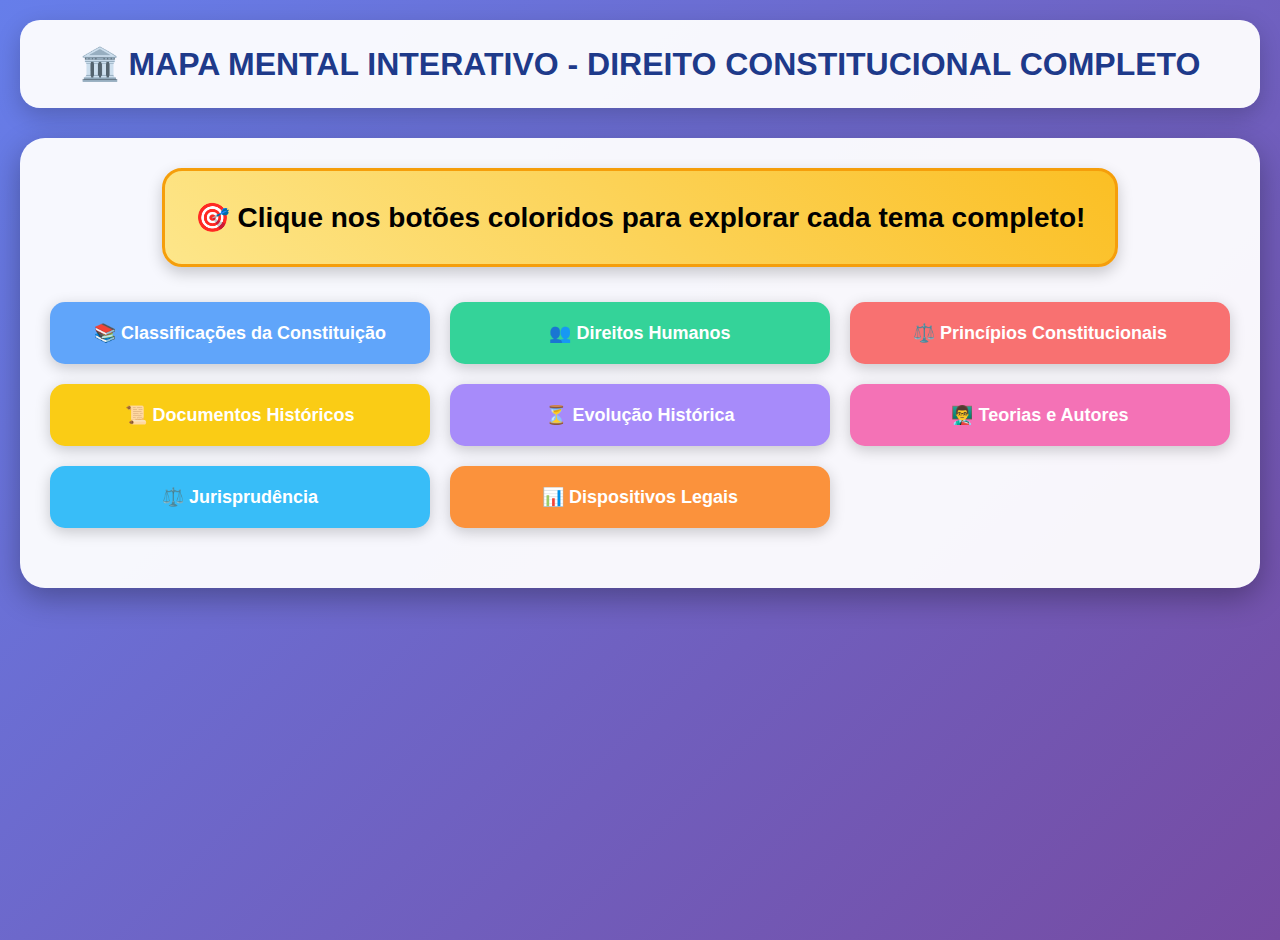
<file: MAPA MENTAL CONSTITUCIONAL.html>
<!DOCTYPE html>
<html lang="pt-BR">
<head>
<meta charset="UTF-8">
<title>Mapa Mental Interativo - Direito Constitucional COMPLETO</title>
<style>
  body { 
    font-family: 'Segoe UI', Arial, sans-serif; 
    background: linear-gradient(135deg, #667eea 0%, #764ba2 100%);
    margin: 0; 
    padding: 20px; 
    text-align: center; 
    min-height: 100vh;
  }
  
  header { 
    background: rgba(255, 255, 255, 0.95); 
    color: #1e3a8a; 
    padding: 25px; 
    font-size: 32px; 
    font-weight: bold; 
    border-radius: 20px;
    margin-bottom: 30px;
    box-shadow: 0 8px 25px rgba(0,0,0,0.2);
  }
  
  .container { 
    margin: 20px auto; 
    max-width: 1400px; 
    background: rgba(255, 255, 255, 0.95);
    padding: 30px;
    border-radius: 25px;
    box-shadow: 0 10px 30px rgba(0,0,0,0.3);
  }
  
  .central { 
    background: linear-gradient(45deg, #fde68a, #fbbf24);
    padding: 30px; 
    border-radius: 20px; 
    display: inline-block; 
    font-weight: bold; 
    font-size: 28px; 
    margin-bottom: 35px;
    box-shadow: 0 6px 15px rgba(0,0,0,0.2);
    border: 3px solid #f59e0b;
  }
  
  .topics-grid {
    display: grid;
    grid-template-columns: repeat(auto-fit, minmax(300px, 1fr));
    gap: 20px;
    margin-bottom: 30px;
  }
  
  .topic { 
    cursor: pointer; 
    padding: 20px 25px; 
    border-radius: 15px; 
    color: white; 
    font-weight: bold; 
    font-size: 18px;
    transition: all 0.3s ease;
    border: none;
    box-shadow: 0 4px 15px rgba(0,0,0,0.2);
    display: flex;
    align-items: center;
    justify-content: center;
    gap: 10px;
  }
  
  .topic:hover { 
    transform: translateY(-5px) scale(1.05);
    box-shadow: 0 8px 25px rgba(0,0,0,0.3);
  }
  
  .explicacao { 
    display: none; 
    margin: 30px auto; 
    padding: 30px; 
    background: white; 
    border: 3px solid #e5e7eb; 
    border-radius: 20px; 
    width: 95%; 
    text-align: left; 
    box-shadow: 0 8px 25px rgba(0,0,0,0.15);
  }
  
  .subtopics-grid {
    display: grid;
    grid-template-columns: repeat(auto-fit, minmax(250px, 1fr));
    gap: 15px;
    margin: 20px 0;
  }
  
  .subtopic { 
    cursor: pointer; 
    padding: 15px 20px; 
    border-radius: 12px; 
    background: #e0f2fe; 
    display: flex;
    align-items: center;
    justify-content: center;
    font-weight: bold; 
    transition: all 0.3s ease;
    border: 2px solid transparent;
    gap: 8px;
  }
  
  .subtopic:hover { 
    background: #93c5fd; 
    color: white;
    transform: translateY(-3px);
    border-color: #3b82f6;
  }
  
  .subexplicacao { 
    display: none; 
    margin: 20px 0; 
    padding: 25px; 
    background: #f8fafc; 
    border-left: 6px solid #2563eb; 
    border-radius: 12px;
    box-shadow: 0 4px 15px rgba(0,0,0,0.1);
  }
  
  h3 { 
    color: #111827; 
    margin-top: 0; 
    font-size: 28px;
    border-bottom: 3px solid #3b82f6;
    padding-bottom: 10px;
    margin-bottom: 25px;
  }
  
  h4 {
    color: #1e40af;
    margin: 20px 0 15px 0;
    font-size: 22px;
  }
  
  .conceito-box {
    background: #f0f9ff;
    padding: 20px;
    border-radius: 12px;
    margin: 15px 0;
    border-left: 5px solid #0369a1;
  }
  
  .autor-box {
    background: #fef7ed;
    padding: 18px;
    border-radius: 10px;
    margin: 12px 0;
    border-left: 5px solid #ea580c;
  }
  
  .doutrina-box {
    background: #faf5ff;
    padding: 18px;
    border-radius: 10px;
    margin: 12px 0;
    border-left: 5px solid #7c3aed;
  }
  
  .jurisprudencia-box {
    background: #f0fdf4;
    padding: 18px;
    border-radius: 10px;
    margin: 12px 0;
    border-left: 5px solid #16a34a;
  }
  
  .btn-voltar {
    background: #6b7280;
    color: white;
    padding: 12px 25px;
    border: none;
    border-radius: 10px;
    cursor: pointer;
    font-weight: bold;
    margin-top: 20px;
    transition: all 0.3s ease;
  }
  
  .btn-voltar:hover {
    background: #4b5563;
    transform: translateY(-2px);
  }
</style>
</head>
<body>

<header>🏛️ MAPA MENTAL INTERATIVO - DIREITO CONSTITUCIONAL COMPLETO</header>

<div class="container">
  <div class="central">🎯 Clique nos botões coloridos para explorar cada tema completo!</div>

  <!-- GRADE DE BOTÕES PRINCIPAIS -->
  <div class="topics-grid">
    <button class="topic" style="background:#60a5fa;" onclick="mostrar('classificacao')">📚 Classificações da Constituição</button>
    <button class="topic" style="background:#34d399;" onclick="mostrar('direitos')">👥 Direitos Humanos</button>
    <button class="topic" style="background:#f87171;" onclick="mostrar('principios')">⚖️ Princípios Constitucionais</button>
    <button class="topic" style="background:#facc15;" onclick="mostrar('documentos')">📜 Documentos Históricos</button>
    <button class="topic" style="background:#a78bfa;" onclick="mostrar('evolucao')">⏳ Evolução Histórica</button>
    <button class="topic" style="background:#f472b6;" onclick="mostrar('autores')">👨‍🏫 Teorias e Autores</button>
    <button class="topic" style="background:#38bdf8;" onclick="mostrar('juris')">⚖️ Jurisprudência</button>
    <button class="topic" style="background:#fb923c;" onclick="mostrar('dispositivos')">📊 Dispositivos Legais</button>
  </div>

  <!-- SEÇÃO: CLASSIFICAÇÕES DA CONSTITUIÇÃO -->
  <div id="classificacao" class="explicacao">
    <h3>📚 CLASSIFICAÇÕES DA CONSTITUIÇÃO</h3>
    
    <div class="subtopics-grid">
      <div class="subtopic" onclick="mostrarSub('origem')">🎯 Quanto à Origem</div>
      <div class="subtopic" onclick="mostrarSub('forma')">📝 Quanto à Forma</div>
      <div class="subtopic" onclick="mostrarSub('extensao')">⚖️ Quanto à Extensão</div>
      <div class="subtopic" onclick="mostrarSub('conteudo')">🔍 Quanto ao Conteúdo</div>
      <div class="subtopic" onclick="mostrarSub('alterabilidade')">🔄 Quanto à Alterabilidade</div>
      <div class="subtopic" onclick="mostrarSub('elaboracao')">🔬 Modo de Elaboração</div>
      <div class="subtopic" onclick="mostrarSub('sistematica')">📊 Quanto à Sistemática</div>
      <div class="subtopic" onclick="mostrarSub('dogmatica')">💡 Quanto à Dogmática</div>
      <div class="subtopic" onclick="mostrarSub('ontologica')">🎭 Critério Ontológico</div>
      <div class="subtopic" onclick="mostrarSub('sistema')">⚖️ Quanto ao Sistema</div>
      <div class="subtopic" onclick="mostrarSub('funcao')">🎯 Quanto à Função</div>
      <div class="subtopic" onclick="mostrarSub('decretacao')">🌍 Origem da Decretação</div>
    </div>

    <!-- SUBSESSÕES -->
    <div id="origem" class="subexplicacao">
      <h4>🎯 Classificação Quanto à ORIGEM</h4>
      <div class="conceito-box">
        <p><strong>🛑 OUTORGADA:</strong> Constituição imposta unilateralmente pelo detentor do poder, sem participação popular. Exemplo: Constituições de 1824, 1937 e 1967 no Brasil.</p>
        <p><strong>✅ PROMULGADA:</strong> Elaborada democraticamente por Assembleia Constituinte eleita pelo povo. Exemplo: CF/88.</p>
        <p><strong>👑 CESARISTA:</strong> Participação popular apenas para ratificar vontade do governante, sem efetiva deliberação democrática.</p>
        <p><strong>🤝 PACTUADA:</strong> Resultado de acordo entre forças políticas rivais. Exemplo: Constituição espanhola de 1978.</p>
      </div>
    </div>

    <div id="forma" class="subexplicacao">
      <h4>📝 Classificação Quanto à FORMA</h4>
      <div class="conceito-box">
        <p><strong>📄 ESCRITA (Instrumental):</strong> Constituição codificada em documento único e sistematizado. Exemplo: CF/88.</p>
        <p><strong>📚 COSTUMEIRA (Não-escrita):</strong> Baseada em tradições, costumes e documentos esparsos. Exemplo clássico: Constituição da Inglaterra.</p>
      </div>
    </div>

    <div id="extensao" class="subexplicacao">
      <h4>⚖️ Classificação Quanto à EXTENSÃO</h4>
      <div class="conceito-box">
        <p><strong>✍️ SINTÉTICA:</strong> Constituição concisa, com apenas princípios fundamentais. Exemplo: Constituição dos EUA.</p>
        <p><strong>📖 ANALÍTICA:</strong> Constituição detalhada que regulamenta minuciosamente diversos temas. Exemplo: CF/88 (uma das mais extensas do mundo).</p>
        <p><em>Exemplo de norma analítica: Art. 242, §2º da CF/88 que trata do Colégio Pedro II.</em></p>
      </div>
    </div>

    <div id="conteudo" class="subexplicacao">
      <h4>🔍 Classificação Quanto ao CONTEÚDO</h4>
      <div class="conceito-box">
        <p><strong>📌 SENTIDO MATERIAL:</strong> Aborda o conteúdo essencial - estrutura do Estado, organização dos poderes e direitos fundamentais.</p>
        <p><strong>🏷️ SENTIDO FORMAL:</strong> Considera o processo de elaboração e posição hierárquica. Qualquer norma no texto constitucional tem caráter constitucional.</p>
        <p><em>A CF/88 é formal!</em></p>
      </div>
    </div>

    <div id="alterabilidade" class="subexplicacao">
      <h4>🔄 Classificação Quanto à ALTERABILIDADE</h4>
      <div class="conceito-box">
        <p><strong>🔒 RÍGIDA:</strong> Exige processo legislativo mais solene para alteração (Art. 60 da CF/88).</p>
        <p><strong>🔓 FLEXÍVEL:</strong> Pode ser alterada pelo mesmo processo das leis ordinárias.</p>
        <p><strong>⚖️ SEMIRRÍGIDA:</strong> Combina rigidez e flexibilidade (ex: Constituição de 1824).</p>
        <p><strong>🚫 SUPERRÍGIDA:</strong> Possui cláusulas pétreas (Art. 60, §4º da CF/88).</p>
        <p><strong>🔄 FIXAS:</strong> Só podem ser alteradas pelo poder constituinte originário.</p>
      </div>
    </div>

    <div id="elaboracao" class="subexplicacao">
      <h4>🔬 Classificação Quanto ao MODO DE ELABORAÇÃO</h4>
      <div class="conceito-box">
        <p><strong>🎯 DOGMÁTICA:</strong> Elaborada de forma reflexiva e sistemática por assembleias constituintes. Exemplo: CF/88.</p>
        <p><strong>📜 HISTÓRICA:</strong> Formada gradualmente pela tradição e costumes. Exemplo: Constituição inglesa.</p>
      </div>
    </div>

    <div id="sistematica" class="subexplicacao">
      <h4>📊 Classificação Quanto à SISTEMÁTICA</h4>
      <div class="conceito-box">
        <p><strong>📦 REDUZIDA (Unitária):</strong> Código único e sistemático. Exemplo: Constituições brasileiras.</p>
        <p><strong>📑 VARIADA (Esparsa):</strong> Fragmentada em vários documentos. Exemplo: Constituições belga (1830) e francesa (1875).</p>
      </div>
    </div>

    <div id="dogmatica" class="subexplicacao">
      <h4>💡 Classificação Quanto à DOGMÁTICA</h4>
      <div class="conceito-box">
        <p><strong>🔴 ORTODOXA:</strong> Fundada em uma única ideologia. Exemplo: Constituições socialistas.</p>
        <p><strong>🌈 ECLÉTICA (Compromissória):</strong> Sintetiza diferentes ideologias. Exemplo: CF/88.</p>
      </div>
    </div>

    <div id="ontologica" class="subexplicacao">
      <h4>🎭 Classificação ONTOLÓGICA (Karl Loewenstein)</h4>
      <div class="conceito-box">
        <p><strong>📌 NORMATIVA:</strong> Constituição ideal, plenamente eficaz e internalizada.</p>
        <p><strong>🏷️ NOMINALISTA:</strong> Constituição de fachada, sem correspondência com a realidade.</p>
        <p><strong>🎭 SEMÂNTICA:</strong> Instrumentalizada para legitimar poder autoritário.</p>
      </div>
    </div>

    <div id="sistema" class="subexplicacao">
      <h4>⚖️ Classificação Quanto ao SISTEMA</h4>
      <div class="conceito-box">
        <p><strong>🎯 PRINCIPIOLÓGICA:</strong> Predomínio de princípios constitucionais abstratos. Exemplo: CF/88.</p>
        <p><strong>📋 PRECEITUAL:</strong> Predomínio de regras concretas e detalhadas. Exemplo: Constituição mexicana.</p>
      </div>
    </div>

    <div id="funcao" class="subexplicacao">
      <h4>🎯 Classificação Quanto à FUNÇÃO</h4>
      <div class="conceito-box">
        <p><strong>⏱️ PROVISÓRIA:</strong> Constituição de transição entre regimes políticos.</p>
        <p><strong>🏛️ DEFINITIVA:</strong> Constituição de duração indeterminada, ordem constitucional permanente.</p>
      </div>
    </div>

    <div id="decretacao" class="subexplicacao">
      <h4>🌍 Classificação Quanto à ORIGEM DA DECRETAÇÃO</h4>
      <div class="conceito-box">
        <p><strong>🌐 HETEROCONSTITUIÇÃO:</strong> Imposta por agente externo (potência estrangeira, ONU).</p>
        <p><strong>🇧🇷 AUTOCONSTITUIÇÃO:</strong> Elaborada internamente pelo povo (assembleia constituinte ou movimento revolucionário).</p>
      </div>
    </div>

    <button class="btn-voltar" onclick="ocultarTudo()">⬅️ Voltar ao Menu Principal</button>
  </div>

  <!-- SEÇÃO: DIREITOS HUMANOS -->
  <div id="direitos" class="explicacao">
    <h3>👥 DIREITOS HUMANOS - TEORIA COMPLETA</h3>
    
    <div class="subtopics-grid">
      <div class="subtopic" onclick="mostrarSub('geracoes')">📅 Gerações/Dimensões</div>
      <div class="subtopic" onclick="mostrarSub('status')">🎯 Status de Jellinek</div>
      <div class="subtopic" onclick="mostrarSub('conceito')">🔍 Conceito Fundamental</div>
      <div class="subtopic" onclick="mostrarSub('terminologia')">📝 Terminologia</div>
    </div>

    <div id="geracoes" class="subexplicacao">
      <h4>📅 GERAÇÕES/DIMENSÕES DOS DIREITOS HUMANOS</h4>
      <div class="conceito-box">
        <p><strong>1️⃣ PRIMEIRA GERAÇÃO - DIREITOS DE LIBERDADE:</strong> Direitos civis e políticos. Marcos: Revoluções Americana e Francesa. Exigem abstenção estatal.</p>
        <p><strong>2️⃣ SEGUNDA GERAÇÃO - DIREITOS DE IGUALDADE:</strong> Direitos econômicos, sociais e culturais. Surge com o Estado Social. Exigem ação positiva do Estado.</p>
        <p><strong>3️⃣ TERCEIRA GERAÇÃO - DIREITOS DE SOLIDARIEDADE:</strong> Direitos difusos e coletivos (meio ambiente, paz, desenvolvimento).</p>
        <p><strong>4️⃣ QUARTA GERAÇÃO:</strong> Direitos à democracia, informação e pluralismo (Bonavides) OU direitos da biotecnologia (Bobbio).</p>
        <p><strong>5️⃣ QUINTA GERAÇÃO:</strong> Direito à paz internacional (Bonavides).</p>
        <p><strong>6️⃣ SEXTA GERAÇÃO:</strong> Democracia, pluralismo, direito à informação e água potável (Bulos).</p>
        <p><strong>7️⃣ SÉTIMA GERAÇÃO:</strong> Direitos digitais e acesso à internet (PEC 8/2020).</p>
      </div>
    </div>

    <div id="status" class="subexplicacao">
      <h4>🎯 STATUS DE JELLINEK</h4>
      <div class="conceito-box">
        <p><strong>➕ STATUS POSITIVO:</strong> Direito a exigir prestações do Estado.</p>
        <p><strong>➖ STATUS NEGATIVO:</strong> Direito de não sofrer interferência estatal.</p>
        <p><strong>🛑 STATUS PASSIVO:</strong> Situação de sujeição ao Estado.</p>
        <p><strong>✅ STATUS ATIVO:</strong> Direito de participar da formação da vontade estatal.</p>
      </div>
    </div>

    <div id="conceito" class="subexplicacao">
      <h4>🔍 CONCEITO DE DIREITOS HUMANOS</h4>
      <div class="conceito-box">
        <p><strong>Definição ONU:</strong> "Garantias jurídicas universais que protegem indivíduos e grupos contra ações ou omissões dos governos que atentem contra a dignidade humana".</p>
        <p>Direitos Essenciais, Liberdades Públicas, Direitos do Homem, Direitos Humanos Fundamentais.</p>
      </div>
    </div>

    <div id="terminologia" class="subexplicacao">
      <h4>📝 TERMINOLOGIA - DIFERENÇAS CONCEITUAIS</h4>
      <div class="conceito-box">
        <p><strong>🌍 DIREITOS HUMANOS:</strong> Reconhecidos internacionalmente.</p>
        <p><strong>🇧🇷 DIREITOS FUNDAMENTAIS:</strong> Positivados na Constituição de cada Estado.</p>
        <p><strong>📜 DIREITOS FUNDAMENTAIS ATÍPICOS:</strong> Não expressamente enumerados, mas decorrentes do regime e princípios constitucionais (Art. 5º, §2º, CF/88).</p>
      </div>
    </div>

    <button class="btn-voltar" onclick="ocultarTudo()">⬅️ Voltar ao Menu Principal</button>
  </div>

  <!-- SEÇÃO: PRINCÍPIOS CONSTITUCIONAIS -->
  <div id="principios" class="explicacao">
    <h3>⚖️ PRINCÍPIOS CONSTITUCIONAIS FUNDAMENTAIS</h3>
    
    <div class="subtopics-grid">
      <div class="subtopic" onclick="mostrarSub('retrocesso')">🔄 Proibição ao Retrocesso</div>
      <div class="subtopic" onclick="mostrarSub('reserva')">💰 Reserva do Possível</div>
      <div class="subtopic" onclick="mostrarSub('ponderacao')">⚖️ Ponderação</div>
      <div class="subtopic" onclick="mostrarSub('atipicos')">📜 Direitos Atípicos</div>
      <div class="subtopic" onclick="mostrarSub('norteadores')">🎯 Princípios Norteadores</div>
    </div>

    <div id="retrocesso" class="subexplicacao">
      <h4>🔄 PROIBIÇÃO AO RETROCESSO</h4>
      <div class="conceito-box">
        <p><strong>Conceito:</strong> Vedação à supressão ou redução de direitos fundamentais já consolidados.</p>
        <p><strong>Base Legal:</strong> Art. 30 da Declaração Universal dos Direitos Humanos (1948).</p>
        <p><strong>Doutrina:</strong> Gomes Canotilho - "núcleo essencial dos direitos já realizados não pode ser suprimido sem alternativas compensatórias".</p>
        <p><strong>Jurisprudência:</strong> Ricardo Lewandowski (STF) - direitos fundamentais não podem ser simplesmente suprimidos.</p>
      </div>
    </div>

    <div id="reserva" class="subexplicacao">
      <h4>💰 RESERVA DO POSSÍVEL vs MÍNIMO EXISTENCIAL</h4>
      <div class="conceito-box">
        <p><strong>RESERVA DO POSSÍVEL:</strong> Estado só deve realizar o que está dentro de seus limites orçamentários.</p>
        <p><strong>MÍNIMO EXISTENCIAL:</strong> Conjunto de bens materiais e imateriais indispensáveis para vida digna.</p>
        <p><strong>Tensão:</strong> Discussão entre limitações orçamentárias e direitos fundamentais essenciais.</p>
      </div>
    </div>

    <div id="ponderacao" class="subexplicacao">
      <h4>⚖️ PONDERAÇÃO (Robert Alexy)</h4>
      <div class="conceito-box">
        <p><strong>Teoria da Ponderação:</strong> Solução de conflitos entre princípios constitucionais através da proporcionalidade.</p>
        <p><strong>Objetivo:</strong> Maximizar a realização de ambos os princípios em conflito.</p>
        <p><strong>Aplicação:</strong> Em caso de colisão, busca-se decisão menos onerosa possível à parte derrotada.</p>
      </div>
    </div>

    <div id="atipicos" class="subexplicacao">
      <h4>📜 DIREITOS FUNDAMENTAIS ATÍPICOS</h4>
      <div class="conceito-box">
        <p><strong>Base Legal:</strong> Art. 5º, §2º da CF/88 - "Os direitos e garantias expressos nesta Constituição não excluem outros decorrentes do regime e dos princípios por ela adotados".</p>
        <p><strong>Conceito:</strong> Direitos não expressamente enumerados, mas decorrentes do sistema constitucional.</p>
        <p><strong>Doutrina:</strong> Eduardo Rodrigues dos Santos - ampliação da proteção dos direitos fundamentais.</p>
      </div>
    </div>

    <div id="norteadores" class="subexplicacao">
      <h4>🎯 PRINCÍPIOS NORTEADORES</h4>
      <div class="conceito-box">
        <p><strong>⚖️ RAZOABILIDADE:</strong> Proporcionalidade e adequação nas decisões.</p>
        <p><strong>🚫 PROIBIÇÃO DO EXCESSO:</strong> Vedação a medidas desnecessárias ou excessivas.</p>
        <p><strong>⚖️ EQUIDADE:</strong> Justiça e igualdade no tratamento.</p>
        <p><em>Ferramentas hermenêuticas essenciais para solução de controvérsias constitucionais.</em></p>
      </div>
    </div>

    <button class="btn-voltar" onclick="ocultarTudo()">⬅️ Voltar ao Menu Principal</button>
  </div>

  <!-- SEÇÃO: DOCUMENTOS HISTÓRICOS -->
  <div id="documentos" class="explicacao">
    <h3>📜 DOCUMENTOS HISTÓRICOS FUNDAMENTAIS</h3>
    
    <div class="subtopics-grid">
      <div class="subtopic" onclick="mostrarSub('hamurabi')">◼️ Código de Hamurábi</div>
      <div class="subtopic" onclick="mostrarSub('torah')">📖 Torah</div>
      <div class="subtopic" onclick="mostrarSub('magna')">👑 Magna Carta</div>
      <div class="subtopic" onclick="mostrarSub('mexicana')">🇲🇽 Constituição Mexicana</div>
      <div class="subtopic" onclick="mostrarSub('weimar')">🇩🇪 Constituição de Weimar</div>
      <div class="subtopic" onclick="mostrarSub('internacional')">🌍 Carta Internacional</div>
    </div>

    <div id="hamurabi" class="subexplicacao">
      <h4>◼️ CÓDIGO DE HAMURÁBI (1750 a.C.)</h4>
      <div class="conceito-box">
        <p><strong>Importância:</strong> Primeiro conjunto de leis escritas da história.</p>
        <p><strong>Princípio:</strong> Proporcionalidade da pena ("olho por olho, dente por dente").</p>
        <p><strong>Legado:</strong> Estabeleceu direitos como propriedade, vida, honra, dignidade, família.</p>
        <p><strong>Inovação:</strong> Previu supremacia das leis perante os governantes.</p>
      </div>
    </div>

    <div id="torah" class="subexplicacao">
      <h4>📖 TORAH/LEI DE MOISÉS (Séc. XII a.C.)</h4>
      <div class="conceito-box">
        <p><strong>Base:</strong> Cinco primeiros livros da Bíblia (Pentateuco).</p>
        <p><strong>Sistema:</strong> Jurídico-religioso que influenciou tradições judaico-cristãs.</p>
        <p><strong>Conteúdo:</strong> Regras religiosas, morais e sociais para o povo de Israel.</p>
        <p><strong>Relevância:</strong> Preceitos morais e jurídicos permanecem atuais.</p>
      </div>
    </div>

    <div id="magna" class="subexplicacao">
      <h4>👑 MAGNA CARTA (1215)</h4>
      <div class="conceito-box">
        <p><strong>Contexto:</strong> Assinada pelo Rei João Sem Terra da Inglaterra.</p>
        <p><strong>Inovação:</strong> Primeira grande limitação ao poder absoluto dos monarcas.</p>
        <p><strong>Garantias:</strong> Devido processo legal, propriedade privada, liberdade de ir e vir.</p>
        <p><strong>Legado:</strong> Influenciou o desenvolvimento do constitucionalismo mundial.</p>
      </div>
    </div>

    <div id="mexicana" class="subexplicacao">
      <h4>🇲🇽 CONSTITUIÇÃO MEXICANA (1917)</h4>
      <div class="conceito-box">
        <p><strong>Marco:</strong> Primeira constituição social do mundo.</p>
        <p><strong>Contexto:</strong> Influenciada pela Revolução Mexicana.</p>
        <p><strong>Inovação:</strong> Incorporação pioneira de direitos sociais e trabalhistas.</p>
        <p><strong>Influência:</strong> Serviu de modelo para Constituição brasileira de 1934.</p>
      </div>
    </div>

    <div id="weimar" class="subexplicacao">
      <h4>🇩🇪 CONSTITUIÇÃO DE WEIMAR (1919)</h4>
      <div class="conceito-box">
        <p><strong>Transição:</strong> Do Estado Liberal para o Estado Social.</p>
        <p><strong>Inovação:</strong> Incorporação de direitos econômicos e sociais.</p>
        <p><strong>Direitos:</strong> Trabalho, proteção ao trabalho, assistência social, sindicalização.</p>
        <p><strong>Influência:</strong> Fundamental para o constitucionalismo social do século XX.</p>
      </div>
    </div>

    <div id="internacional" class="subexplicacao">
      <h4>🌍 CARTA INTERNACIONAL DE DIREITOS HUMANOS</h4>
      <div class="conceito-box">
        <p><strong>📑 Declaração Universal dos Direitos Humanos (1948):</strong> Documento fundador, base do direito internacional.</p>
        <p><strong>⚖️ Pacto Internacional dos Direitos Civis e Políticos (1966):</strong> Instrumento vinculante de proteção.</p>
        <p><strong>🤝 Pacto Internacional dos Direitos Sociais e Culturais (1966):</strong> Direitos sociais vinculantes.</p>
        <p><strong>Contexto:</strong> Resposta às atrocidades da Segunda Guerra Mundial.</p>
      </div>
    </div>

    <button class="btn-voltar" onclick="ocultarTudo()">⬅️ Voltar ao Menu Principal</button>
  </div>

  <!-- SEÇÃO: EVOLUÇÃO HISTÓRICA -->
  <div id="evolucao" class="explicacao">
    <h3>⏳ EVOLUÇÃO HISTÓRICA DO CONSTITUCIONALISMO</h3>
    
    <div class="subtopics-grid">
      <div class="subtopic" onclick="mostrarSub('antiguidade')">🏛️ Antiguidade</div>
      <div class="subtopic" onclick="mostrarSub('media')">⛪ Idade Média</div>
      <div class="subtopic" onclick="mostrarSub('moderna')">🎩 Idade Moderna</div>
      <div class="subtopic" onclick="mostrarSub('americana')">🇺🇸 Constitucionalismo Americano</div>
      <div class="subtopic" onclick="mostrarSub('moderno')">🇫🇷 Constitucionalismo Moderno</div>
      <div class="subtopic" onclick="mostrarSub('contemporaneo')">🌐 Constitucionalismo Contemporâneo</div>
    </div>

    <div id="antiguidade" class="subexplicacao">
      <h4>🏛️ ANTIGUIDADE</h4>
      <div class="conceito-box">
        <p><strong>"Lei do Senhor":</strong> Hebreus - limitações baseadas em concepções religiosas.</p>
        <p><strong>Democracia direta:</strong> Cidades-estados gregas.</p>
        <p><strong>Característica:</strong> Direitos vinculados à posição social, sem caráter universal.</p>
      </div>
    </div>

    <div id="media" class="subexplicacao">
      <h4>⛪ IDADE MÉDIA</h4>
      <div class="conceito-box">
        <p><strong>Magna Carta (1215):</strong> Primeiro documento limitador do poder real.</p>
        <p><strong>Petition of Rights (1628):</strong> Outro marco do constitucionalismo medieval.</p>
        <p><strong>Característica:</strong> Pluralismo jurídico (direito canônico, feudal, real).</p>
      </div>
    </div>

    <div id="moderna" class="subexplicacao">
      <h4>🎩 IDADE MODERNA</h4>
      <div class="conceito-box">
        <p><strong>Habeas Corpus Act (1679):</strong> Garantia fundamental de liberdade.</p>
        <p><strong>Bill of Rights (1689):</strong> Estabeleceu direitos do Parlamento inglês.</p>
        <p><strong>Act of Settlement (1701):</strong> Independência do judiciário.</p>
        <p><strong>Característica:</strong> Nascimento do constitucionalismo e direitos fundamentais.</p>
      </div>
    </div>

    <div id="americana" class="subexplicacao">
      <h4>🇺🇸 CONSTITUCIONALISMO NORTE-AMERICANO</h4>
      <div class="conceito-box">
        <p><strong>Fundamental Orders of Connecticut (1639):</strong> Primeiro documento constitucional americano.</p>
        <p><strong>Declaration of Rights da Virgínia (1776):</strong> Marco dos direitos individuais.</p>
        <p><strong>Constituição dos EUA (1787):</strong> Primeira constituição escrita moderna.</p>
        <p><strong>Característica:</strong> Federalismo, separação de poderes, controle de constitucionalidade.</p>
      </div>
    </div>

    <div id="moderno" class="subexplicacao">
      <h4>🇫🇷 CONSTITUCIONALISMO MODERNO</h4>
      <div class="conceito-box">
        <p><strong>Constituição norte-americana (1787):</strong> Modelo de constituição escrita.</p>
        <p><strong>Constituição francesa (1791):</strong> Influenciada pela Revolução Francesa.</p>
        <p><strong>Característica:</strong> Consolidação do Estado Liberal de Direito.</p>
      </div>
    </div>

    <div id="contemporaneo" class="subexplicacao">
      <h4>🌐 CONSTITUCIONALISMO CONTEMPORÂNEO</h4>
      <div class="conceito-box">
        <p><strong>Ampliação de direitos:</strong> Segunda e terceira dimensões.</p>
        <p><strong>Constitucionalismo globalizado:</strong> Influência internacional.</p>
        <p><strong>Neoconstitucionalismo:</strong> Fortalecimento da jurisdição constitucional.</p>
        <p><strong>Estado Constitucional de Direito:</strong> Supremacia da Constituição.</p>
        <p><strong>Pós-positivismo:</strong> Releitura do direito natural.</p>
      </div>
    </div>

    <button class="btn-voltar" onclick="ocultarTudo()">⬅️ Voltar ao Menu Principal</button>
  </div>

  <!-- SEÇÃO: AUTORES E TEORIAS -->
  <div id="autores" class="explicacao">
    <h3>👨‍🏫 TEORIAS E AUTORES FUNDAMENTAIS</h3>
    
    <div class="subtopics-grid">
      <div class="subtopic" onclick="mostrarSub('kelsen')">⚖️ Hans Kelsen</div>
      <div class="subtopic" onclick="mostrarSub('loewenstein')">🎭 Karl Loewenstein</div>
      <div class="subtopic" onclick="mostrarSub('bobbio')">📚 Norberto Bobbio</div>
      <div class="subtopic" onclick="mostrarSub('vasak')">📅 Karel Vasak</div>
      <div class="subtopic" onclick="mostrarSub('sarlet')">🇧🇷 Ingo Sarlet</div>
      <div class="subtopic" onclick="mostrarSub('jellinek')">🎯 Georg Jellinek</div>
      <div class="subtopic" onclick="mostrarSub('alexy')">⚖️ Robert Alexy</div>
      <div class="subtopic" onclick="mostrarSub('bonavides')">🇧🇷 Paulo Bonavides</div>
      <div class="subtopic" onclick="mostrarSub('bulos')">🇧🇷 Uadi L. Bulos</div>
    </div>

    <div id="kelsen" class="subexplicacao">
      <h4>⚖️ HANS KELSEN</h4>
      <div class="autor-box">
        <p><strong>Teoria Pura do Direito:</strong> Constituição como norma fundamental pura (Grundnorm).</p>
        <p><strong>Conceito:</strong> Localizada no plano do "dever-ser", desvinculada de fundamentações sociológicas, políticas ou filosóficas.</p>
        <p><strong>Contribuição:</strong> Sentido jurídico formalista da Constituição.</p>
      </div>
    </div>

    <div id="loewenstein" class="subexplicacao">
      <h4>🎭 KARL LOEWENSTEIN</h4>
      <div class="autor-box">
        <p><strong>Classificação Ontológica:</strong> Normativa, Nominalista, Semântica.</p>
        <p><strong>Objetivo:</strong> Identificar correspondência entre texto constitucional e realidade política.</p>
        <p><strong>Legado:</strong> Critério de efetividade constitucional.</p>
      </div>
    </div>

    <div id="bobbio" class="subexplicacao">
      <h4>📚 NORBERTO BOBBIO</h4>
      <div class="autor-box">
        <p><strong>Obra:</strong> "A Era dos Direitos" - fundamental para teoria dos direitos humanos.</p>
        <p><strong>Contribuição:</strong> Defende classificação em "dimensões" rather than "gerações".</p>
        <p><strong>Visão:</strong> Direitos se complementam rather than se substituem.</p>
      </div>
    </div>

    <div id="vasak" class="subexplicacao">
      <h4>📅 KAREL VASAK</h4>
      <div class="autor-box">
        <p><strong>Teoria das Gerações:</strong> 1ª (Liberdade), 2ª (Igualdade), 3ª (Fraternidade).</p>
        <p><strong>Metáfora:</strong> Revolução Francesa como base classificatória.</p>
        <p><strong>Objetivo:</strong> Ferramenta didática para evolução histórica dos direitos.</p>
      </div>
    </div>

    <div id="sarlet" class="subexplicacao">
      <h4>🇧🇷 INGO SARLET</h4>
      <div class="autor-box">
        <p><strong>Especialidade:</strong> Direitos fundamentais.</p>
        <p><strong>Contribuição:</strong> Defende classificação em dimensões cumulativas e indivisíveis.</p>
        <p><strong>Visão:</strong> Evita ideia de superação, enfatiza coexistência dos direitos.</p>
      </div>
    </div>

    <div id="jellinek" class="subexplicacao">
      <h4>🎯 GEORG JELLINEK</h4>
      <div class="autor-box">
        <p><strong>Teoria dos Quatro Status:</strong> Positivo, Negativo, Passivo, Ativo.</p>
        <p><strong>Objetivo:</strong> Explicar diferentes posições do indivíduo perante o Estado.</p>
        <p><strong>Período:</strong> Final do século XIX.</p>
      </div>
    </div>

    <div id="alexy" class="subexplicacao">
      <h4>⚖️ ROBERT ALEXY</h4>
      <div class="autor-box">
        <p><strong>Teoria da Ponderação:</strong> Solução de conflitos entre princípios constitucionais.</p>
        <p><strong>Princípio:</strong> Proporcionalidade nas decisões constitucionais.</p>
        <p><strong>Objetivo:</strong> Maximizar realização de ambos os princípios em conflito.</p>
      </div>
    </div>

    <div id="bonavides" class="subexplicacao">
      <h4>🇧🇷 PAULO BONAVIDES</h4>
      <div class="autor-box">
        <p><strong>Contribuição:</strong> Defensor das 4ª, 5ª e 6ª gerações dos direitos fundamentais.</p>
        <p><strong>4ª Geração:</strong> Direito à democracia, informação e pluralismo político.</p>
        <p><strong>5ª Geração:</strong> Direito à paz.</p>
      </div>
    </div>

    <div id="bulos" class="subexplicacao">
      <h4>🇧🇷 UADI L. BULOS</h4>
      <div class="autor-box">
        <p><strong>Teoria da 6ª Dimensão:</strong> Democracia, pluralismo político e direito à informação.</p>
        <p><strong>Inclusão:</strong> Direito à água potável como direito humano essencial.</p>
        <p><strong>Base:</strong> Resolução 64/A/RES/64/292 da ONU (2010).</p>
      </div>
    </div>

    <button class="btn-voltar" onclick="ocultarTudo()">⬅️ Voltar ao Menu Principal</button>
  </div>

  <!-- SEÇÃO: JURISPRUDÊNCIA -->
  <div id="juris" class="explicacao">
    <h3>⚖️ JURISPRUDÊNCIA E CASOS IMPORTANTES</h3>
    
    <div class="subtopics-grid">
      <div class="subtopic" onclick="mostrarSub('riggs')">⚖️ Riggs vs. Palmer</div>
      <div class="subtopic" onclick="mostrarSub('alema')">🇩🇪 Tribunal Alemão</div>
      <div class="subtopic" onclick="mostrarSub('stf')">🇧🇷 STF - Retrocesso</div>
    </div>

    <div id="riggs" class="subexplicacao">
      <h4>⚖️ RIGGS VS. PALMER (1889)</h4>
      <div class="jurisprudencia-box">
        <p><strong>Caso:</strong> Conflito entre direito à herança e direito à vida.</p>
        <p><strong>Fatos:</strong> Herdeiro assassina testador para receber herança.</p>
        <p><strong>Decisão:</strong> Tribunal de Nova York impediu assassino de receber herança.</p>
        <p><strong>Princípio:</strong> Ninguém pode se beneficiar de próprio ilícito.</p>
      </div>
    </div>

    <div id="alema" class="subexplicacao">
      <h4>🇩🇪 TRIBUNAL FEDERAL ALEMÃO</h4>
      <div class="jurisprudencia-box">
        <p><strong>Princípio:</strong> Prevalência de um princípio não deve esvaziar o outro.</p>
        <p><strong>Ponderação:</strong> Decisão deve ser menos onerosa possível à parte derrotada.</p>
        <p><strong>Base:</strong> Proporcionalidade e razoabilidade nas soluções de conflitos.</p>
      </div>
    </div>

    <div id="stf" class="subexplicacao">
      <h4>🇧🇷 STF - PROIBIÇÃO AO RETROCESSO</h4>
      <div class="jurisprudencia-box">
        <p><strong>Entendimento:</strong> Admite alteração de matérias do art. 60, §4º desde que não tenda a abolir preceitos resguardados.</p>
        <p><strong>Exemplo:</strong> Reforma da previdência com taxação de inativos.</p>
        <p><strong>Princípio:</strong> Mitigação de direitos dentro de razoabilidade e ponderação.</p>
      </div>
    </div>

    <button class="btn-voltar" onclick="ocultarTudo()">⬅️ Voltar ao Menu Principal</button>
  </div>

  <!-- SEÇÃO: DISPOSITIVOS LEGAIS -->
  <div id="dispositivos" class="explicacao">
    <h3>📊 DISPOSITIVOS LEGAIS RELEVANTES</h3>
    
    <div class="subtopics-grid">
      <div class="subtopic" onclick="mostrarSub('art60')">📑 Art. 60, CF/88</div>
      <div class="subtopic" onclick="mostrarSub('art5')">📜 Art. 5º, §2º, CF/88</div>
      <div class="subtopic" onclick="mostrarSub('art165')">💰 Art. 165, §2º, CF/88</div>
      <div class="subtopic" onclick="mostrarSub('art242')">🏫 Art. 242, §2º, CF/88</div>
    </div>

    <div id="art60" class="subexplicacao">
      <h4>📑 ARTIGO 60 DA CF/88</h4>
      <div class="conceito-box">
        <p><strong>Processo de Emenda Constitucional:</strong> Estabelece o procedimento para reforma da Constituição.</p>
        <p><strong>Quórum:</strong> 3/5 dos membros de cada Casa, em dois turnos de votação.</p>
        <p><strong>§4º - Cláusulas Pétreas:</strong> Matérias imutáveis que não podem ser abolidas.</p>
        <p><strong>Importância:</strong> Base da rigidez constitucional brasileira.</p>
      </div>
    </div>

    <div id="art5" class="subexplicacao">
      <h4>📜 ARTIGO 5º, §2º DA CF/88</h4>
      <div class="conceito-box">
        <p><strong>Conteúdo:</strong> "Os direitos e garantias expressos nesta Constituição não excluem outros decorrentes do regime e dos princípios por ela adotados".</p>
        <p><strong>Significado:</strong> Base legal para os direitos fundamentais atípicos.</p>
        <p><strong>Ampliação:</strong> Reconhecimento de direitos não expressamente enumerados.</p>
      </div>
    </div>

    <div id="art165" class="subexplicacao">
      <h4>💰 ARTIGO 165, §2º DA CF/88</h4>
      <div class="conceito-box">
        <p><strong>Lei de Diretrizes Orçamentárias (LDO):</strong> Define metas e prioridades da administração pública federal.</p>
        <p><strong>Função:</strong> Instrumento para concretização dos direitos sociais.</p>
        <p><strong>Relacionamento:</strong> Reserva do possível vs mínimo existencial.</p>
      </div>
    </div>

    <div id="art242" class="subexplicacao">
      <h4>🏫 ARTIGO 242, §2º DA CF/88</h4>
      <div class="conceito-box">
        <p><strong>Conteúdo:</strong> "O Colégio Pedro II, localizado na cidade do Rio de Janeiro, será mantido na órbita federal".</p>
        <p><strong>Exemplo:</strong> Norma que demonstra caráter analítico da CF/88.</p>
        <p><strong>Crítica:</strong> Assunto que poderia ser disciplinado em lei ordinária.</p>
      </div>
    </div>

    <button class="btn-voltar" onclick="ocultarTudo()">⬅️ Voltar ao Menu Principal</button>
  </div>

</div>

<script>
function mostrar(id) {
  // Oculta todas as seções principais
  var caixas = document.getElementsByClassName('explicacao');
  for (var i = 0; i < caixas.length; i++) {
    caixas[i].style.display = 'none';
  }
  
  // Oculta todas as subseções
  var subcaixas = document.getElementsByClassName('subexplicacao');
  for (var i = 0; i < subcaixas.length; i++) {
    subcaixas[i].style.display = 'none';
  }
  
  // Mostra a seção selecionada
  document.getElementById(id).style.display = 'block';
}

function mostrarSub(id) {
  // Oculta todas as subseções
  var subcaixas = document.getElementsByClassName('subexplicacao');
  for (var i = 0; i < subcaixas.length; i++) {
    subcaixas[i].style.display = 'none';
  }
  
  // Mostra a subseção selecionada
  document.getElementById(id).style.display = 'block';
}

function ocultarTudo() {
  // Oculta todas as seções principais
  var caixas = document.getElementsByClassName('explicacao');
  for (var i = 0; i < caixas.length; i++) {
    caixas[i].style.display = 'none';
  }
  
  // Oculta todas as subseções
  var subcaixas = document.getElementsByClassName('subexplicacao');
  for (var i = 0; i < subcaixas.length; i++) {
    subcaixas[i].style.display = 'none';
  }
}

// Inicialização: oculta tudo no carregamento
window.onload = ocultarTudo;
</script>

</body>
</html>
</file>
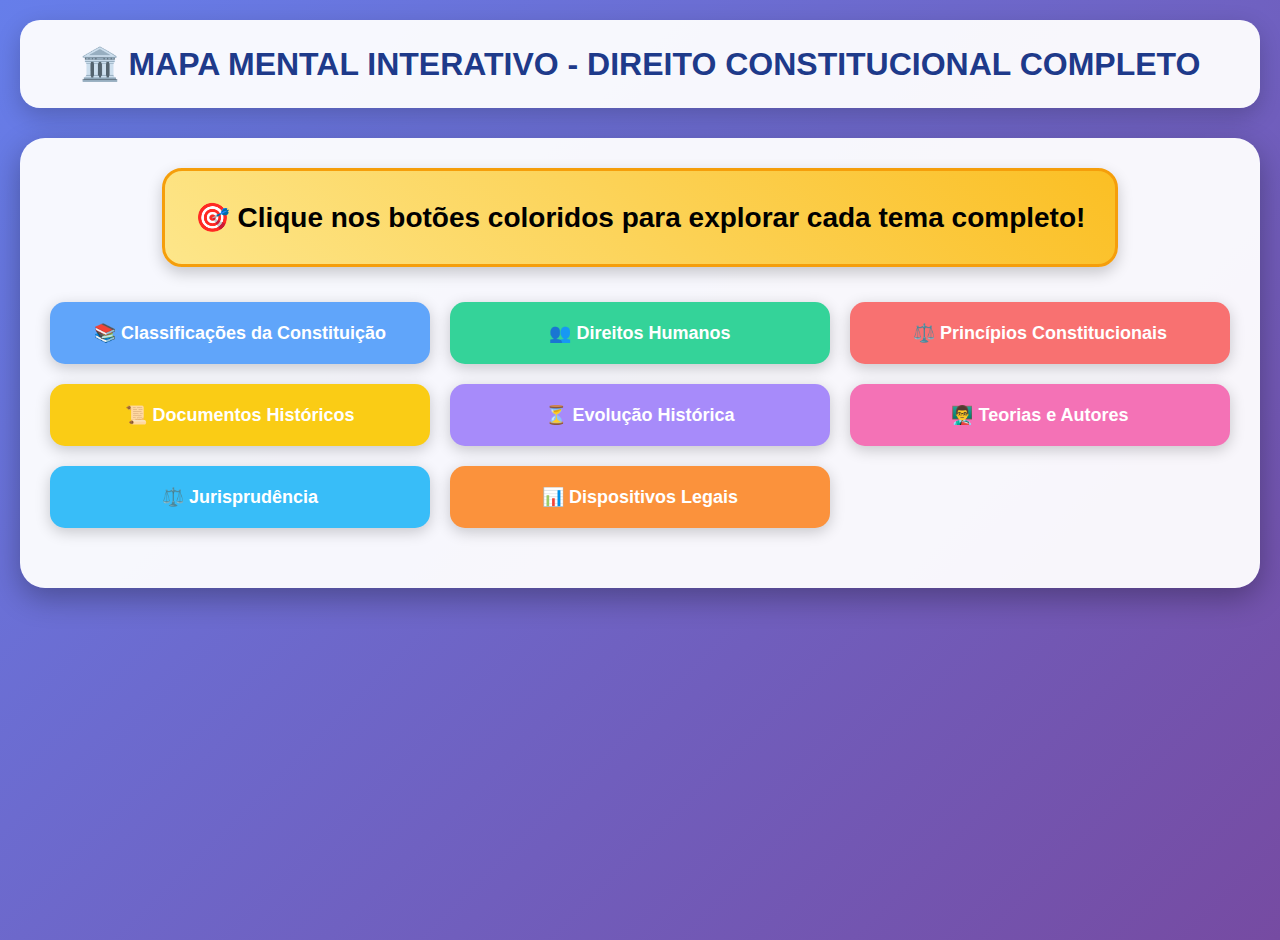
<file: mapa.html>
<!DOCTYPE html>
<html lang="pt-BR">
<head>
<meta charset="UTF-8">
<title>Mapa Mental Interativo - Direito Constitucional COMPLETO</title>
<style>
  body { 
    font-family: 'Segoe UI', Arial, sans-serif; 
    background: linear-gradient(135deg, #667eea 0%, #764ba2 100%);
    margin: 0; 
    padding: 20px; 
    text-align: center; 
    min-height: 100vh;
  }
  
  header { 
    background: rgba(255, 255, 255, 0.95); 
    color: #1e3a8a; 
    padding: 25px; 
    font-size: 32px; 
    font-weight: bold; 
    border-radius: 20px;
    margin-bottom: 30px;
    box-shadow: 0 8px 25px rgba(0,0,0,0.2);
  }
  
  .container { 
    margin: 20px auto; 
    max-width: 1400px; 
    background: rgba(255, 255, 255, 0.95);
    padding: 30px;
    border-radius: 25px;
    box-shadow: 0 10px 30px rgba(0,0,0,0.3);
  }
  
  .central { 
    background: linear-gradient(45deg, #fde68a, #fbbf24);
    padding: 30px; 
    border-radius: 20px; 
    display: inline-block; 
    font-weight: bold; 
    font-size: 28px; 
    margin-bottom: 35px;
    box-shadow: 0 6px 15px rgba(0,0,0,0.2);
    border: 3px solid #f59e0b;
  }
  
  .topics-grid {
    display: grid;
    grid-template-columns: repeat(auto-fit, minmax(300px, 1fr));
    gap: 20px;
    margin-bottom: 30px;
  }
  
  .topic { 
    cursor: pointer; 
    padding: 20px 25px; 
    border-radius: 15px; 
    color: white; 
    font-weight: bold; 
    font-size: 18px;
    transition: all 0.3s ease;
    border: none;
    box-shadow: 0 4px 15px rgba(0,0,0,0.2);
    display: flex;
    align-items: center;
    justify-content: center;
    gap: 10px;
  }
  
  .topic:hover { 
    transform: translateY(-5px) scale(1.05);
    box-shadow: 0 8px 25px rgba(0,0,0,0.3);
  }
  
  .explicacao { 
    display: none; 
    margin: 30px auto; 
    padding: 30px; 
    background: white; 
    border: 3px solid #e5e7eb; 
    border-radius: 20px; 
    width: 95%; 
    text-align: left; 
    box-shadow: 0 8px 25px rgba(0,0,0,0.15);
  }
  
  .subtopics-grid {
    display: grid;
    grid-template-columns: repeat(auto-fit, minmax(250px, 1fr));
    gap: 15px;
    margin: 20px 0;
  }
  
  .subtopic { 
    cursor: pointer; 
    padding: 15px 20px; 
    border-radius: 12px; 
    background: #e0f2fe; 
    display: flex;
    align-items: center;
    justify-content: center;
    font-weight: bold; 
    transition: all 0.3s ease;
    border: 2px solid transparent;
    gap: 8px;
  }
  
  .subtopic:hover { 
    background: #93c5fd; 
    color: white;
    transform: translateY(-3px);
    border-color: #3b82f6;
  }
  
  .subexplicacao { 
    display: none; 
    margin: 20px 0; 
    padding: 25px; 
    background: #f8fafc; 
    border-left: 6px solid #2563eb; 
    border-radius: 12px;
    box-shadow: 0 4px 15px rgba(0,0,0,0.1);
  }
  
  h3 { 
    color: #111827; 
    margin-top: 0; 
    font-size: 28px;
    border-bottom: 3px solid #3b82f6;
    padding-bottom: 10px;
    margin-bottom: 25px;
  }
  
  h4 {
    color: #1e40af;
    margin: 20px 0 15px 0;
    font-size: 22px;
  }
  
  .conceito-box {
    background: #f0f9ff;
    padding: 20px;
    border-radius: 12px;
    margin: 15px 0;
    border-left: 5px solid #0369a1;
  }
  
  .autor-box {
    background: #fef7ed;
    padding: 18px;
    border-radius: 10px;
    margin: 12px 0;
    border-left: 5px solid #ea580c;
  }
  
  .doutrina-box {
    background: #faf5ff;
    padding: 18px;
    border-radius: 10px;
    margin: 12px 0;
    border-left: 5px solid #7c3aed;
  }
  
  .jurisprudencia-box {
    background: #f0fdf4;
    padding: 18px;
    border-radius: 10px;
    margin: 12px 0;
    border-left: 5px solid #16a34a;
  }
  
  .btn-voltar {
    background: #6b7280;
    color: white;
    padding: 12px 25px;
    border: none;
    border-radius: 10px;
    cursor: pointer;
    font-weight: bold;
    margin-top: 20px;
    transition: all 0.3s ease;
  }
  
  .btn-voltar:hover {
    background: #4b5563;
    transform: translateY(-2px);
  }
</style>
</head>
<body>

<header>🏛️ MAPA MENTAL INTERATIVO - DIREITO CONSTITUCIONAL COMPLETO</header>

<div class="container">
  <div class="central">🎯 Clique nos botões coloridos para explorar cada tema completo!</div>

  <!-- GRADE DE BOTÕES PRINCIPAIS -->
  <div class="topics-grid">
    <button class="topic" style="background:#60a5fa;" onclick="mostrar('classificacao')">📚 Classificações da Constituição</button>
    <button class="topic" style="background:#34d399;" onclick="mostrar('direitos')">👥 Direitos Humanos</button>
    <button class="topic" style="background:#f87171;" onclick="mostrar('principios')">⚖️ Princípios Constitucionais</button>
    <button class="topic" style="background:#facc15;" onclick="mostrar('documentos')">📜 Documentos Históricos</button>
    <button class="topic" style="background:#a78bfa;" onclick="mostrar('evolucao')">⏳ Evolução Histórica</button>
    <button class="topic" style="background:#f472b6;" onclick="mostrar('autores')">👨‍🏫 Teorias e Autores</button>
    <button class="topic" style="background:#38bdf8;" onclick="mostrar('juris')">⚖️ Jurisprudência</button>
    <button class="topic" style="background:#fb923c;" onclick="mostrar('dispositivos')">📊 Dispositivos Legais</button>
  </div>

  <!-- SEÇÃO: CLASSIFICAÇÕES DA CONSTITUIÇÃO -->
  <div id="classificacao" class="explicacao">
    <h3>📚 CLASSIFICAÇÕES DA CONSTITUIÇÃO</h3>
    
    <div class="subtopics-grid">
      <div class="subtopic" onclick="mostrarSub('origem')">🎯 Quanto à Origem</div>
      <div class="subtopic" onclick="mostrarSub('forma')">📝 Quanto à Forma</div>
      <div class="subtopic" onclick="mostrarSub('extensao')">⚖️ Quanto à Extensão</div>
      <div class="subtopic" onclick="mostrarSub('conteudo')">🔍 Quanto ao Conteúdo</div>
      <div class="subtopic" onclick="mostrarSub('alterabilidade')">🔄 Quanto à Alterabilidade</div>
      <div class="subtopic" onclick="mostrarSub('elaboracao')">🔬 Modo de Elaboração</div>
      <div class="subtopic" onclick="mostrarSub('sistematica')">📊 Quanto à Sistemática</div>
      <div class="subtopic" onclick="mostrarSub('dogmatica')">💡 Quanto à Dogmática</div>
      <div class="subtopic" onclick="mostrarSub('ontologica')">🎭 Critério Ontológico</div>
      <div class="subtopic" onclick="mostrarSub('sistema')">⚖️ Quanto ao Sistema</div>
      <div class="subtopic" onclick="mostrarSub('funcao')">🎯 Quanto à Função</div>
      <div class="subtopic" onclick="mostrarSub('decretacao')">🌍 Origem da Decretação</div>
    </div>

    <!-- SUBSESSÕES -->
    <div id="origem" class="subexplicacao">
      <h4>🎯 Classificação Quanto à ORIGEM</h4>
      <div class="conceito-box">
        <p><strong>🛑 OUTORGADA:</strong> Constituição imposta unilateralmente pelo detentor do poder, sem participação popular. Exemplo: Constituições de 1824, 1937 e 1967 no Brasil.</p>
        <p><strong>✅ PROMULGADA:</strong> Elaborada democraticamente por Assembleia Constituinte eleita pelo povo. Exemplo: CF/88.</p>
        <p><strong>👑 CESARISTA:</strong> Participação popular apenas para ratificar vontade do governante, sem efetiva deliberação democrática.</p>
        <p><strong>🤝 PACTUADA:</strong> Resultado de acordo entre forças políticas rivais. Exemplo: Constituição espanhola de 1978.</p>
      </div>
    </div>

    <div id="forma" class="subexplicacao">
      <h4>📝 Classificação Quanto à FORMA</h4>
      <div class="conceito-box">
        <p><strong>📄 ESCRITA (Instrumental):</strong> Constituição codificada em documento único e sistematizado. Exemplo: CF/88.</p>
        <p><strong>📚 COSTUMEIRA (Não-escrita):</strong> Baseada em tradições, costumes e documentos esparsos. Exemplo clássico: Constituição da Inglaterra.</p>
      </div>
    </div>

    <div id="extensao" class="subexplicacao">
      <h4>⚖️ Classificação Quanto à EXTENSÃO</h4>
      <div class="conceito-box">
        <p><strong>✍️ SINTÉTICA:</strong> Constituição concisa, com apenas princípios fundamentais. Exemplo: Constituição dos EUA.</p>
        <p><strong>📖 ANALÍTICA:</strong> Constituição detalhada que regulamenta minuciosamente diversos temas. Exemplo: CF/88 (uma das mais extensas do mundo).</p>
        <p><em>Exemplo de norma analítica: Art. 242, §2º da CF/88 que trata do Colégio Pedro II.</em></p>
      </div>
    </div>

    <div id="conteudo" class="subexplicacao">
      <h4>🔍 Classificação Quanto ao CONTEÚDO</h4>
      <div class="conceito-box">
        <p><strong>📌 SENTIDO MATERIAL:</strong> Aborda o conteúdo essencial - estrutura do Estado, organização dos poderes e direitos fundamentais.</p>
        <p><strong>🏷️ SENTIDO FORMAL:</strong> Considera o processo de elaboração e posição hierárquica. Qualquer norma no texto constitucional tem caráter constitucional.</p>
        <p><em>A CF/88 é formal!</em></p>
      </div>
    </div>

    <div id="alterabilidade" class="subexplicacao">
      <h4>🔄 Classificação Quanto à ALTERABILIDADE</h4>
      <div class="conceito-box">
        <p><strong>🔒 RÍGIDA:</strong> Exige processo legislativo mais solene para alteração (Art. 60 da CF/88).</p>
        <p><strong>🔓 FLEXÍVEL:</strong> Pode ser alterada pelo mesmo processo das leis ordinárias.</p>
        <p><strong>⚖️ SEMIRRÍGIDA:</strong> Combina rigidez e flexibilidade (ex: Constituição de 1824).</p>
        <p><strong>🚫 SUPERRÍGIDA:</strong> Possui cláusulas pétreas (Art. 60, §4º da CF/88).</p>
        <p><strong>🔄 FIXAS:</strong> Só podem ser alteradas pelo poder constituinte originário.</p>
      </div>
    </div>

    <div id="elaboracao" class="subexplicacao">
      <h4>🔬 Classificação Quanto ao MODO DE ELABORAÇÃO</h4>
      <div class="conceito-box">
        <p><strong>🎯 DOGMÁTICA:</strong> Elaborada de forma reflexiva e sistemática por assembleias constituintes. Exemplo: CF/88.</p>
        <p><strong>📜 HISTÓRICA:</strong> Formada gradualmente pela tradição e costumes. Exemplo: Constituição inglesa.</p>
      </div>
    </div>

    <div id="sistematica" class="subexplicacao">
      <h4>📊 Classificação Quanto à SISTEMÁTICA</h4>
      <div class="conceito-box">
        <p><strong>📦 REDUZIDA (Unitária):</strong> Código único e sistemático. Exemplo: Constituições brasileiras.</p>
        <p><strong>📑 VARIADA (Esparsa):</strong> Fragmentada em vários documentos. Exemplo: Constituições belga (1830) e francesa (1875).</p>
      </div>
    </div>

    <div id="dogmatica" class="subexplicacao">
      <h4>💡 Classificação Quanto à DOGMÁTICA</h4>
      <div class="conceito-box">
        <p><strong>🔴 ORTODOXA:</strong> Fundada em uma única ideologia. Exemplo: Constituições socialistas.</p>
        <p><strong>🌈 ECLÉTICA (Compromissória):</strong> Sintetiza diferentes ideologias. Exemplo: CF/88.</p>
      </div>
    </div>

    <div id="ontologica" class="subexplicacao">
      <h4>🎭 Classificação ONTOLÓGICA (Karl Loewenstein)</h4>
      <div class="conceito-box">
        <p><strong>📌 NORMATIVA:</strong> Constituição ideal, plenamente eficaz e internalizada.</p>
        <p><strong>🏷️ NOMINALISTA:</strong> Constituição de fachada, sem correspondência com a realidade.</p>
        <p><strong>🎭 SEMÂNTICA:</strong> Instrumentalizada para legitimar poder autoritário.</p>
      </div>
    </div>

    <div id="sistema" class="subexplicacao">
      <h4>⚖️ Classificação Quanto ao SISTEMA</h4>
      <div class="conceito-box">
        <p><strong>🎯 PRINCIPIOLÓGICA:</strong> Predomínio de princípios constitucionais abstratos. Exemplo: CF/88.</p>
        <p><strong>📋 PRECEITUAL:</strong> Predomínio de regras concretas e detalhadas. Exemplo: Constituição mexicana.</p>
      </div>
    </div>

    <div id="funcao" class="subexplicacao">
      <h4>🎯 Classificação Quanto à FUNÇÃO</h4>
      <div class="conceito-box">
        <p><strong>⏱️ PROVISÓRIA:</strong> Constituição de transição entre regimes políticos.</p>
        <p><strong>🏛️ DEFINITIVA:</strong> Constituição de duração indeterminada, ordem constitucional permanente.</p>
      </div>
    </div>

    <div id="decretacao" class="subexplicacao">
      <h4>🌍 Classificação Quanto à ORIGEM DA DECRETAÇÃO</h4>
      <div class="conceito-box">
        <p><strong>🌐 HETEROCONSTITUIÇÃO:</strong> Imposta por agente externo (potência estrangeira, ONU).</p>
        <p><strong>🇧🇷 AUTOCONSTITUIÇÃO:</strong> Elaborada internamente pelo povo (assembleia constituinte ou movimento revolucionário).</p>
      </div>
    </div>

    <button class="btn-voltar" onclick="ocultarTudo()">⬅️ Voltar ao Menu Principal</button>
  </div>

  <!-- SEÇÃO: DIREITOS HUMANOS -->
  <div id="direitos" class="explicacao">
    <h3>👥 DIREITOS HUMANOS - TEORIA COMPLETA</h3>
    
    <div class="subtopics-grid">
      <div class="subtopic" onclick="mostrarSub('geracoes')">📅 Gerações/Dimensões</div>
      <div class="subtopic" onclick="mostrarSub('status')">🎯 Status de Jellinek</div>
      <div class="subtopic" onclick="mostrarSub('conceito')">🔍 Conceito Fundamental</div>
      <div class="subtopic" onclick="mostrarSub('terminologia')">📝 Terminologia</div>
    </div>

    <div id="geracoes" class="subexplicacao">
      <h4>📅 GERAÇÕES/DIMENSÕES DOS DIREITOS HUMANOS</h4>
      <div class="conceito-box">
        <p><strong>1️⃣ PRIMEIRA GERAÇÃO - DIREITOS DE LIBERDADE:</strong> Direitos civis e políticos. Marcos: Revoluções Americana e Francesa. Exigem abstenção estatal.</p>
        <p><strong>2️⃣ SEGUNDA GERAÇÃO - DIREITOS DE IGUALDADE:</strong> Direitos econômicos, sociais e culturais. Surge com o Estado Social. Exigem ação positiva do Estado.</p>
        <p><strong>3️⃣ TERCEIRA GERAÇÃO - DIREITOS DE SOLIDARIEDADE:</strong> Direitos difusos e coletivos (meio ambiente, paz, desenvolvimento).</p>
        <p><strong>4️⃣ QUARTA GERAÇÃO:</strong> Direitos à democracia, informação e pluralismo (Bonavides) OU direitos da biotecnologia (Bobbio).</p>
        <p><strong>5️⃣ QUINTA GERAÇÃO:</strong> Direito à paz internacional (Bonavides).</p>
        <p><strong>6️⃣ SEXTA GERAÇÃO:</strong> Democracia, pluralismo, direito à informação e água potável (Bulos).</p>
        <p><strong>7️⃣ SÉTIMA GERAÇÃO:</strong> Direitos digitais e acesso à internet (PEC 8/2020).</p>
      </div>
    </div>

    <div id="status" class="subexplicacao">
      <h4>🎯 STATUS DE JELLINEK</h4>
      <div class="conceito-box">
        <p><strong>➕ STATUS POSITIVO:</strong> Direito a exigir prestações do Estado.</p>
        <p><strong>➖ STATUS NEGATIVO:</strong> Direito de não sofrer interferência estatal.</p>
        <p><strong>🛑 STATUS PASSIVO:</strong> Situação de sujeição ao Estado.</p>
        <p><strong>✅ STATUS ATIVO:</strong> Direito de participar da formação da vontade estatal.</p>
      </div>
    </div>

    <div id="conceito" class="subexplicacao">
      <h4>🔍 CONCEITO DE DIREITOS HUMANOS</h4>
      <div class="conceito-box">
        <p><strong>Definição ONU:</strong> "Garantias jurídicas universais que protegem indivíduos e grupos contra ações ou omissões dos governos que atentem contra a dignidade humana".</p>
        <p>Direitos Essenciais, Liberdades Públicas, Direitos do Homem, Direitos Humanos Fundamentais.</p>
      </div>
    </div>

    <div id="terminologia" class="subexplicacao">
      <h4>📝 TERMINOLOGIA - DIFERENÇAS CONCEITUAIS</h4>
      <div class="conceito-box">
        <p><strong>🌍 DIREITOS HUMANOS:</strong> Reconhecidos internacionalmente.</p>
        <p><strong>🇧🇷 DIREITOS FUNDAMENTAIS:</strong> Positivados na Constituição de cada Estado.</p>
        <p><strong>📜 DIREITOS FUNDAMENTAIS ATÍPICOS:</strong> Não expressamente enumerados, mas decorrentes do regime e princípios constitucionais (Art. 5º, §2º, CF/88).</p>
      </div>
    </div>

    <button class="btn-voltar" onclick="ocultarTudo()">⬅️ Voltar ao Menu Principal</button>
  </div>

  <!-- SEÇÃO: PRINCÍPIOS CONSTITUCIONAIS -->
  <div id="principios" class="explicacao">
    <h3>⚖️ PRINCÍPIOS CONSTITUCIONAIS FUNDAMENTAIS</h3>
    
    <div class="subtopics-grid">
      <div class="subtopic" onclick="mostrarSub('retrocesso')">🔄 Proibição ao Retrocesso</div>
      <div class="subtopic" onclick="mostrarSub('reserva')">💰 Reserva do Possível</div>
      <div class="subtopic" onclick="mostrarSub('ponderacao')">⚖️ Ponderação</div>
      <div class="subtopic" onclick="mostrarSub('atipicos')">📜 Direitos Atípicos</div>
      <div class="subtopic" onclick="mostrarSub('norteadores')">🎯 Princípios Norteadores</div>
    </div>

    <div id="retrocesso" class="subexplicacao">
      <h4>🔄 PROIBIÇÃO AO RETROCESSO</h4>
      <div class="conceito-box">
        <p><strong>Conceito:</strong> Vedação à supressão ou redução de direitos fundamentais já consolidados.</p>
        <p><strong>Base Legal:</strong> Art. 30 da Declaração Universal dos Direitos Humanos (1948).</p>
        <p><strong>Doutrina:</strong> Gomes Canotilho - "núcleo essencial dos direitos já realizados não pode ser suprimido sem alternativas compensatórias".</p>
        <p><strong>Jurisprudência:</strong> Ricardo Lewandowski (STF) - direitos fundamentais não podem ser simplesmente suprimidos.</p>
      </div>
    </div>

    <div id="reserva" class="subexplicacao">
      <h4>💰 RESERVA DO POSSÍVEL vs MÍNIMO EXISTENCIAL</h4>
      <div class="conceito-box">
        <p><strong>RESERVA DO POSSÍVEL:</strong> Estado só deve realizar o que está dentro de seus limites orçamentários.</p>
        <p><strong>MÍNIMO EXISTENCIAL:</strong> Conjunto de bens materiais e imateriais indispensáveis para vida digna.</p>
        <p><strong>Tensão:</strong> Discussão entre limitações orçamentárias e direitos fundamentais essenciais.</p>
      </div>
    </div>

    <div id="ponderacao" class="subexplicacao">
      <h4>⚖️ PONDERAÇÃO (Robert Alexy)</h4>
      <div class="conceito-box">
        <p><strong>Teoria da Ponderação:</strong> Solução de conflitos entre princípios constitucionais através da proporcionalidade.</p>
        <p><strong>Objetivo:</strong> Maximizar a realização de ambos os princípios em conflito.</p>
        <p><strong>Aplicação:</strong> Em caso de colisão, busca-se decisão menos onerosa possível à parte derrotada.</p>
      </div>
    </div>

    <div id="atipicos" class="subexplicacao">
      <h4>📜 DIREITOS FUNDAMENTAIS ATÍPICOS</h4>
      <div class="conceito-box">
        <p><strong>Base Legal:</strong> Art. 5º, §2º da CF/88 - "Os direitos e garantias expressos nesta Constituição não excluem outros decorrentes do regime e dos princípios por ela adotados".</p>
        <p><strong>Conceito:</strong> Direitos não expressamente enumerados, mas decorrentes do sistema constitucional.</p>
        <p><strong>Doutrina:</strong> Eduardo Rodrigues dos Santos - ampliação da proteção dos direitos fundamentais.</p>
      </div>
    </div>

    <div id="norteadores" class="subexplicacao">
      <h4>🎯 PRINCÍPIOS NORTEADORES</h4>
      <div class="conceito-box">
        <p><strong>⚖️ RAZOABILIDADE:</strong> Proporcionalidade e adequação nas decisões.</p>
        <p><strong>🚫 PROIBIÇÃO DO EXCESSO:</strong> Vedação a medidas desnecessárias ou excessivas.</p>
        <p><strong>⚖️ EQUIDADE:</strong> Justiça e igualdade no tratamento.</p>
        <p><em>Ferramentas hermenêuticas essenciais para solução de controvérsias constitucionais.</em></p>
      </div>
    </div>

    <button class="btn-voltar" onclick="ocultarTudo()">⬅️ Voltar ao Menu Principal</button>
  </div>

  <!-- SEÇÃO: DOCUMENTOS HISTÓRICOS -->
  <div id="documentos" class="explicacao">
    <h3>📜 DOCUMENTOS HISTÓRICOS FUNDAMENTAIS</h3>
    
    <div class="subtopics-grid">
      <div class="subtopic" onclick="mostrarSub('hamurabi')">◼️ Código de Hamurábi</div>
      <div class="subtopic" onclick="mostrarSub('torah')">📖 Torah</div>
      <div class="subtopic" onclick="mostrarSub('magna')">👑 Magna Carta</div>
      <div class="subtopic" onclick="mostrarSub('mexicana')">🇲🇽 Constituição Mexicana</div>
      <div class="subtopic" onclick="mostrarSub('weimar')">🇩🇪 Constituição de Weimar</div>
      <div class="subtopic" onclick="mostrarSub('internacional')">🌍 Carta Internacional</div>
    </div>

    <div id="hamurabi" class="subexplicacao">
      <h4>◼️ CÓDIGO DE HAMURÁBI (1750 a.C.)</h4>
      <div class="conceito-box">
        <p><strong>Importância:</strong> Primeiro conjunto de leis escritas da história.</p>
        <p><strong>Princípio:</strong> Proporcionalidade da pena ("olho por olho, dente por dente").</p>
        <p><strong>Legado:</strong> Estabeleceu direitos como propriedade, vida, honra, dignidade, família.</p>
        <p><strong>Inovação:</strong> Previu supremacia das leis perante os governantes.</p>
      </div>
    </div>

    <div id="torah" class="subexplicacao">
      <h4>📖 TORAH/LEI DE MOISÉS (Séc. XII a.C.)</h4>
      <div class="conceito-box">
        <p><strong>Base:</strong> Cinco primeiros livros da Bíblia (Pentateuco).</p>
        <p><strong>Sistema:</strong> Jurídico-religioso que influenciou tradições judaico-cristãs.</p>
        <p><strong>Conteúdo:</strong> Regras religiosas, morais e sociais para o povo de Israel.</p>
        <p><strong>Relevância:</strong> Preceitos morais e jurídicos permanecem atuais.</p>
      </div>
    </div>

    <div id="magna" class="subexplicacao">
      <h4>👑 MAGNA CARTA (1215)</h4>
      <div class="conceito-box">
        <p><strong>Contexto:</strong> Assinada pelo Rei João Sem Terra da Inglaterra.</p>
        <p><strong>Inovação:</strong> Primeira grande limitação ao poder absoluto dos monarcas.</p>
        <p><strong>Garantias:</strong> Devido processo legal, propriedade privada, liberdade de ir e vir.</p>
        <p><strong>Legado:</strong> Influenciou o desenvolvimento do constitucionalismo mundial.</p>
      </div>
    </div>

    <div id="mexicana" class="subexplicacao">
      <h4>🇲🇽 CONSTITUIÇÃO MEXICANA (1917)</h4>
      <div class="conceito-box">
        <p><strong>Marco:</strong> Primeira constituição social do mundo.</p>
        <p><strong>Contexto:</strong> Influenciada pela Revolução Mexicana.</p>
        <p><strong>Inovação:</strong> Incorporação pioneira de direitos sociais e trabalhistas.</p>
        <p><strong>Influência:</strong> Serviu de modelo para Constituição brasileira de 1934.</p>
      </div>
    </div>

    <div id="weimar" class="subexplicacao">
      <h4>🇩🇪 CONSTITUIÇÃO DE WEIMAR (1919)</h4>
      <div class="conceito-box">
        <p><strong>Transição:</strong> Do Estado Liberal para o Estado Social.</p>
        <p><strong>Inovação:</strong> Incorporação de direitos econômicos e sociais.</p>
        <p><strong>Direitos:</strong> Trabalho, proteção ao trabalho, assistência social, sindicalização.</p>
        <p><strong>Influência:</strong> Fundamental para o constitucionalismo social do século XX.</p>
      </div>
    </div>

    <div id="internacional" class="subexplicacao">
      <h4>🌍 CARTA INTERNACIONAL DE DIREITOS HUMANOS</h4>
      <div class="conceito-box">
        <p><strong>📑 Declaração Universal dos Direitos Humanos (1948):</strong> Documento fundador, base do direito internacional.</p>
        <p><strong>⚖️ Pacto Internacional dos Direitos Civis e Políticos (1966):</strong> Instrumento vinculante de proteção.</p>
        <p><strong>🤝 Pacto Internacional dos Direitos Sociais e Culturais (1966):</strong> Direitos sociais vinculantes.</p>
        <p><strong>Contexto:</strong> Resposta às atrocidades da Segunda Guerra Mundial.</p>
      </div>
    </div>

    <button class="btn-voltar" onclick="ocultarTudo()">⬅️ Voltar ao Menu Principal</button>
  </div>

  <!-- SEÇÃO: EVOLUÇÃO HISTÓRICA -->
  <div id="evolucao" class="explicacao">
    <h3>⏳ EVOLUÇÃO HISTÓRICA DO CONSTITUCIONALISMO</h3>
    
    <div class="subtopics-grid">
      <div class="subtopic" onclick="mostrarSub('antiguidade')">🏛️ Antiguidade</div>
      <div class="subtopic" onclick="mostrarSub('media')">⛪ Idade Média</div>
      <div class="subtopic" onclick="mostrarSub('moderna')">🎩 Idade Moderna</div>
      <div class="subtopic" onclick="mostrarSub('americana')">🇺🇸 Constitucionalismo Americano</div>
      <div class="subtopic" onclick="mostrarSub('moderno')">🇫🇷 Constitucionalismo Moderno</div>
      <div class="subtopic" onclick="mostrarSub('contemporaneo')">🌐 Constitucionalismo Contemporâneo</div>
    </div>

    <div id="antiguidade" class="subexplicacao">
      <h4>🏛️ ANTIGUIDADE</h4>
      <div class="conceito-box">
        <p><strong>"Lei do Senhor":</strong> Hebreus - limitações baseadas em concepções religiosas.</p>
        <p><strong>Democracia direta:</strong> Cidades-estados gregas.</p>
        <p><strong>Característica:</strong> Direitos vinculados à posição social, sem caráter universal.</p>
      </div>
    </div>

    <div id="media" class="subexplicacao">
      <h4>⛪ IDADE MÉDIA</h4>
      <div class="conceito-box">
        <p><strong>Magna Carta (1215):</strong> Primeiro documento limitador do poder real.</p>
        <p><strong>Petition of Rights (1628):</strong> Outro marco do constitucionalismo medieval.</p>
        <p><strong>Característica:</strong> Pluralismo jurídico (direito canônico, feudal, real).</p>
      </div>
    </div>

    <div id="moderna" class="subexplicacao">
      <h4>🎩 IDADE MODERNA</h4>
      <div class="conceito-box">
        <p><strong>Habeas Corpus Act (1679):</strong> Garantia fundamental de liberdade.</p>
        <p><strong>Bill of Rights (1689):</strong> Estabeleceu direitos do Parlamento inglês.</p>
        <p><strong>Act of Settlement (1701):</strong> Independência do judiciário.</p>
        <p><strong>Característica:</strong> Nascimento do constitucionalismo e direitos fundamentais.</p>
      </div>
    </div>

    <div id="americana" class="subexplicacao">
      <h4>🇺🇸 CONSTITUCIONALISMO NORTE-AMERICANO</h4>
      <div class="conceito-box">
        <p><strong>Fundamental Orders of Connecticut (1639):</strong> Primeiro documento constitucional americano.</p>
        <p><strong>Declaration of Rights da Virgínia (1776):</strong> Marco dos direitos individuais.</p>
        <p><strong>Constituição dos EUA (1787):</strong> Primeira constituição escrita moderna.</p>
        <p><strong>Característica:</strong> Federalismo, separação de poderes, controle de constitucionalidade.</p>
      </div>
    </div>

    <div id="moderno" class="subexplicacao">
      <h4>🇫🇷 CONSTITUCIONALISMO MODERNO</h4>
      <div class="conceito-box">
        <p><strong>Constituição norte-americana (1787):</strong> Modelo de constituição escrita.</p>
        <p><strong>Constituição francesa (1791):</strong> Influenciada pela Revolução Francesa.</p>
        <p><strong>Característica:</strong> Consolidação do Estado Liberal de Direito.</p>
      </div>
    </div>

    <div id="contemporaneo" class="subexplicacao">
      <h4>🌐 CONSTITUCIONALISMO CONTEMPORÂNEO</h4>
      <div class="conceito-box">
        <p><strong>Ampliação de direitos:</strong> Segunda e terceira dimensões.</p>
        <p><strong>Constitucionalismo globalizado:</strong> Influência internacional.</p>
        <p><strong>Neoconstitucionalismo:</strong> Fortalecimento da jurisdição constitucional.</p>
        <p><strong>Estado Constitucional de Direito:</strong> Supremacia da Constituição.</p>
        <p><strong>Pós-positivismo:</strong> Releitura do direito natural.</p>
      </div>
    </div>

    <button class="btn-voltar" onclick="ocultarTudo()">⬅️ Voltar ao Menu Principal</button>
  </div>

  <!-- SEÇÃO: AUTORES E TEORIAS -->
  <div id="autores" class="explicacao">
    <h3>👨‍🏫 TEORIAS E AUTORES FUNDAMENTAIS</h3>
    
    <div class="subtopics-grid">
      <div class="subtopic" onclick="mostrarSub('kelsen')">⚖️ Hans Kelsen</div>
      <div class="subtopic" onclick="mostrarSub('loewenstein')">🎭 Karl Loewenstein</div>
      <div class="subtopic" onclick="mostrarSub('bobbio')">📚 Norberto Bobbio</div>
      <div class="subtopic" onclick="mostrarSub('vasak')">📅 Karel Vasak</div>
      <div class="subtopic" onclick="mostrarSub('sarlet')">🇧🇷 Ingo Sarlet</div>
      <div class="subtopic" onclick="mostrarSub('jellinek')">🎯 Georg Jellinek</div>
      <div class="subtopic" onclick="mostrarSub('alexy')">⚖️ Robert Alexy</div>
      <div class="subtopic" onclick="mostrarSub('bonavides')">🇧🇷 Paulo Bonavides</div>
      <div class="subtopic" onclick="mostrarSub('bulos')">🇧🇷 Uadi L. Bulos</div>
    </div>

    <div id="kelsen" class="subexplicacao">
      <h4>⚖️ HANS KELSEN</h4>
      <div class="autor-box">
        <p><strong>Teoria Pura do Direito:</strong> Constituição como norma fundamental pura (Grundnorm).</p>
        <p><strong>Conceito:</strong> Localizada no plano do "dever-ser", desvinculada de fundamentações sociológicas, políticas ou filosóficas.</p>
        <p><strong>Contribuição:</strong> Sentido jurídico formalista da Constituição.</p>
      </div>
    </div>

    <div id="loewenstein" class="subexplicacao">
      <h4>🎭 KARL LOEWENSTEIN</h4>
      <div class="autor-box">
        <p><strong>Classificação Ontológica:</strong> Normativa, Nominalista, Semântica.</p>
        <p><strong>Objetivo:</strong> Identificar correspondência entre texto constitucional e realidade política.</p>
        <p><strong>Legado:</strong> Critério de efetividade constitucional.</p>
      </div>
    </div>

    <div id="bobbio" class="subexplicacao">
      <h4>📚 NORBERTO BOBBIO</h4>
      <div class="autor-box">
        <p><strong>Obra:</strong> "A Era dos Direitos" - fundamental para teoria dos direitos humanos.</p>
        <p><strong>Contribuição:</strong> Defende classificação em "dimensões" rather than "gerações".</p>
        <p><strong>Visão:</strong> Direitos se complementam rather than se substituem.</p>
      </div>
    </div>

    <div id="vasak" class="subexplicacao">
      <h4>📅 KAREL VASAK</h4>
      <div class="autor-box">
        <p><strong>Teoria das Gerações:</strong> 1ª (Liberdade), 2ª (Igualdade), 3ª (Fraternidade).</p>
        <p><strong>Metáfora:</strong> Revolução Francesa como base classificatória.</p>
        <p><strong>Objetivo:</strong> Ferramenta didática para evolução histórica dos direitos.</p>
      </div>
    </div>

    <div id="sarlet" class="subexplicacao">
      <h4>🇧🇷 INGO SARLET</h4>
      <div class="autor-box">
        <p><strong>Especialidade:</strong> Direitos fundamentais.</p>
        <p><strong>Contribuição:</strong> Defende classificação em dimensões cumulativas e indivisíveis.</p>
        <p><strong>Visão:</strong> Evita ideia de superação, enfatiza coexistência dos direitos.</p>
      </div>
    </div>

    <div id="jellinek" class="subexplicacao">
      <h4>🎯 GEORG JELLINEK</h4>
      <div class="autor-box">
        <p><strong>Teoria dos Quatro Status:</strong> Positivo, Negativo, Passivo, Ativo.</p>
        <p><strong>Objetivo:</strong> Explicar diferentes posições do indivíduo perante o Estado.</p>
        <p><strong>Período:</strong> Final do século XIX.</p>
      </div>
    </div>

    <div id="alexy" class="subexplicacao">
      <h4>⚖️ ROBERT ALEXY</h4>
      <div class="autor-box">
        <p><strong>Teoria da Ponderação:</strong> Solução de conflitos entre princípios constitucionais.</p>
        <p><strong>Princípio:</strong> Proporcionalidade nas decisões constitucionais.</p>
        <p><strong>Objetivo:</strong> Maximizar realização de ambos os princípios em conflito.</p>
      </div>
    </div>

    <div id="bonavides" class="subexplicacao">
      <h4>🇧🇷 PAULO BONAVIDES</h4>
      <div class="autor-box">
        <p><strong>Contribuição:</strong> Defensor das 4ª, 5ª e 6ª gerações dos direitos fundamentais.</p>
        <p><strong>4ª Geração:</strong> Direito à democracia, informação e pluralismo político.</p>
        <p><strong>5ª Geração:</strong> Direito à paz.</p>
      </div>
    </div>

    <div id="bulos" class="subexplicacao">
      <h4>🇧🇷 UADI L. BULOS</h4>
      <div class="autor-box">
        <p><strong>Teoria da 6ª Dimensão:</strong> Democracia, pluralismo político e direito à informação.</p>
        <p><strong>Inclusão:</strong> Direito à água potável como direito humano essencial.</p>
        <p><strong>Base:</strong> Resolução 64/A/RES/64/292 da ONU (2010).</p>
      </div>
    </div>

    <button class="btn-voltar" onclick="ocultarTudo()">⬅️ Voltar ao Menu Principal</button>
  </div>

  <!-- SEÇÃO: JURISPRUDÊNCIA -->
  <div id="juris" class="explicacao">
    <h3>⚖️ JURISPRUDÊNCIA E CASOS IMPORTANTES</h3>
    
    <div class="subtopics-grid">
      <div class="subtopic" onclick="mostrarSub('riggs')">⚖️ Riggs vs. Palmer</div>
      <div class="subtopic" onclick="mostrarSub('alema')">🇩🇪 Tribunal Alemão</div>
      <div class="subtopic" onclick="mostrarSub('stf')">🇧🇷 STF - Retrocesso</div>
    </div>

    <div id="riggs" class="subexplicacao">
      <h4>⚖️ RIGGS VS. PALMER (1889)</h4>
      <div class="jurisprudencia-box">
        <p><strong>Caso:</strong> Conflito entre direito à herança e direito à vida.</p>
        <p><strong>Fatos:</strong> Herdeiro assassina testador para receber herança.</p>
        <p><strong>Decisão:</strong> Tribunal de Nova York impediu assassino de receber herança.</p>
        <p><strong>Princípio:</strong> Ninguém pode se beneficiar de próprio ilícito.</p>
      </div>
    </div>

    <div id="alema" class="subexplicacao">
      <h4>🇩🇪 TRIBUNAL FEDERAL ALEMÃO</h4>
      <div class="jurisprudencia-box">
        <p><strong>Princípio:</strong> Prevalência de um princípio não deve esvaziar o outro.</p>
        <p><strong>Ponderação:</strong> Decisão deve ser menos onerosa possível à parte derrotada.</p>
        <p><strong>Base:</strong> Proporcionalidade e razoabilidade nas soluções de conflitos.</p>
      </div>
    </div>

    <div id="stf" class="subexplicacao">
      <h4>🇧🇷 STF - PROIBIÇÃO AO RETROCESSO</h4>
      <div class="jurisprudencia-box">
        <p><strong>Entendimento:</strong> Admite alteração de matérias do art. 60, §4º desde que não tenda a abolir preceitos resguardados.</p>
        <p><strong>Exemplo:</strong> Reforma da previdência com taxação de inativos.</p>
        <p><strong>Princípio:</strong> Mitigação de direitos dentro de razoabilidade e ponderação.</p>
      </div>
    </div>

    <button class="btn-voltar" onclick="ocultarTudo()">⬅️ Voltar ao Menu Principal</button>
  </div>

  <!-- SEÇÃO: DISPOSITIVOS LEGAIS -->
  <div id="dispositivos" class="explicacao">
    <h3>📊 DISPOSITIVOS LEGAIS RELEVANTES</h3>
    
    <div class="subtopics-grid">
      <div class="subtopic" onclick="mostrarSub('art60')">📑 Art. 60, CF/88</div>
      <div class="subtopic" onclick="mostrarSub('art5')">📜 Art. 5º, §2º, CF/88</div>
      <div class="subtopic" onclick="mostrarSub('art165')">💰 Art. 165, §2º, CF/88</div>
      <div class="subtopic" onclick="mostrarSub('art242')">🏫 Art. 242, §2º, CF/88</div>
    </div>

    <div id="art60" class="subexplicacao">
      <h4>📑 ARTIGO 60 DA CF/88</h4>
      <div class="conceito-box">
        <p><strong>Processo de Emenda Constitucional:</strong> Estabelece o procedimento para reforma da Constituição.</p>
        <p><strong>Quórum:</strong> 3/5 dos membros de cada Casa, em dois turnos de votação.</p>
        <p><strong>§4º - Cláusulas Pétreas:</strong> Matérias imutáveis que não podem ser abolidas.</p>
        <p><strong>Importância:</strong> Base da rigidez constitucional brasileira.</p>
      </div>
    </div>

    <div id="art5" class="subexplicacao">
      <h4>📜 ARTIGO 5º, §2º DA CF/88</h4>
      <div class="conceito-box">
        <p><strong>Conteúdo:</strong> "Os direitos e garantias expressos nesta Constituição não excluem outros decorrentes do regime e dos princípios por ela adotados".</p>
        <p><strong>Significado:</strong> Base legal para os direitos fundamentais atípicos.</p>
        <p><strong>Ampliação:</strong> Reconhecimento de direitos não expressamente enumerados.</p>
      </div>
    </div>

    <div id="art165" class="subexplicacao">
      <h4>💰 ARTIGO 165, §2º DA CF/88</h4>
      <div class="conceito-box">
        <p><strong>Lei de Diretrizes Orçamentárias (LDO):</strong> Define metas e prioridades da administração pública federal.</p>
        <p><strong>Função:</strong> Instrumento para concretização dos direitos sociais.</p>
        <p><strong>Relacionamento:</strong> Reserva do possível vs mínimo existencial.</p>
      </div>
    </div>

    <div id="art242" class="subexplicacao">
      <h4>🏫 ARTIGO 242, §2º DA CF/88</h4>
      <div class="conceito-box">
        <p><strong>Conteúdo:</strong> "O Colégio Pedro II, localizado na cidade do Rio de Janeiro, será mantido na órbita federal".</p>
        <p><strong>Exemplo:</strong> Norma que demonstra caráter analítico da CF/88.</p>
        <p><strong>Crítica:</strong> Assunto que poderia ser disciplinado em lei ordinária.</p>
      </div>
    </div>

    <button class="btn-voltar" onclick="ocultarTudo()">⬅️ Voltar ao Menu Principal</button>
  </div>

</div>

<script>
function mostrar(id) {
  // Oculta todas as seções principais
  var caixas = document.getElementsByClassName('explicacao');
  for (var i = 0; i < caixas.length; i++) {
    caixas[i].style.display = 'none';
  }
  
  // Oculta todas as subseções
  var subcaixas = document.getElementsByClassName('subexplicacao');
  for (var i = 0; i < subcaixas.length; i++) {
    subcaixas[i].style.display = 'none';
  }
  
  // Mostra a seção selecionada
  document.getElementById(id).style.display = 'block';
}

function mostrarSub(id) {
  // Oculta todas as subseções
  var subcaixas = document.getElementsByClassName('subexplicacao');
  for (var i = 0; i < subcaixas.length; i++) {
    subcaixas[i].style.display = 'none';
  }
  
  // Mostra a subseção selecionada
  document.getElementById(id).style.display = 'block';
}

function ocultarTudo() {
  // Oculta todas as seções principais
  var caixas = document.getElementsByClassName('explicacao');
  for (var i = 0; i < caixas.length; i++) {
    caixas[i].style.display = 'none';
  }
  
  // Oculta todas as subseções
  var subcaixas = document.getElementsByClassName('subexplicacao');
  for (var i = 0; i < subcaixas.length; i++) {
    subcaixas[i].style.display = 'none';
  }
}

// Inicialização: oculta tudo no carregamento
window.onload = ocultarTudo;
</script>

</body>
</html>
</file>
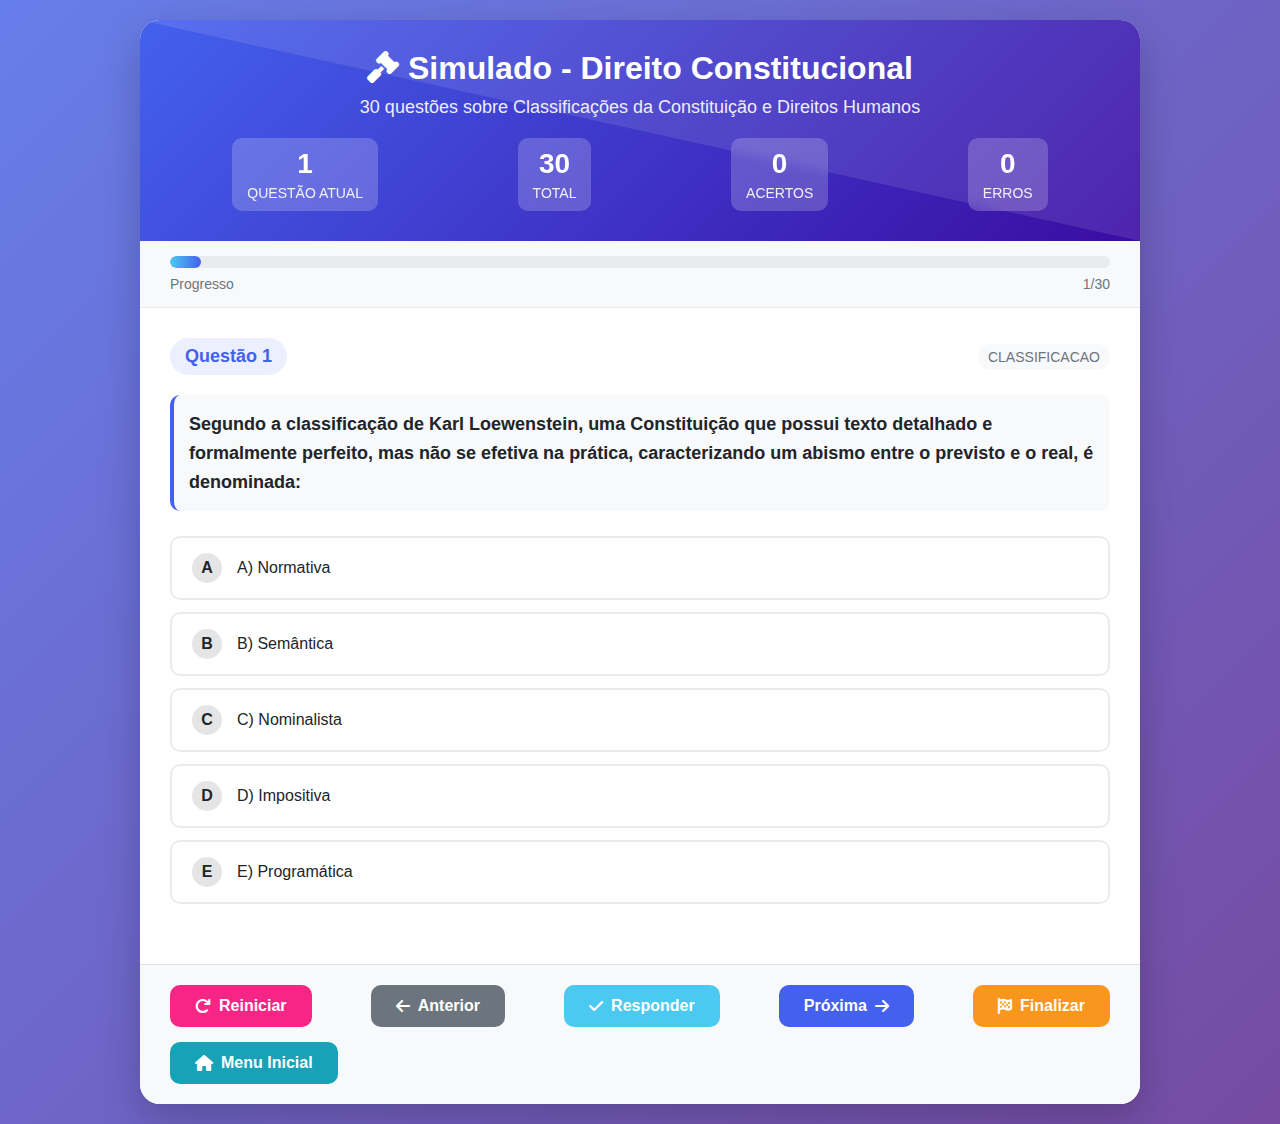
<file: questoes.html>
<!DOCTYPE html>
<html lang="pt-br">
<head>
    <meta charset="UTF-8">
    <meta name="viewport" content="width=device-width, initial-scale=1.0">
    <title>Simulado - Direito Constitucional</title>
    <link rel="stylesheet" href="https://cdnjs.cloudflare.com/ajax/libs/font-awesome/6.4.0/css/all.min.css">
    <style>
        * {
            margin: 0;
            padding: 0;
            box-sizing: border-box;
            font-family: 'Segoe UI', Tahoma, Geneva, Verdana, sans-serif;
        }

        :root {
            --primary: #4361ee;
            --secondary: #3a0ca3;
            --success: #4cc9f0;
            --danger: #f72585;
            --warning: #f8961e;
            --light: #f8f9fa;
            --dark: #212529;
            --gray: #6c757d;
        }

        body {
            background: linear-gradient(135deg, #667eea 0%, #764ba2 100%);
            min-height: 100vh;
            padding: 20px;
            display: flex;
            justify-content: center;
            align-items: center;
            color: var(--dark);
        }

        .container {
            max-width: 1000px;
            width: 100%;
            background: white;
            border-radius: 20px;
            box-shadow: 0 15px 40px rgba(0, 0, 0, 0.2);
            overflow: hidden;
            animation: fadeIn 0.8s ease;
        }

        @keyframes fadeIn {
            from { opacity: 0; transform: translateY(20px); }
            to { opacity: 1; transform: translateY(0); }
        }

        .header {
            background: linear-gradient(135deg, var(--primary) 0%, var(--secondary) 100%);
            color: white;
            padding: 30px;
            text-align: center;
            position: relative;
            overflow: hidden;
        }

        .header::before {
            content: '';
            position: absolute;
            top: 0;
            left: 0;
            right: 0;
            bottom: 0;
            background: url('data:image/svg+xml,<svg xmlns="http://www.w3.org/2000/svg" viewBox="0 0 100 100" preserveAspectRatio="none"><path d="M0,0 L100,0 L100,100 Z" fill="rgba(255,255,255,0.1)"/></svg>');
            background-size: cover;
        }

        .header-content {
            position: relative;
            z-index: 1;
        }

        .header h1 {
            font-size: 32px;
            margin-bottom: 10px;
            font-weight: 700;
        }

        .header p {
            opacity: 0.9;
            font-size: 18px;
            margin-bottom: 15px;
        }

        .stats {
            display: flex;
            justify-content: space-around;
            margin-top: 20px;
            flex-wrap: wrap;
            gap: 15px;
        }

        .stat-item {
            text-align: center;
            background: rgba(255, 255, 255, 0.2);
            padding: 10px 15px;
            border-radius: 10px;
            backdrop-filter: blur(5px);
        }

        .stat-number {
            font-size: 28px;
            font-weight: bold;
            margin-bottom: 5px;
        }

        .stat-label {
            font-size: 14px;
            opacity: 0.9;
        }

        .progress-container {
            background: var(--light);
            padding: 15px 30px;
            border-bottom: 1px solid #e9ecef;
        }

        .progress-bar {
            height: 12px;
            background: #e9ecef;
            border-radius: 6px;
            overflow: hidden;
        }

        .progress-fill {
            height: 100%;
            background: linear-gradient(90deg, var(--success), var(--primary));
            border-radius: 6px;
            transition: width 0.5s ease;
            width: 0%;
        }

        .progress-text {
            display: flex;
            justify-content: space-between;
            margin-top: 8px;
            font-size: 14px;
            color: var(--gray);
        }

        .questao-area {
            padding: 30px;
            min-height: 400px;
        }

        .questao-container {
            margin-bottom: 30px;
        }

        .questao-header {
            display: flex;
            justify-content: space-between;
            align-items: center;
            margin-bottom: 20px;
        }

        .questao-numero {
            font-size: 18px;
            font-weight: 600;
            color: var(--primary);
            background: rgba(67, 97, 238, 0.1);
            padding: 8px 15px;
            border-radius: 20px;
        }

        .questao-categoria {
            font-size: 14px;
            color: var(--gray);
            background: var(--light);
            padding: 5px 10px;
            border-radius: 15px;
        }

        .enunciado {
            font-size: 18px;
            font-weight: 600;
            margin-bottom: 25px;
            color: var(--dark);
            line-height: 1.6;
            padding: 15px;
            background: var(--light);
            border-radius: 10px;
            border-left: 4px solid var(--primary);
        }

        .alternativas {
            display: flex;
            flex-direction: column;
            gap: 12px;
            margin-bottom: 25px;
        }

        .alternativa {
            padding: 15px 20px;
            border: 2px solid #e9ecef;
            border-radius: 10px;
            cursor: pointer;
            transition: all 0.3s ease;
            font-size: 16px;
            display: flex;
            align-items: center;
        }

        .alternativa:hover {
            border-color: var(--primary);
            background: rgba(67, 97, 238, 0.05);
            transform: translateX(5px);
        }

        .alternativa.selecionada {
            border-color: var(--primary);
            background: var(--primary);
            color: white;
            transform: translateX(10px);
        }

        .alternativa.correta {
            border-color: var(--success);
            background: var(--success);
            color: white;
        }

        .alternativa.incorreta {
            border-color: var(--danger);
            background: var(--danger);
            color: white;
        }

        .alternativa-letra {
            display: inline-flex;
            align-items: center;
            justify-content: center;
            width: 30px;
            height: 30px;
            background: rgba(0, 0, 0, 0.1);
            border-radius: 50%;
            margin-right: 15px;
            font-weight: bold;
        }

        .alternativa.selecionada .alternativa-letra,
        .alternativa.correta .alternativa-letra,
        .alternativa.incorreta .alternativa-letra {
            background: rgba(255, 255, 255, 0.3);
        }

        .explicacao-questao {
            background: var(--light);
            padding: 20px;
            border-radius: 10px;
            border-left: 5px solid var(--primary);
            display: none;
            animation: slideDown 0.5s ease;
        }

        @keyframes slideDown {
            from { opacity: 0; transform: translateY(-10px); }
            to { opacity: 1; transform: translateY(0); }
        }

        .explicacao-questao h4 {
            color: var(--primary);
            margin-bottom: 10px;
            font-size: 18px;
            display: flex;
            align-items: center;
            gap: 10px;
        }

        .navegacao {
            display: flex;
            justify-content: space-between;
            padding: 20px 30px;
            background: #f8f9fa;
            border-top: 1px solid #dee2e6;
            flex-wrap: wrap;
            gap: 15px;
        }

        .btn {
            padding: 12px 25px;
            border: none;
            border-radius: 10px;
            cursor: pointer;
            font-size: 16px;
            font-weight: 600;
            transition: all 0.3s ease;
            display: flex;
            align-items: center;
            gap: 8px;
        }

        .btn-primary {
            background: var(--primary);
            color: white;
        }

        .btn-primary:hover {
            background: var(--secondary);
            transform: translateY(-2px);
            box-shadow: 0 5px 15px rgba(0, 0, 0, 0.1);
        }

        .btn-success {
            background: var(--success);
            color: white;
        }

        .btn-success:hover {
            background: #3aa8d8;
            transform: translateY(-2px);
            box-shadow: 0 5px 15px rgba(0, 0, 0, 0.1);
        }

        .btn-danger {
            background: var(--danger);
            color: white;
        }

        .btn-danger:hover {
            background: #e11570;
            transform: translateY(-2px);
            box-shadow: 0 5px 15px rgba(0, 0, 0, 0.1);
        }

        .btn-warning {
            background: var(--warning);
            color: white;
        }

        .btn-warning:hover {
            background: #e0861b;
            transform: translateY(-2px);
            box-shadow: 0 5px 15px rgba(0, 0, 0, 0.1);
        }

        .btn-info {
            background: #17a2b8;
            color: white;
        }

        .btn-info:hover {
            background: #138496;
            transform: translateY(-2px);
            box-shadow: 0 5px 15px rgba(0, 0, 0, 0.1);
        }

        .btn:disabled {
            background: var(--gray);
            cursor: not-allowed;
            transform: none;
            box-shadow: none;
        }

        .resultado-final {
            padding: 30px;
            text-align: center;
            display: none;
        }

        .resultado-content {
            background: white;
            padding: 30px;
            border-radius: 15px;
            box-shadow: 0 10px 30px rgba(0, 0, 0, 0.1);
            max-width: 600px;
            margin: 0 auto;
        }

        .resultado-titulo {
            font-size: 28px;
            margin-bottom: 20px;
            color: var(--primary);
        }

        .resultado-pontuacao {
            font-size: 72px;
            font-weight: bold;
            color: var(--success);
            margin: 20px 0;
        }

        .resultado-stats {
            display: flex;
            justify-content: space-around;
            margin: 30px 0;
            flex-wrap: wrap;
            gap: 20px;
        }

        .resultado-stat {
            text-align: center;
        }

        .resultado-stat-numero {
            font-size: 36px;
            font-weight: bold;
            margin-bottom: 5px;
        }

        .resultado-stat-label {
            font-size: 16px;
            color: var(--gray);
        }

        .acertos {
            color: var(--success);
        }

        .erros {
            color: var(--danger);
        }

        .nao-respondidas {
            color: var(--warning);
        }

        .mensagem-motivacional {
            font-style: italic;
            margin: 20px 0;
            color: var(--gray);
            font-size: 18px;
        }

        @media (max-width: 768px) {
            .header h1 {
                font-size: 26px;
            }
            
            .header p {
                font-size: 16px;
            }
            
            .stats {
                flex-direction: column;
                align-items: center;
            }
            
            .navegacao {
                flex-direction: column;
                align-items: center;
            }
            
            .btn {
                width: 100%;
                justify-content: center;
            }
            
            .questao-header {
                flex-direction: column;
                gap: 10px;
                align-items: flex-start;
            }
        }
    </style>
</head>
<body>
    <div class="container">
        <div class="header">
            <div class="header-content">
                <h1><i class="fas fa-gavel"></i> Simulado - Direito Constitucional</h1>
                <p>30 questões sobre Classificações da Constituição e Direitos Humanos</p>
                <div class="stats">
                    <div class="stat-item">
                        <div class="stat-number" id="questao-atual">1</div>
                        <div class="stat-label">QUESTÃO ATUAL</div>
                    </div>
                    <div class="stat-item">
                        <div class="stat-number" id="total-questoes">30</div>
                        <div class="stat-label">TOTAL</div>
                    </div>
                    <div class="stat-item">
                        <div class="stat-number" id="acertos">0</div>
                        <div class="stat-label">ACERTOS</div>
                    </div>
                    <div class="stat-item">
                        <div class="stat-number" id="erros">0</div>
                        <div class="stat-label">ERROS</div>
                    </div>
                </div>
            </div>
        </div>

        <!-- Barra de Progresso -->
        <div class="progress-container">
            <div class="progress-bar">
                <div class="progress-fill" id="progresso-fill"></div>
            </div>
            <div class="progress-text">
                <span>Progresso</span>
                <span id="progresso-texto">1/30</span>
            </div>
        </div>

        <!-- Área da Questão -->
        <div class="questao-area">
            <div id="area-questao"></div>
        </div>

        <!-- Navegação -->
        <div class="navegacao">
            <button class="btn btn-danger" onclick="reiniciarSimulado()">
                <i class="fas fa-redo"></i> Reiniciar
            </button>
            <button class="btn btn-warning" onclick="anteriorQuestao()" id="btn-anterior">
                <i class="fas fa-arrow-left"></i> Anterior
            </button>
            <button class="btn btn-success" onclick="responderQuestao()" id="btn-responder">
                <i class="fas fa-check"></i> Responder
            </button>
            <button class="btn btn-primary" onclick="proximaQuestao()" id="btn-proximo">
                Próxima <i class="fas fa-arrow-right"></i>
            </button>
            <button class="btn btn-warning" onclick="finalizarSimulado()" id="btn-finalizar">
                <i class="fas fa-flag-checkered"></i> Finalizar
            </button>
            <button class="btn btn-info" onclick="window.open('https://leadskeitha-cpu.github.io/constitucional/mapa.html', '_blank')">
                <i class="fas fa-home"></i> Menu Inicial
            </button>
        </div>

        <!-- Resultado Final -->
        <div class="resultado-final" id="resultado-final">
            <div class="resultado-content">
                <h2 class="resultado-titulo"><i class="fas fa-trophy"></i> Resultado Final</h2>
                <div class="resultado-pontuacao" id="pontuacao-final">0%</div>
                <div class="mensagem-motivacional" id="mensagem-motivacional"></div>
                <div class="resultado-stats">
                    <div class="resultado-stat">
                        <div class="resultado-stat-numero acertos" id="total-acertos">0</div>
                        <div class="resultado-stat-label">Acertos</div>
                    </div>
                    <div class="resultado-stat">
                        <div class="resultado-stat-numero erros" id="total-erros">0</div>
                        <div class="resultado-stat-label">Erros</div>
                    </div>
                    <div class="resultado-stat">
                        <div class="resultado-stat-numero nao-respondidas" id="total-nao-respondidas">0</div>
                        <div class="resultado-stat-label">Não Respondidas</div>
                    </div>
                </div>
                <button class="btn btn-primary" onclick="reiniciarSimulado()" style="margin-top: 20px;">
                    <i class="fas fa-redo"></i> Fazer Novamente
                </button>
                <button class="btn btn-info" onclick="window.open('https://leadskeitha-cpu.github.io/constitucional/mapa.html', '_blank')" style="margin-top: 10px;">
                    <i class="fas fa-home"></i> Menu Inicial
                </button>
            </div>
        </div>
    </div>

    <script>
        // ========== CONFIGURAÇÃO DAS 30 QUESTÕES ==========
        const questaoDados = [
            {
                id: 1,
                categoria: "classificacao",
                enunciado: "Segundo a classificação de Karl Loewenstein, uma Constituição que possui texto detalhado e formalmente perfeito, mas não se efetiva na prática, caracterizando um abismo entre o previsto e o real, é denominada:",
                alternativas: [
                    "A) Normativa",
                    "B) Semântica", 
                    "C) Nominalista",
                    "D) Impositiva",
                    "E) Programática"
                ],
                correta: 2,
                explicacao: "CORRETA: C) Nominalista - Segundo Loewenstein, a Constituição Nominalista é aquela que existe formalmente mas não corresponde à realidade política do país, sendo uma 'constituição de fachada'."
            },
            {
                id: 2,
                categoria: "direitos",
                enunciado: "A teoria das gerações de direitos humanos desenvolvida por Karel Vasak utiliza como metáfora base os ideais da Revolução Francesa. Sobre a quinta geração de direitos, conforme defendida por Paulo Bonavides, é CORRETO afirmar:",
                alternativas: [
                    "A) Refere-se aos direitos de solidariedade como o meio ambiente",
                    "B) Compreende os direitos à democracia e ao pluralismo",
                    "C) Abrange os direitos decorrentes da biotecnologia",
                    "D) Trata do direito à paz internacional",
                    "E) Engloba os direitos digitais e à internet"
                ],
                correta: 3,
                explicacao: "CORRETA: D) Trata do direito à paz internacional - Paulo Bonavides defende que a quinta geração é o direito à paz, enquanto a quarta seria democracia/pluralismo e a sexta os direitos à água/informação."
            },
            {
                id: 3,
                categoria: "principios",
                enunciado: "O princípio constitucional que veda a supressão ou redução de direitos fundamentais já consolidados, baseado no art. 30 da Declaração Universal dos Direitos Humanos e na doutrina de Gomes Canotilho, é conhecido como:",
                alternativas: [
                    "A) Princípio da Razoabilidade",
                    "B) Proibição do Retrocesso Social", 
                    "C) Mínimo Existencial",
                    "D) Reserva do Possível",
                    "E) Vedação do Confisco"
                ],
                correta: 1,
                explicacao: "CORRETA: B) Proibição do Retrocesso Social - Este princípio impede que conquistas civilizatórias em matéria de direitos fundamentais sejam suprimidas arbitrariamente pelo legislador."
            },
            {
                id: 4,
                categoria: "classificacao", 
                enunciado: "Uma Constituição que exige, para sua alteração, um processo legislativo mais solene e dificultoso do que o processo de alteração das leis ordinárias, sendo exemplo a CF/88 com seu art. 60, é classificada como:",
                alternativas: [
                    "A) Flexível",
                    "B) Semirrígida",
                    "C) Rígida",
                    "D) Superrígida", 
                    "E) Imutável"
                ],
                correta: 2,
                explicacao: "CORRETA: C) Rígida - Constituições rígidas possuem processo de reforma mais dificultoso. A CF/88 é rígida, enquanto a superrígida teria cláusulas pétreas absolutamente imutáveis."
            },
            {
                id: 5,
                categoria: "classificacao",
                enunciado: "A teoria da 'norma fundamental pura' (Grundnorm), que compreende a Constituição no plano do 'dever-ser' desvinculada de fundamentações sociológicas ou políticas, foi desenvolvida por:",
                alternativas: [
                    "A) Hans Kelsen",
                    "B) Georg Jellinek", 
                    "C) Norberto Bobbio",
                    "D) Karl Loewenstein",
                    "E) Robert Alexy"
                ],
                correta: 0,
                explicacao: "CORRETA: A) Hans Kelsen - Kelsen é o principal expoente da teoria pura do direito, defendendo a Constituição como norma fundamental desvinculada de outros fundamentos."
            },
            {
                id: 6,
                categoria: "direitos",
                enunciado: "No âmbito da teoria dos status de Georg Jellinek, a posição do indivíduo que tem o direito de participar ativamente da formação da vontade estatal, através do exercício de direitos políticos, corresponde ao:",
                alternativas: [
                    "A) Status positivus",
                    "B) Status negativus", 
                    "C) Status activus",
                    "D) Status passivus", 
                    "E) Status subjectionis"
                ],
                correta: 2,
                explicacao: "CORRETA: C) Status activus - É a posição ativa do indivíduo perante o Estado, com direito de participar da formação da vontade estatal através do voto e outros mecanismos democráticos."
            },
            {
                id: 7,
                categoria: "documentos",
                enunciado: "Considerada a primeira constituição social do mundo, que incorporou pioneiramente direitos trabalhistas e sociais em seu texto, servindo de modelo para a Constituição brasileira de 1934:",
                alternativas: [
                    "A) Constituição de Weimar",
                    "B) Constituição Mexicana de 1917",
                    "C) Carta Magna de 1215", 
                    "D) Constituição dos EUA",
                    "E) Constituição Francesa de 1791"
                ],
                correta: 1,
                explicacao: "CORRETA: B) Constituição Mexicana de 1917 - Foi a primeira a incorporar direitos sociais e trabalhistas, influenciada pela Revolução Mexicana, precedendo até mesmo a Constituição de Weimar."
            },
            {
                id: 8,
                categoria: "principios",
                enunciado: "A tensão entre as limitações orçamentárias do Estado (reserva do possível) e o conjunto de bens materiais e imateriais indispensáveis para uma vida digna (mínimo existencial) constitui uma das discussões mais relevantes no:",
                alternativas: [
                    "A) Direito Constitucional Contemporâneo",
                    "B) Direito Administrativo",
                    "C) Direito Financeiro", 
                    "D) Direito Tributário",
                    "E) Direito Civil"
                ],
                correta: 0,
                explicacao: "CORRETA: A) Direito Constitucional Contemporâneo - Esta discussão é central no direito constitucional atual, envolvendo a efetivação dos direitos sociais frente às restrições orçamentárias."
            },
            {
                id: 9,
                categoria: "principios",
                enunciado: "No caso Riggs vs. Palmer (1889), o tribunal de Nova York decidiu que o herdeiro que assassinou o testador não poderia receber a herança, estabelecendo o princípio de que:",
                alternativas: [
                    "A) Ninguém pode se beneficiar do próprio ilícito",
                    "B) A vontade do testador é soberana",
                    "C) O direito à vida prevalece sobre o direito patrimonial", 
                    "D) A boa-fé objeticava deve prevalecer",
                    "E) O ordenamento rejeita o enriquecimento sem causa"
                ],
                correta: 0,
                explicacao: "CORRETA: A) Ninguém pode se beneficiar do próprio ilícito - Este é o princípio estabelecido no caso, demonstrando um conflito entre direito à herança e direito à vida."
            },
            {
                id: 10,
                categoria: "direitos",
                enunciado: "O dispositivo constitucional que estabelece a base legal para os direitos fundamentais atípicos, reconhecendo que os direitos expressos não excluem outros decorrentes do regime constitucional, é:",
                alternativas: [
                    "A) Art. 5º, §2º da CF/88",
                    "B) Art. 60, §4º da CF/88", 
                    "C) Art. 1º, III da CF/88",
                    "D) Art. 3º, IV da CF/88",
                    "E) Art. 170 da CF/88"
                ],
                correta: 0,
                explicacao: "CORRETA: A) Art. 5º, §2º da CF/88 - Este dispositivo é conhecido como 'cláusula de abertura material' e fundamenta o reconhecimento de direitos fundamentais implícitos."
            },
            {
                id: 11,
                categoria: "classificacao",
                enunciado: "A Constituição que pode ser modificada pelo mesmo processo das leis ordinárias é classificada como:",
                alternativas: [
                    "A) Rígida",
                    "B) Flexível",
                    "C) Semirrígida",
                    "D) Imutável",
                    "E) Superrígida"
                ],
                correta: 1,
                explicacao: "CORRETA: B) Flexível - Constituições flexíveis podem ser alteradas pelo mesmo processo das leis ordinárias."
            },
            {
                id: 12,
                categoria: "direitos",
                enunciado: "Os direitos de primeira geração, segundo a classificação de Karel Vasak, correspondem aos:",
                alternativas: [
                    "A) Direitos sociais",
                    "B) Direitos de solidariedade",
                    "C) Direitos civis e políticos",
                    "D) Direitos econômicos",
                    "E) Direitos culturais"
                ],
                correta: 2,
                explicacao: "CORRETA: C) Direitos civis e políticos - São os direitos de liberdade, típicos do Estado Liberal."
            },
            {
                id: 13,
                categoria: "principios",
                enunciado: "O princípio que estabelece a supremacia da Constituição sobre todo o ordenamento jurídico é o da:",
                alternativas: [
                    "A) Separação dos Poderes",
                    "B) Supremacia da Constituição",
                    "C) Legalidade",
                    "D) Isonomia",
                    "E) Moralidade"
                ],
                correta: 1,
                explicacao: "CORRETA: B) Supremacia da Constituição - Princípio fundamental que garante a hierarquia constitucional."
            },
            {
                id: 14,
                categoria: "classificacao",
                enunciado: "A teoria dos direitos fundamentais como sistema de regras e princípios foi desenvolvida por:",
                alternativas: [
                    "A) Hans Kelsen",
                    "B) Robert Alexy",
                    "C) Georg Jellinek",
                    "D) Norberto Bobbio",
                    "E) Paulo Bonavides"
                ],
                correta: 1,
                explicacao: "CORRETA: B) Robert Alexy - Desenvolveu a teoria da estrutura dos direitos fundamentais."
            },
            {
                id: 15,
                categoria: "documentos",
                enunciado: "A Declaração Universal dos Direitos Humanos foi adotada pela ONU em:",
                alternativas: [
                    "A) 1945",
                    "B) 1948",
                    "C) 1950",
                    "D) 1966",
                    "E) 1976"
                ],
                correta: 1,
                explicacao: "CORRETA: B) 1948 - Adotada pela Assembleia Geral das Nações Unidas em 10 de dezembro de 1948."
            },
            {
                id: 16,
                categoria: "classificacao",
                enunciado: "A CF/88 é considerada uma constituição:",
                alternativas: [
                    "A) Analítica",
                    "B) Sintética",
                    "C) Outorgada",
                    "D) Cesarista",
                    "E) Pactuada"
                ],
                correta: 0,
                explicacao: "CORRETA: A) Analítica - Por ser extensa e detalhada, regulamentando minuciosamente diversos temas."
            },
            {
                id: 17,
                categoria: "direitos",
                enunciado: "Os direitos sociais na CF/88 estão previstos principalmente no:",
                alternativas: [
                    "A) Art. 5º",
                    "B) Art. 6º",
                    "C) Art. 7º",
                    "D) Art. 8º",
                    "E) Art. 9º"
                ],
                correta: 1,
                explicacao: "CORRETA: B) Art. 6º - Estabelece os direitos sociais fundamentais como educação, saúde, trabalho, etc."
            },
            {
                id: 18,
                categoria: "principios",
                enunciado: "O princípio da proporcionalidade é composto pelos seguintes subprincípios, EXCETO:",
                alternativas: [
                    "A) Adequação",
                    "B) Necessidade",
                    "C) Proporcionalidade em sentido estrito",
                    "D) Razoabilidade",
                    "E) Todos fazem parte"
                ],
                correta: 3,
                explicacao: "CORRETA: D) Razoabilidade - Embora relacionado, não é um subprincípio da proporcionalidade, mas um princípio autônomo."
            },
            {
                id: 19,
                categoria: "classificacao",
                enunciado: "A Constituição que surge de um processo democrático com participação popular é:",
                alternativas: [
                    "A) Outorgada",
                    "B) Cesarista",
                    "C) Pactuada",
                    "D) Promulgada",
                    "E) Imposta"
                ],
                correta: 3,
                explicacao: "CORRETA: D) Promulgada - Resulta de processo constituinte democrático com participação popular."
            },
            {
                id: 20,
                categoria: "classificacao",
                enunciado: "A teoria da 'constituição dirigente' foi desenvolvida por:",
                alternativas: [
                    "A) Gomes Canotilho",
                    "B) Hans Kelsen",
                    "C) Carl Schmitt",
                    "D) Ferdinand Lassalle",
                    "E) Ruy Barbosa"
                ],
                correta: 0,
                explicacao: "CORRETA: A) Gomes Canotilho - Desenvolveu a teoria da constituição como programa dirigente para o futuro."
            },
            {
                id: 21,
                categoria: "direitos",
                enunciado: "Segundo a teoria de Georg Jellinek, o status em que o indivíduo está em posição de submissão ao Estado é o:",
                alternativas: [
                    "A) Status positivus",
                    "B) Status negativus",
                    "C) Status activus",
                    "D) Status passivus",
                    "E) Status subjectionis"
                ],
                correta: 4,
                explicacao: "CORRETA: E) Status subjectionis - É a posição de sujeição do indivíduo perante o Estado."
            },
            {
                id: 22,
                categoria: "documentos",
                enunciado: "O Pacto Internacional sobre Direitos Civis e Políticos foi adotado pela ONU em:",
                alternativas: [
                    "A) 1948",
                    "B) 1950",
                    "C) 1966",
                    "D) 1976",
                    "E) 1984"
                ],
                correta: 2,
                explicacao: "CORRETA: C) 1966 - Adotado pela Assembleia Geral em 16 de dezembro de 1966."
            },
            {
                id: 23,
                categoria: "classificacao",
                enunciado: "A Constituição que resulta de um acordo entre o governante e representantes do povo é:",
                alternativas: [
                    "A) Outorgada",
                    "B) Promulgada",
                    "C) Cesarista",
                    "D) Pactuada",
                    "E) Democrática"
                ],
                correta: 3,
                explicacao: "CORRETA: D) Pactuada - Resulta de um pacto ou acordo entre diferentes forças políticas."
            },
            {
                id: 24,
                categoria: "direitos",
                enunciado: "A teoria do 'direito como integridade' foi desenvolvida por:",
                alternativas: [
                    "A) Ronald Dworkin",
                    "B) H. L. A. Hart",
                    "C) Hans Kelsen",
                    "D) John Austin",
                    "E) Jeremy Bentham"
                ],
                correta: 0,
                explicacao: "CORRETA: A) Ronald Dworkin - Propõe que o direito deve ser interpretado como um sistema coerente e integrado."
            },
            {
                id: 25,
                categoria: "documentos",
                enunciado: "A Convenção Americana sobre Direitos Humanos foi adotada em:",
                alternativas: [
                    "A) Bogotá, 1948",
                    "B) São José, 1969",
                    "C) Buenos Aires, 1950",
                    "D) Caracas, 1975",
                    "E) Lima, 1980"
                ],
                correta: 1,
                explicacao: "CORRETA: B) São José, 1969 - Adotada na Conferência Especializada Interamericana sobre Direitos Humanos."
            },
            {
                id: 26,
                categoria: "classificacao",
                enunciado: "A Constituição que estabelece limites ao poder de reforma constitucional é:",
                alternativas: [
                    "A) Superrígida",
                    "B) Rígida",
                    "C) Semirrígida",
                    "D) Flexível",
                    "E) Imutável"
                ],
                correta: 0,
                explicacao: "CORRETA: A) Superrígida - Possui cláusulas pétreas ou limites materiais à reforma constitucional."
            },
            {
                id: 27,
                categoria: "direitos",
                enunciado: "A teoria da 'reserva do possível' foi desenvolvida por:",
                alternativas: [
                    "A) Tribunal Constitucional Federal alemão",
                    "B) Hans Kelsen",
                    "C) Robert Alexy",
                    "D) Peter Häberle",
                    "E) Konrad Hesse"
                ],
                correta: 0,
                explicacao: "CORRETA: A) Tribunal Constitucional Federal alemão - Desenvolveu a teoria que limita direitos sociais às possibilidades orçamentárias."
            },
            {
                id: 28,
                categoria: "documentos",
                enunciado: "O Protocolo de San Salvador trata de:",
                alternativas: [
                    "A) Direitos econômicos, sociais e culturais",
                    "B) Direitos civis e políticos",
                    "C) Abolição da pena de morte",
                    "D) Direitos das mulheres",
                    "E) Direitos das crianças"
                ],
                correta: 0,
                explicacao: "CORRETA: A) Direitos econômicos, sociais e culturais - Protocolo adicional à Convenção Americana sobre Direitos Humanos."
            },
            {
                id: 29,
                categoria: "classificacao",
                enunciado: "A Constituição que contém apenas regras básicas de organização do Estado é:",
                alternativas: [
                    "A) Sintética",
                    "B) Analítica",
                    "C) Dirigente",
                    "D) Programática",
                    "E) Garantia"
                ],
                correta: 0,
                explicacao: "CORRETA: A) Sintética - Caracterizada por ser breve e conter apenas normas fundamentais."
            },
            {
                id: 30,
                categoria: "direitos",
                enunciado: "A teoria do 'constitucionalismo do oprimido' foi desenvolvida por:",
                alternativas: [
                    "A) João Baptista Herkenhoff",
                    "B) Paulo Bonavides",
                    "C) José Afonso da Silva",
                    "D) Celso Antônio Bandeira de Mello",
                    "E) Luís Roberto Barroso"
                ],
                correta: 0,
                explicacao: "CORRETA: A) João Baptista Herkenhoff - Aborda a constituição a partir da perspectiva dos excluídos e oprimidos."
            }
        ];

        // ========== VARIÁVEIS GLOBAIS ==========
        let questaoAtual = 0;
        let acertos = 0;
        let erros = 0;
        let respostas = Array(questaoDados.length).fill(null);
        let alternativaSelecionada = null;
        let questaoRespondida = false;

        // ========== INICIALIZAÇÃO ==========
        window.onload = function() {
            carregarQuestao();
            atualizarEstatisticas();
            atualizarBotoes();
        };

        // ========== FUNÇÕES PRINCIPAIS ==========
        function carregarQuestao() {
            const questao = questaoDados[questaoAtual];
            const areaQuestao = document.getElementById('area-questao');
            
            let html = `
                <div class="questao-container">
                    <div class="questao-header">
                        <div class="questao-numero">Questão ${questao.id}</div>
                        <div class="questao-categoria">${questao.categoria.toUpperCase()}</div>
                    </div>
                    <div class="enunciado">${questao.enunciado}</div>
                    <div class="alternativas">
            `;
            
            questao.alternativas.forEach((alternativa, index) => {
                const letra = String.fromCharCode(65 + index);
                let classe = "alternativa";
                
                // Verificar se já foi respondida
                if (respostas[questaoAtual] !== null) {
                    if (index === questao.correta) {
                        classe += " correta";
                    } else if (index === respostas[questaoAtual] && index !== questao.correta) {
                        classe += " incorreta";
                    }
                } else if (index === alternativaSelecionada) {
                    classe += " selecionada";
                }
                
                html += `
                    <div class="${classe}" onclick="selecionarAlternativa(${index})">
                        <span class="alternativa-letra">${letra}</span>
                        ${alternativa}
                    </div>
                `;
            });
            
            html += `
                    </div>
                    <div class="explicacao-questao" id="explicacao">
                        <h4><i class="fas fa-lightbulb"></i> Explicação:</h4>
                        <p>${questao.explicacao}</p>
                    </div>
                </div>
            `;
            
            areaQuestao.innerHTML = html;
            
            // Mostrar/ocultar explicação
            const explicacao = document.getElementById('explicacao');
            if (respostas[questaoAtual] !== null) {
                explicacao.style.display = 'block';
            } else {
                explicacao.style.display = 'none';
            }
            
            // Atualizar progresso
            const progresso = ((questaoAtual + 1) / questaoDados.length) * 100;
            document.getElementById('progresso-fill').style.width = `${progresso}%`;
            document.getElementById('progresso-texto').textContent = `${questaoAtual + 1}/${questaoDados.length}`;
            
            // Atualizar estatísticas
            atualizarEstatisticas();
            atualizarBotoes();
        }

        function selecionarAlternativa(index) {
            if (questaoRespondida || respostas[questaoAtual] !== null) return;
            
            // Remover seleção anterior
            const alternativas = document.querySelectorAll('.alternativa');
            alternativas.forEach(alt => {
                alt.classList.remove('selecionada');
            });
            
            // Adicionar seleção atual
            alternativas[index].classList.add('selecionada');
            alternativaSelecionada = index;
        }

        function responderQuestao() {
            if (alternativaSelecionada === null && respostas[questaoAtual] === null) {
                alert('Por favor, selecione uma alternativa antes de responder.');
                return;
            }
            
            if (questaoRespondida && respostas[questaoAtual] !== null) return;
            
            questaoRespondida = true;
            
            // Registrar resposta
            if (respostas[questaoAtual] === null) {
                respostas[questaoAtual] = alternativaSelecionada;
                
                // Verificar se acertou
                if (alternativaSelecionada === questaoDados[questaoAtual].correta) {
                    acertos++;
                } else {
                    erros++;
                }
            }
            
            // Mostrar resultado
            carregarQuestao();
            atualizarEstatisticas();
            atualizarBotoes();
        }

        function anteriorQuestao() {
            if (questaoAtual > 0) {
                questaoAtual--;
                alternativaSelecionada = respostas[questaoAtual];
                questaoRespondida = respostas[questaoAtual] !== null;
                carregarQuestao();
            }
        }

        function proximaQuestao() {
            if (questaoAtual < questaoDados.length - 1) {
                questaoAtual++;
                alternativaSelecionada = respostas[questaoAtual];
                questaoRespondida = respostas[questaoAtual] !== null;
                carregarQuestao();
            }
        }

        function finalizarSimulado() {
            const naoRespondidas = questaoDados.length - (acertos + erros);
            const percentual = Math.round((acertos / questaoDados.length) * 100);
            
            document.getElementById('total-acertos').textContent = acertos;
            document.getElementById('total-erros').textContent = erros;
            document.getElementById('total-nao-respondidas').textContent = naoRespondidas;
            document.getElementById('pontuacao-final').textContent = `${percentual}%`;
            
            // Mensagem motivacional
            const mensagem = document.getElementById('mensagem-motivacional');
            if (percentual >= 90) {
                mensagem.textContent = "Excelente! Você domina o conteúdo de Direito Constitucional!";
            } else if (percentual >= 70) {
                mensagem.textContent = "Muito bom! Seu conhecimento está acima da média!";
            } else if (percentual >= 50) {
                mensagem.textContent = "Bom trabalho! Continue estudando para melhorar ainda mais!";
            } else {
                mensagem.textContent = "Não desanime! Revise o material e tente novamente!";
            }
            
            // Mostrar resultado final
            document.getElementById('resultado-final').style.display = 'block';
            document.querySelector('.questao-area').style.display = 'none';
            document.querySelector('.progress-container').style.display = 'none';
            document.querySelector('.navegacao').style.display = 'none';
        }

        function reiniciarSimulado() {
            questaoAtual = 0;
            acertos = 0;
            erros = 0;
            respostas = Array(questaoDados.length).fill(null);
            alternativaSelecionada = null;
            questaoRespondida = false;
            
            document.getElementById('resultado-final').style.display = 'none';
            document.querySelector('.questao-area').style.display = 'block';
            document.querySelector('.progress-container').style.display = 'block';
            document.querySelector('.navegacao').style.display = 'flex';
            
            carregarQuestao();
            atualizarEstatisticas();
        }

        function atualizarEstatisticas() {
            document.getElementById('questao-atual').textContent = questaoAtual + 1;
            document.getElementById('acertos').textContent = acertos;
            document.getElementById('erros').textContent = erros;
        }

        function atualizarBotoes() {
            document.getElementById('btn-anterior').disabled = questaoAtual === 0;
            document.getElementById('btn-proximo').disabled = questaoAtual === questaoDados.length - 1;
            
            if (respostas[questaoAtual] !== null) {
                document.getElementById('btn-responder').innerHTML = '<i class="fas fa-check"></i> Já Respondida';
                document.getElementById('btn-responder').disabled = true;
            } else {
                document.getElementById('btn-responder').innerHTML = '<i class="fas fa-check"></i> Responder';
                document.getElementById('btn-responder').disabled = false;
            }
        }
    </script>
</body>
</html>
</file>
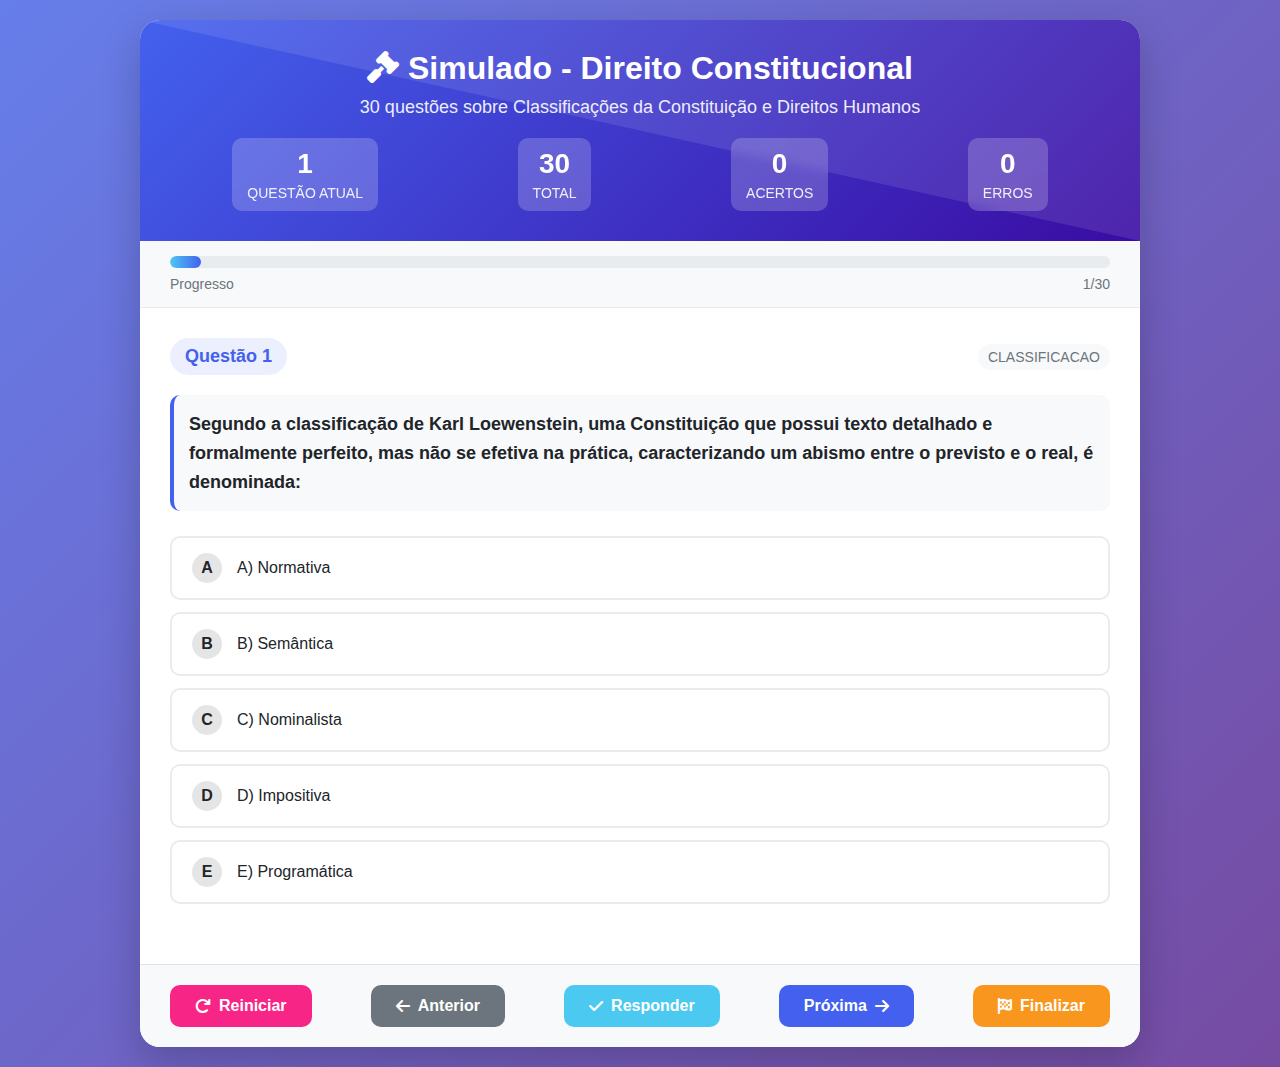
<file: QUESTÕES  CONSTITUCIONAL.html>
<!DOCTYPE html>
<html lang="pt-br">
<head>
    <meta charset="UTF-8">
    <meta name="viewport" content="width=device-width, initial-scale=1.0">
    <title>Simulado - Direito Constitucional</title>
    <link rel="stylesheet" href="https://cdnjs.cloudflare.com/ajax/libs/font-awesome/6.4.0/css/all.min.css">
    <style>
        * {
            margin: 0;
            padding: 0;
            box-sizing: border-box;
            font-family: 'Segoe UI', Tahoma, Geneva, Verdana, sans-serif;
        }

        :root {
            --primary: #4361ee;
            --secondary: #3a0ca3;
            --success: #4cc9f0;
            --danger: #f72585;
            --warning: #f8961e;
            --light: #f8f9fa;
            --dark: #212529;
            --gray: #6c757d;
        }

        body {
            background: linear-gradient(135deg, #667eea 0%, #764ba2 100%);
            min-height: 100vh;
            padding: 20px;
            display: flex;
            justify-content: center;
            align-items: center;
            color: var(--dark);
        }

        .container {
            max-width: 1000px;
            width: 100%;
            background: white;
            border-radius: 20px;
            box-shadow: 0 15px 40px rgba(0, 0, 0, 0.2);
            overflow: hidden;
            animation: fadeIn 0.8s ease;
        }

        @keyframes fadeIn {
            from { opacity: 0; transform: translateY(20px); }
            to { opacity: 1; transform: translateY(0); }
        }

        .header {
            background: linear-gradient(135deg, var(--primary) 0%, var(--secondary) 100%);
            color: white;
            padding: 30px;
            text-align: center;
            position: relative;
            overflow: hidden;
        }

        .header::before {
            content: '';
            position: absolute;
            top: 0;
            left: 0;
            right: 0;
            bottom: 0;
            background: url('data:image/svg+xml,<svg xmlns="http://www.w3.org/2000/svg" viewBox="0 0 100 100" preserveAspectRatio="none"><path d="M0,0 L100,0 L100,100 Z" fill="rgba(255,255,255,0.1)"/></svg>');
            background-size: cover;
        }

        .header-content {
            position: relative;
            z-index: 1;
        }

        .header h1 {
            font-size: 32px;
            margin-bottom: 10px;
            font-weight: 700;
        }

        .header p {
            opacity: 0.9;
            font-size: 18px;
            margin-bottom: 15px;
        }

        .stats {
            display: flex;
            justify-content: space-around;
            margin-top: 20px;
            flex-wrap: wrap;
            gap: 15px;
        }

        .stat-item {
            text-align: center;
            background: rgba(255, 255, 255, 0.2);
            padding: 10px 15px;
            border-radius: 10px;
            backdrop-filter: blur(5px);
        }

        .stat-number {
            font-size: 28px;
            font-weight: bold;
            margin-bottom: 5px;
        }

        .stat-label {
            font-size: 14px;
            opacity: 0.9;
        }

        .progress-container {
            background: var(--light);
            padding: 15px 30px;
            border-bottom: 1px solid #e9ecef;
        }

        .progress-bar {
            height: 12px;
            background: #e9ecef;
            border-radius: 6px;
            overflow: hidden;
        }

        .progress-fill {
            height: 100%;
            background: linear-gradient(90deg, var(--success), var(--primary));
            border-radius: 6px;
            transition: width 0.5s ease;
            width: 0%;
        }

        .progress-text {
            display: flex;
            justify-content: space-between;
            margin-top: 8px;
            font-size: 14px;
            color: var(--gray);
        }

        .questao-area {
            padding: 30px;
            min-height: 400px;
        }

        .questao-container {
            margin-bottom: 30px;
        }

        .questao-header {
            display: flex;
            justify-content: space-between;
            align-items: center;
            margin-bottom: 20px;
        }

        .questao-numero {
            font-size: 18px;
            font-weight: 600;
            color: var(--primary);
            background: rgba(67, 97, 238, 0.1);
            padding: 8px 15px;
            border-radius: 20px;
        }

        .questao-categoria {
            font-size: 14px;
            color: var(--gray);
            background: var(--light);
            padding: 5px 10px;
            border-radius: 15px;
        }

        .enunciado {
            font-size: 18px;
            font-weight: 600;
            margin-bottom: 25px;
            color: var(--dark);
            line-height: 1.6;
            padding: 15px;
            background: var(--light);
            border-radius: 10px;
            border-left: 4px solid var(--primary);
        }

        .alternativas {
            display: flex;
            flex-direction: column;
            gap: 12px;
            margin-bottom: 25px;
        }

        .alternativa {
            padding: 15px 20px;
            border: 2px solid #e9ecef;
            border-radius: 10px;
            cursor: pointer;
            transition: all 0.3s ease;
            font-size: 16px;
            display: flex;
            align-items: center;
        }

        .alternativa:hover {
            border-color: var(--primary);
            background: rgba(67, 97, 238, 0.05);
            transform: translateX(5px);
        }

        .alternativa.selecionada {
            border-color: var(--primary);
            background: var(--primary);
            color: white;
            transform: translateX(10px);
        }

        .alternativa.correta {
            border-color: var(--success);
            background: var(--success);
            color: white;
        }

        .alternativa.incorreta {
            border-color: var(--danger);
            background: var(--danger);
            color: white;
        }

        .alternativa-letra {
            display: inline-flex;
            align-items: center;
            justify-content: center;
            width: 30px;
            height: 30px;
            background: rgba(0, 0, 0, 0.1);
            border-radius: 50%;
            margin-right: 15px;
            font-weight: bold;
        }

        .alternativa.selecionada .alternativa-letra,
        .alternativa.correta .alternativa-letra,
        .alternativa.incorreta .alternativa-letra {
            background: rgba(255, 255, 255, 0.3);
        }

        .explicacao-questao {
            background: var(--light);
            padding: 20px;
            border-radius: 10px;
            border-left: 5px solid var(--primary);
            display: none;
            animation: slideDown 0.5s ease;
        }

        @keyframes slideDown {
            from { opacity: 0; transform: translateY(-10px); }
            to { opacity: 1; transform: translateY(0); }
        }

        .explicacao-questao h4 {
            color: var(--primary);
            margin-bottom: 10px;
            font-size: 18px;
            display: flex;
            align-items: center;
            gap: 10px;
        }

        .navegacao {
            display: flex;
            justify-content: space-between;
            padding: 20px 30px;
            background: #f8f9fa;
            border-top: 1px solid #dee2e6;
            flex-wrap: wrap;
            gap: 15px;
        }

        .btn {
            padding: 12px 25px;
            border: none;
            border-radius: 10px;
            cursor: pointer;
            font-size: 16px;
            font-weight: 600;
            transition: all 0.3s ease;
            display: flex;
            align-items: center;
            gap: 8px;
        }

        .btn-primary {
            background: var(--primary);
            color: white;
        }

        .btn-primary:hover {
            background: var(--secondary);
            transform: translateY(-2px);
            box-shadow: 0 5px 15px rgba(0, 0, 0, 0.1);
        }

        .btn-success {
            background: var(--success);
            color: white;
        }

        .btn-success:hover {
            background: #3aa8d8;
            transform: translateY(-2px);
            box-shadow: 0 5px 15px rgba(0, 0, 0, 0.1);
        }

        .btn-danger {
            background: var(--danger);
            color: white;
        }

        .btn-danger:hover {
            background: #e11570;
            transform: translateY(-2px);
            box-shadow: 0 5px 15px rgba(0, 0, 0, 0.1);
        }

        .btn-warning {
            background: var(--warning);
            color: white;
        }

        .btn-warning:hover {
            background: #e0861b;
            transform: translateY(-2px);
            box-shadow: 0 5px 15px rgba(0, 0, 0, 0.1);
        }

        .btn:disabled {
            background: var(--gray);
            cursor: not-allowed;
            transform: none;
            box-shadow: none;
        }

        .resultado-final {
            padding: 30px;
            text-align: center;
            display: none;
        }

        .resultado-content {
            background: white;
            padding: 30px;
            border-radius: 15px;
            box-shadow: 0 10px 30px rgba(0, 0, 0, 0.1);
            max-width: 600px;
            margin: 0 auto;
        }

        .resultado-titulo {
            font-size: 28px;
            margin-bottom: 20px;
            color: var(--primary);
        }

        .resultado-pontuacao {
            font-size: 72px;
            font-weight: bold;
            color: var(--success);
            margin: 20px 0;
        }

        .resultado-stats {
            display: flex;
            justify-content: space-around;
            margin: 30px 0;
            flex-wrap: wrap;
            gap: 20px;
        }

        .resultado-stat {
            text-align: center;
        }

        .resultado-stat-numero {
            font-size: 36px;
            font-weight: bold;
            margin-bottom: 5px;
        }

        .resultado-stat-label {
            font-size: 16px;
            color: var(--gray);
        }

        .acertos {
            color: var(--success);
        }

        .erros {
            color: var(--danger);
        }

        .nao-respondidas {
            color: var(--warning);
        }

        .mensagem-motivacional {
            font-style: italic;
            margin: 20px 0;
            color: var(--gray);
            font-size: 18px;
        }

        @media (max-width: 768px) {
            .header h1 {
                font-size: 26px;
            }
            
            .header p {
                font-size: 16px;
            }
            
            .stats {
                flex-direction: column;
                align-items: center;
            }
            
            .navegacao {
                flex-direction: column;
                align-items: center;
            }
            
            .btn {
                width: 100%;
                justify-content: center;
            }
            
            .questao-header {
                flex-direction: column;
                gap: 10px;
                align-items: flex-start;
            }
        }
    </style>
</head>
<body>
    <div class="container">
        <div class="header">
            <div class="header-content">
                <h1><i class="fas fa-gavel"></i> Simulado - Direito Constitucional</h1>
                <p>30 questões sobre Classificações da Constituição e Direitos Humanos</p>
                <div class="stats">
                    <div class="stat-item">
                        <div class="stat-number" id="questao-atual">1</div>
                        <div class="stat-label">QUESTÃO ATUAL</div>
                    </div>
                    <div class="stat-item">
                        <div class="stat-number" id="total-questoes">30</div>
                        <div class="stat-label">TOTAL</div>
                    </div>
                    <div class="stat-item">
                        <div class="stat-number" id="acertos">0</div>
                        <div class="stat-label">ACERTOS</div>
                    </div>
                    <div class="stat-item">
                        <div class="stat-number" id="erros">0</div>
                        <div class="stat-label">ERROS</div>
                    </div>
                </div>
            </div>
        </div>

        <!-- Barra de Progresso -->
        <div class="progress-container">
            <div class="progress-bar">
                <div class="progress-fill" id="progresso-fill"></div>
            </div>
            <div class="progress-text">
                <span>Progresso</span>
                <span id="progresso-texto">1/30</span>
            </div>
        </div>

        <!-- Área da Questão -->
        <div class="questao-area">
            <div id="area-questao"></div>
        </div>

        <!-- Navegação -->
        <div class="navegacao">
            <button class="btn btn-danger" onclick="reiniciarSimulado()">
                <i class="fas fa-redo"></i> Reiniciar
            </button>
            <button class="btn btn-warning" onclick="anteriorQuestao()" id="btn-anterior">
                <i class="fas fa-arrow-left"></i> Anterior
            </button>
            <button class="btn btn-success" onclick="responderQuestao()" id="btn-responder">
                <i class="fas fa-check"></i> Responder
            </button>
            <button class="btn btn-primary" onclick="proximaQuestao()" id="btn-proximo">
                Próxima <i class="fas fa-arrow-right"></i>
            </button>
            <button class="btn btn-warning" onclick="finalizarSimulado()" id="btn-finalizar">
                <i class="fas fa-flag-checkered"></i> Finalizar
            </button>
        </div>

        <!-- Resultado Final -->
        <div class="resultado-final" id="resultado-final">
            <div class="resultado-content">
                <h2 class="resultado-titulo"><i class="fas fa-trophy"></i> Resultado Final</h2>
                <div class="resultado-pontuacao" id="pontuacao-final">0%</div>
                <div class="mensagem-motivacional" id="mensagem-motivacional"></div>
                <div class="resultado-stats">
                    <div class="resultado-stat">
                        <div class="resultado-stat-numero acertos" id="total-acertos">0</div>
                        <div class="resultado-stat-label">Acertos</div>
                    </div>
                    <div class="resultado-stat">
                        <div class="resultado-stat-numero erros" id="total-erros">0</div>
                        <div class="resultado-stat-label">Erros</div>
                    </div>
                    <div class="resultado-stat">
                        <div class="resultado-stat-numero nao-respondidas" id="total-nao-respondidas">0</div>
                        <div class="resultado-stat-label">Não Respondidas</div>
                    </div>
                </div>
                <button class="btn btn-primary" onclick="reiniciarSimulado()" style="margin-top: 20px;">
                    <i class="fas fa-redo"></i> Fazer Novamente
                </button>
            </div>
        </div>
    </div>

    <script>
        // ========== CONFIGURAÇÃO DAS 30 QUESTÕES ==========
        const questaoDados = [
            {
                id: 1,
                categoria: "classificacao",
                enunciado: "Segundo a classificação de Karl Loewenstein, uma Constituição que possui texto detalhado e formalmente perfeito, mas não se efetiva na prática, caracterizando um abismo entre o previsto e o real, é denominada:",
                alternativas: [
                    "A) Normativa",
                    "B) Semântica", 
                    "C) Nominalista",
                    "D) Impositiva",
                    "E) Programática"
                ],
                correta: 2,
                explicacao: "CORRETA: C) Nominalista - Segundo Loewenstein, a Constituição Nominalista é aquela que existe formalmente mas não corresponde à realidade política do país, sendo uma 'constituição de fachada'."
            },
            {
                id: 2,
                categoria: "direitos",
                enunciado: "A teoria das gerações de direitos humanos desenvolvida por Karel Vasak utiliza como metáfora base os ideais da Revolução Francesa. Sobre a quinta geração de direitos, conforme defendida por Paulo Bonavides, é CORRETO afirmar:",
                alternativas: [
                    "A) Refere-se aos direitos de solidariedade como o meio ambiente",
                    "B) Compreende os direitos à democracia e ao pluralismo",
                    "C) Abrange os direitos decorrentes da biotecnologia",
                    "D) Trata do direito à paz internacional",
                    "E) Engloba os direitos digitais e à internet"
                ],
                correta: 3,
                explicacao: "CORRETA: D) Trata do direito à paz internacional - Paulo Bonavides defende que a quinta geração é o direito à paz, enquanto a quarta seria democracia/pluralismo e a sexta os direitos à água/informação."
            },
            {
                id: 3,
                categoria: "principios",
                enunciado: "O princípio constitucional que veda a supressão ou redução de direitos fundamentais já consolidados, baseado no art. 30 da Declaração Universal dos Direitos Humanos e na doutrina de Gomes Canotilho, é conhecido como:",
                alternativas: [
                    "A) Princípio da Razoabilidade",
                    "B) Proibição do Retrocesso Social", 
                    "C) Mínimo Existencial",
                    "D) Reserva do Possível",
                    "E) Vedação do Confisco"
                ],
                correta: 1,
                explicacao: "CORRETA: B) Proibição do Retrocesso Social - Este princípio impede que conquistas civilizatórias em matéria de direitos fundamentais sejam suprimidas arbitrariamente pelo legislador."
            },
            {
                id: 4,
                categoria: "classificacao", 
                enunciado: "Uma Constituição que exige, para sua alteração, um processo legislativo mais solene e dificultoso do que o processo de alteração das leis ordinárias, sendo exemplo a CF/88 com seu art. 60, é classificada como:",
                alternativas: [
                    "A) Flexível",
                    "B) Semirrígida",
                    "C) Rígida",
                    "D) Superrígida", 
                    "E) Imutável"
                ],
                correta: 2,
                explicacao: "CORRETA: C) Rígida - Constituições rígidas possuem processo de reforma mais dificultoso. A CF/88 é rígida, enquanto a superrígida teria cláusulas pétreas absolutamente imutáveis."
            },
            {
                id: 5,
                categoria: "classificacao",
                enunciado: "A teoria da 'norma fundamental pura' (Grundnorm), que compreende a Constituição no plano do 'dever-ser' desvinculada de fundamentações sociológicas ou políticas, foi desenvolvida por:",
                alternativas: [
                    "A) Hans Kelsen",
                    "B) Georg Jellinek", 
                    "C) Norberto Bobbio",
                    "D) Karl Loewenstein",
                    "E) Robert Alexy"
                ],
                correta: 0,
                explicacao: "CORRETA: A) Hans Kelsen - Kelsen é o principal expoente da teoria pura do direito, defendendo a Constituição como norma fundamental desvinculada de outros fundamentos."
            },
            {
                id: 6,
                categoria: "direitos",
                enunciado: "No âmbito da teoria dos status de Georg Jellinek, a posição do indivíduo que tem o direito de participar ativamente da formação da vontade estatal, através do exercício de direitos políticos, corresponde ao:",
                alternativas: [
                    "A) Status positivus",
                    "B) Status negativus", 
                    "C) Status activus",
                    "D) Status passivus", 
                    "E) Status subjectionis"
                ],
                correta: 2,
                explicacao: "CORRETA: C) Status activus - É a posição ativa do indivíduo perante o Estado, com direito de participar da formação da vontade estatal através do voto e outros mecanismos democráticos."
            },
            {
                id: 7,
                categoria: "documentos",
                enunciado: "Considerada a primeira constituição social do mundo, que incorporou pioneiramente direitos trabalhistas e sociais em seu texto, servindo de modelo para a Constituição brasileira de 1934:",
                alternativas: [
                    "A) Constituição de Weimar",
                    "B) Constituição Mexicana de 1917",
                    "C) Carta Magna de 1215", 
                    "D) Constituição dos EUA",
                    "E) Constituição Francesa de 1791"
                ],
                correta: 1,
                explicacao: "CORRETA: B) Constituição Mexicana de 1917 - Foi a primeira a incorporar direitos sociais e trabalhistas, influenciada pela Revolução Mexicana, precedendo até mesmo a Constituição de Weimar."
            },
            {
                id: 8,
                categoria: "principios",
                enunciado: "A tensão entre as limitações orçamentárias do Estado (reserva do possível) e o conjunto de bens materiais e imateriais indispensáveis para uma vida digna (mínimo existencial) constitui uma das discussões mais relevantes no:",
                alternativas: [
                    "A) Direito Constitucional Contemporâneo",
                    "B) Direito Administrativo",
                    "C) Direito Financeiro", 
                    "D) Direito Tributário",
                    "E) Direito Civil"
                ],
                correta: 0,
                explicacao: "CORRETA: A) Direito Constitucional Contemporâneo - Esta discussão é central no direito constitucional atual, envolvendo a efetivação dos direitos sociais frente às restrições orçamentárias."
            },
            {
                id: 9,
                categoria: "principios",
                enunciado: "No caso Riggs vs. Palmer (1889), o tribunal de Nova York decidiu que o herdeiro que assassinou o testador não poderia receber a herança, estabelecendo o princípio de que:",
                alternativas: [
                    "A) Ninguém pode se beneficiar do próprio ilícito",
                    "B) A vontade do testador é soberana",
                    "C) O direito à vida prevalece sobre o direito patrimonial", 
                    "D) A boa-fé objeticava deve prevalecer",
                    "E) O ordenamento rejeita o enriquecimento sem causa"
                ],
                correta: 0,
                explicacao: "CORRETA: A) Ninguém pode se beneficiar do próprio ilícito - Este é o princípio estabelecido no caso, demonstrando um conflito entre direito à herança e direito à vida."
            },
            {
                id: 10,
                categoria: "direitos",
                enunciado: "O dispositivo constitucional que estabelece a base legal para os direitos fundamentais atípicos, reconhecendo que os direitos expressos não excluem outros decorrentes do regime constitucional, é:",
                alternativas: [
                    "A) Art. 5º, §2º da CF/88",
                    "B) Art. 60, §4º da CF/88", 
                    "C) Art. 1º, III da CF/88",
                    "D) Art. 3º, IV da CF/88",
                    "E) Art. 170 da CF/88"
                ],
                correta: 0,
                explicacao: "CORRETA: A) Art. 5º, §2º da CF/88 - Este dispositivo é conhecido como 'cláusula de abertura material' e fundamenta o reconhecimento de direitos fundamentais implícitos."
            },
            {
                id: 11,
                categoria: "classificacao",
                enunciado: "A Constituição que pode ser modificada pelo mesmo processo das leis ordinárias é classificada como:",
                alternativas: [
                    "A) Rígida",
                    "B) Flexível",
                    "C) Semirrígida",
                    "D) Imutável",
                    "E) Superrígida"
                ],
                correta: 1,
                explicacao: "CORRETA: B) Flexível - Constituições flexíveis podem ser alteradas pelo mesmo processo das leis ordinárias."
            },
            {
                id: 12,
                categoria: "direitos",
                enunciado: "Os direitos de primeira geração, segundo a classificação de Karel Vasak, correspondem aos:",
                alternativas: [
                    "A) Direitos sociais",
                    "B) Direitos de solidariedade",
                    "C) Direitos civis e políticos",
                    "D) Direitos econômicos",
                    "E) Direitos culturais"
                ],
                correta: 2,
                explicacao: "CORRETA: C) Direitos civis e políticos - São os direitos de liberdade, típicos do Estado Liberal."
            },
            {
                id: 13,
                categoria: "principios",
                enunciado: "O princípio que estabelece a supremacia da Constituição sobre todo o ordenamento jurídico é o da:",
                alternativas: [
                    "A) Separação dos Poderes",
                    "B) Supremacia da Constituição",
                    "C) Legalidade",
                    "D) Isonomia",
                    "E) Moralidade"
                ],
                correta: 1,
                explicacao: "CORRETA: B) Supremacia da Constituição - Princípio fundamental que garante a hierarquia constitucional."
            },
            {
                id: 14,
                categoria: "classificacao",
                enunciado: "A teoria dos direitos fundamentais como sistema de regras e princípios foi desenvolvida por:",
                alternativas: [
                    "A) Hans Kelsen",
                    "B) Robert Alexy",
                    "C) Georg Jellinek",
                    "D) Norberto Bobbio",
                    "E) Paulo Bonavides"
                ],
                correta: 1,
                explicacao: "CORRETA: B) Robert Alexy - Desenvolveu a teoria da estrutura dos direitos fundamentais."
            },
            {
                id: 15,
                categoria: "documentos",
                enunciado: "A Declaração Universal dos Direitos Humanos foi adotada pela ONU em:",
                alternativas: [
                    "A) 1945",
                    "B) 1948",
                    "C) 1950",
                    "D) 1966",
                    "E) 1976"
                ],
                correta: 1,
                explicacao: "CORRETA: B) 1948 - Adotada pela Assembleia Geral das Nações Unidas em 10 de dezembro de 1948."
            },
            {
                id: 16,
                categoria: "classificacao",
                enunciado: "A CF/88 é considerada uma constituição:",
                alternativas: [
                    "A) Analítica",
                    "B) Sintética",
                    "C) Outorgada",
                    "D) Cesarista",
                    "E) Pactuada"
                ],
                correta: 0,
                explicacao: "CORRETA: A) Analítica - Por ser extensa e detalhada, regulamentando minuciosamente diversos temas."
            },
            {
                id: 17,
                categoria: "direitos",
                enunciado: "Os direitos sociais na CF/88 estão previstos principalmente no:",
                alternativas: [
                    "A) Art. 5º",
                    "B) Art. 6º",
                    "C) Art. 7º",
                    "D) Art. 8º",
                    "E) Art. 9º"
                ],
                correta: 1,
                explicacao: "CORRETA: B) Art. 6º - Estabelece os direitos sociais fundamentais como educação, saúde, trabalho, etc."
            },
            {
                id: 18,
                categoria: "principios",
                enunciado: "O princípio da proporcionalidade é composto pelos seguintes subprincípios, EXCETO:",
                alternativas: [
                    "A) Adequação",
                    "B) Necessidade",
                    "C) Proporcionalidade em sentido estrito",
                    "D) Razoabilidade",
                    "E) Todos fazem parte"
                ],
                correta: 3,
                explicacao: "CORRETA: D) Razoabilidade - Embora relacionado, não é um subprincípio da proporcionalidade, mas um princípio autônomo."
            },
            {
                id: 19,
                categoria: "classificacao",
                enunciado: "A Constituição que surge de um processo democrático com participação popular é:",
                alternativas: [
                    "A) Outorgada",
                    "B) Cesarista",
                    "C) Pactuada",
                    "D) Promulgada",
                    "E) Imposta"
                ],
                correta: 3,
                explicacao: "CORRETA: D) Promulgada - Resulta de processo constituinte democrático com participação popular."
            },
            {
                id: 20,
                categoria: "classificacao",
                enunciado: "A teoria da 'constituição dirigente' foi desenvolvida por:",
                alternativas: [
                    "A) Gomes Canotilho",
                    "B) Hans Kelsen",
                    "C) Carl Schmitt",
                    "D) Ferdinand Lassalle",
                    "E) Ruy Barbosa"
                ],
                correta: 0,
                explicacao: "CORRETA: A) Gomes Canotilho - Desenvolveu a teoria da constituição como programa dirigente para o futuro."
            },
            {
                id: 21,
                categoria: "direitos",
                enunciado: "Segundo a teoria de Georg Jellinek, o status em que o indivíduo está em posição de submissão ao Estado é o:",
                alternativas: [
                    "A) Status positivus",
                    "B) Status negativus",
                    "C) Status activus",
                    "D) Status passivus",
                    "E) Status subjectionis"
                ],
                correta: 4,
                explicacao: "CORRETA: E) Status subjectionis - É a posição de sujeição do indivíduo perante o Estado."
            },
            {
                id: 22,
                categoria: "documentos",
                enunciado: "O Pacto Internacional sobre Direitos Civis e Políticos foi adotado pela ONU em:",
                alternativas: [
                    "A) 1948",
                    "B) 1950",
                    "C) 1966",
                    "D) 1976",
                    "E) 1984"
                ],
                correta: 2,
                explicacao: "CORRETA: C) 1966 - Adotado pela Assembleia Geral em 16 de dezembro de 1966."
            },
            {
                id: 23,
                categoria: "classificacao",
                enunciado: "A Constituição que resulta de um acordo entre o governante e representantes do povo é:",
                alternativas: [
                    "A) Outorgada",
                    "B) Promulgada",
                    "C) Cesarista",
                    "D) Pactuada",
                    "E) Democrática"
                ],
                correta: 3,
                explicacao: "CORRETA: D) Pactuada - Resulta de um pacto ou acordo entre diferentes forças políticas."
            },
            {
                id: 24,
                categoria: "direitos",
                enunciado: "A teoria do 'direito como integridade' foi desenvolvida por:",
                alternativas: [
                    "A) Ronald Dworkin",
                    "B) H. L. A. Hart",
                    "C) Hans Kelsen",
                    "D) John Austin",
                    "E) Jeremy Bentham"
                ],
                correta: 0,
                explicacao: "CORRETA: A) Ronald Dworkin - Propõe que o direito deve ser interpretado como um sistema coerente e integrado."
            },
            {
                id: 25,
                categoria: "documentos",
                enunciado: "A Convenção Americana sobre Direitos Humanos foi adotada em:",
                alternativas: [
                    "A) Bogotá, 1948",
                    "B) São José, 1969",
                    "C) Buenos Aires, 1950",
                    "D) Caracas, 1975",
                    "E) Lima, 1980"
                ],
                correta: 1,
                explicacao: "CORRETA: B) São José, 1969 - Adotada na Conferência Especializada Interamericana sobre Direitos Humanos."
            },
            {
                id: 26,
                categoria: "classificacao",
                enunciado: "A Constituição que estabelece limites ao poder de reforma constitucional é:",
                alternativas: [
                    "A) Superrígida",
                    "B) Rígida",
                    "C) Semirrígida",
                    "D) Flexível",
                    "E) Imutável"
                ],
                correta: 0,
                explicacao: "CORRETA: A) Superrígida - Possui cláusulas pétreas ou limites materiais à reforma constitucional."
            },
            {
                id: 27,
                categoria: "direitos",
                enunciado: "A teoria da 'reserva do possível' foi desenvolvida por:",
                alternativas: [
                    "A) Tribunal Constitucional Federal alemão",
                    "B) Hans Kelsen",
                    "C) Robert Alexy",
                    "D) Peter Häberle",
                    "E) Konrad Hesse"
                ],
                correta: 0,
                explicacao: "CORRETA: A) Tribunal Constitucional Federal alemão - Desenvolveu a teoria que limita direitos sociais às possibilidades orçamentárias."
            },
            {
                id: 28,
                categoria: "documentos",
                enunciado: "O Protocolo de San Salvador trata de:",
                alternativas: [
                    "A) Direitos econômicos, sociais e culturais",
                    "B) Direitos civis e políticos",
                    "C) Abolição da pena de morte",
                    "D) Direitos das mulheres",
                    "E) Direitos das crianças"
                ],
                correta: 0,
                explicacao: "CORRETA: A) Direitos econômicos, sociais e culturais - Protocolo adicional à Convenção Americana sobre Direitos Humanos."
            },
            {
                id: 29,
                categoria: "classificacao",
                enunciado: "A Constituição que contém apenas regras básicas de organização do Estado é:",
                alternativas: [
                    "A) Sintética",
                    "B) Analítica",
                    "C) Dirigente",
                    "D) Programática",
                    "E) Garantia"
                ],
                correta: 0,
                explicacao: "CORRETA: A) Sintética - Caracterizada por ser breve e conter apenas normas fundamentais."
            },
            {
                id: 30,
                categoria: "direitos",
                enunciado: "A teoria do 'constitucionalismo do oprimido' foi desenvolvida por:",
                alternativas: [
                    "A) João Baptista Herkenhoff",
                    "B) Paulo Bonavides",
                    "C) José Afonso da Silva",
                    "D) Celso Antônio Bandeira de Mello",
                    "E) Luís Roberto Barroso"
                ],
                correta: 0,
                explicacao: "CORRETA: A) João Baptista Herkenhoff - Aborda a constituição a partir da perspectiva dos excluídos e oprimidos."
            }
        ];

        // ========== VARIÁVEIS GLOBAIS ==========
        let questaoAtual = 0;
        let acertos = 0;
        let erros = 0;
        let respostas = Array(questaoDados.length).fill(null);
        let alternativaSelecionada = null;
        let questaoRespondida = false;

        // ========== INICIALIZAÇÃO ==========
        window.onload = function() {
            carregarQuestao();
            atualizarEstatisticas();
            atualizarBotoes();
        };

        // ========== FUNÇÕES PRINCIPAIS ==========
        function carregarQuestao() {
            const questao = questaoDados[questaoAtual];
            const areaQuestao = document.getElementById('area-questao');
            
            let html = `
                <div class="questao-container">
                    <div class="questao-header">
                        <div class="questao-numero">Questão ${questao.id}</div>
                        <div class="questao-categoria">${questao.categoria.toUpperCase()}</div>
                    </div>
                    <div class="enunciado">${questao.enunciado}</div>
                    <div class="alternativas">
            `;
            
            questao.alternativas.forEach((alternativa, index) => {
                const letra = String.fromCharCode(65 + index);
                let classe = "alternativa";
                
                // Verificar se já foi respondida
                if (respostas[questaoAtual] !== null) {
                    if (index === questao.correta) {
                        classe += " correta";
                    } else if (index === respostas[questaoAtual] && index !== questao.correta) {
                        classe += " incorreta";
                    }
                } else if (index === alternativaSelecionada) {
                    classe += " selecionada";
                }
                
                html += `
                    <div class="${classe}" onclick="selecionarAlternativa(${index})">
                        <span class="alternativa-letra">${letra}</span>
                        ${alternativa}
                    </div>
                `;
            });
            
            html += `
                    </div>
                    <div class="explicacao-questao" id="explicacao">
                        <h4><i class="fas fa-lightbulb"></i> Explicação:</h4>
                        <p>${questao.explicacao}</p>
                    </div>
                </div>
            `;
            
            areaQuestao.innerHTML = html;
            
            // Mostrar/ocultar explicação
            const explicacao = document.getElementById('explicacao');
            if (respostas[questaoAtual] !== null) {
                explicacao.style.display = 'block';
            } else {
                explicacao.style.display = 'none';
            }
            
            // Atualizar progresso
            const progresso = ((questaoAtual + 1) / questaoDados.length) * 100;
            document.getElementById('progresso-fill').style.width = `${progresso}%`;
            document.getElementById('progresso-texto').textContent = `${questaoAtual + 1}/${questaoDados.length}`;
            
            // Atualizar estatísticas
            atualizarEstatisticas();
            atualizarBotoes();
        }

        function selecionarAlternativa(index) {
            if (questaoRespondida || respostas[questaoAtual] !== null) return;
            
            // Remover seleção anterior
            const alternativas = document.querySelectorAll('.alternativa');
            alternativas.forEach(alt => {
                alt.classList.remove('selecionada');
            });
            
            // Adicionar seleção atual
            alternativas[index].classList.add('selecionada');
            alternativaSelecionada = index;
        }

        function responderQuestao() {
            if (alternativaSelecionada === null && respostas[questaoAtual] === null) {
                alert('Por favor, selecione uma alternativa antes de responder.');
                return;
            }
            
            if (questaoRespondida && respostas[questaoAtual] !== null) return;
            
            questaoRespondida = true;
            
            // Registrar resposta
            if (respostas[questaoAtual] === null) {
                respostas[questaoAtual] = alternativaSelecionada;
                
                // Verificar se acertou
                if (alternativaSelecionada === questaoDados[questaoAtual].correta) {
                    acertos++;
                } else {
                    erros++;
                }
            }
            
            // Mostrar resultado
            carregarQuestao();
            atualizarEstatisticas();
            atualizarBotoes();
        }

        function anteriorQuestao() {
            if (questaoAtual > 0) {
                questaoAtual--;
                alternativaSelecionada = respostas[questaoAtual];
                questaoRespondida = respostas[questaoAtual] !== null;
                carregarQuestao();
            }
        }

        function proximaQuestao() {
            if (questaoAtual < questaoDados.length - 1) {
                questaoAtual++;
                alternativaSelecionada = respostas[questaoAtual];
                questaoRespondida = respostas[questaoAtual] !== null;
                carregarQuestao();
            }
        }

        function finalizarSimulado() {
            const naoRespondidas = questaoDados.length - (acertos + erros);
            const percentual = Math.round((acertos / questaoDados.length) * 100);
            
            document.getElementById('total-acertos').textContent = acertos;
            document.getElementById('total-erros').textContent = erros;
            document.getElementById('total-nao-respondidas').textContent = naoRespondidas;
            document.getElementById('pontuacao-final').textContent = `${percentual}%`;
            
            // Mensagem motivacional
            const mensagem = document.getElementById('mensagem-motivacional');
            if (percentual >= 90) {
                mensagem.textContent = "Excelente! Você domina o conteúdo de Direito Constitucional!";
            } else if (percentual >= 70) {
                mensagem.textContent = "Muito bom! Seu conhecimento está acima da média!";
            } else if (percentual >= 50) {
                mensagem.textContent = "Bom trabalho! Continue estudando para melhorar ainda mais!";
            } else {
                mensagem.textContent = "Não desanime! Revise o material e tente novamente!";
            }
            
            // Mostrar resultado final
            document.getElementById('resultado-final').style.display = 'block';
            document.querySelector('.questao-area').style.display = 'none';
            document.querySelector('.progress-container').style.display = 'none';
            document.querySelector('.navegacao').style.display = 'none';
        }

        function reiniciarSimulado() {
            questaoAtual = 0;
            acertos = 0;
            erros = 0;
            respostas = Array(questaoDados.length).fill(null);
            alternativaSelecionada = null;
            questaoRespondida = false;
            
            document.getElementById('resultado-final').style.display = 'none';
            document.querySelector('.questao-area').style.display = 'block';
            document.querySelector('.progress-container').style.display = 'block';
            document.querySelector('.navegacao').style.display = 'flex';
            
            carregarQuestao();
            atualizarEstatisticas();
        }

        function atualizarEstatisticas() {
            document.getElementById('questao-atual').textContent = questaoAtual + 1;
            document.getElementById('acertos').textContent = acertos;
            document.getElementById('erros').textContent = erros;
        }

        function atualizarBotoes() {
            document.getElementById('btn-anterior').disabled = questaoAtual === 0;
            document.getElementById('btn-proximo').disabled = questaoAtual === questaoDados.length - 1;
            
            if (respostas[questaoAtual] !== null) {
                document.getElementById('btn-responder').innerHTML = '<i class="fas fa-check"></i> Já Respondida';
                document.getElementById('btn-responder').disabled = true;
            } else {
                document.getElementById('btn-responder').innerHTML = '<i class="fas fa-check"></i> Responder';
                document.getElementById('btn-responder').disabled = false;
            }
        }
    </script>
</body>
</html>
</file>
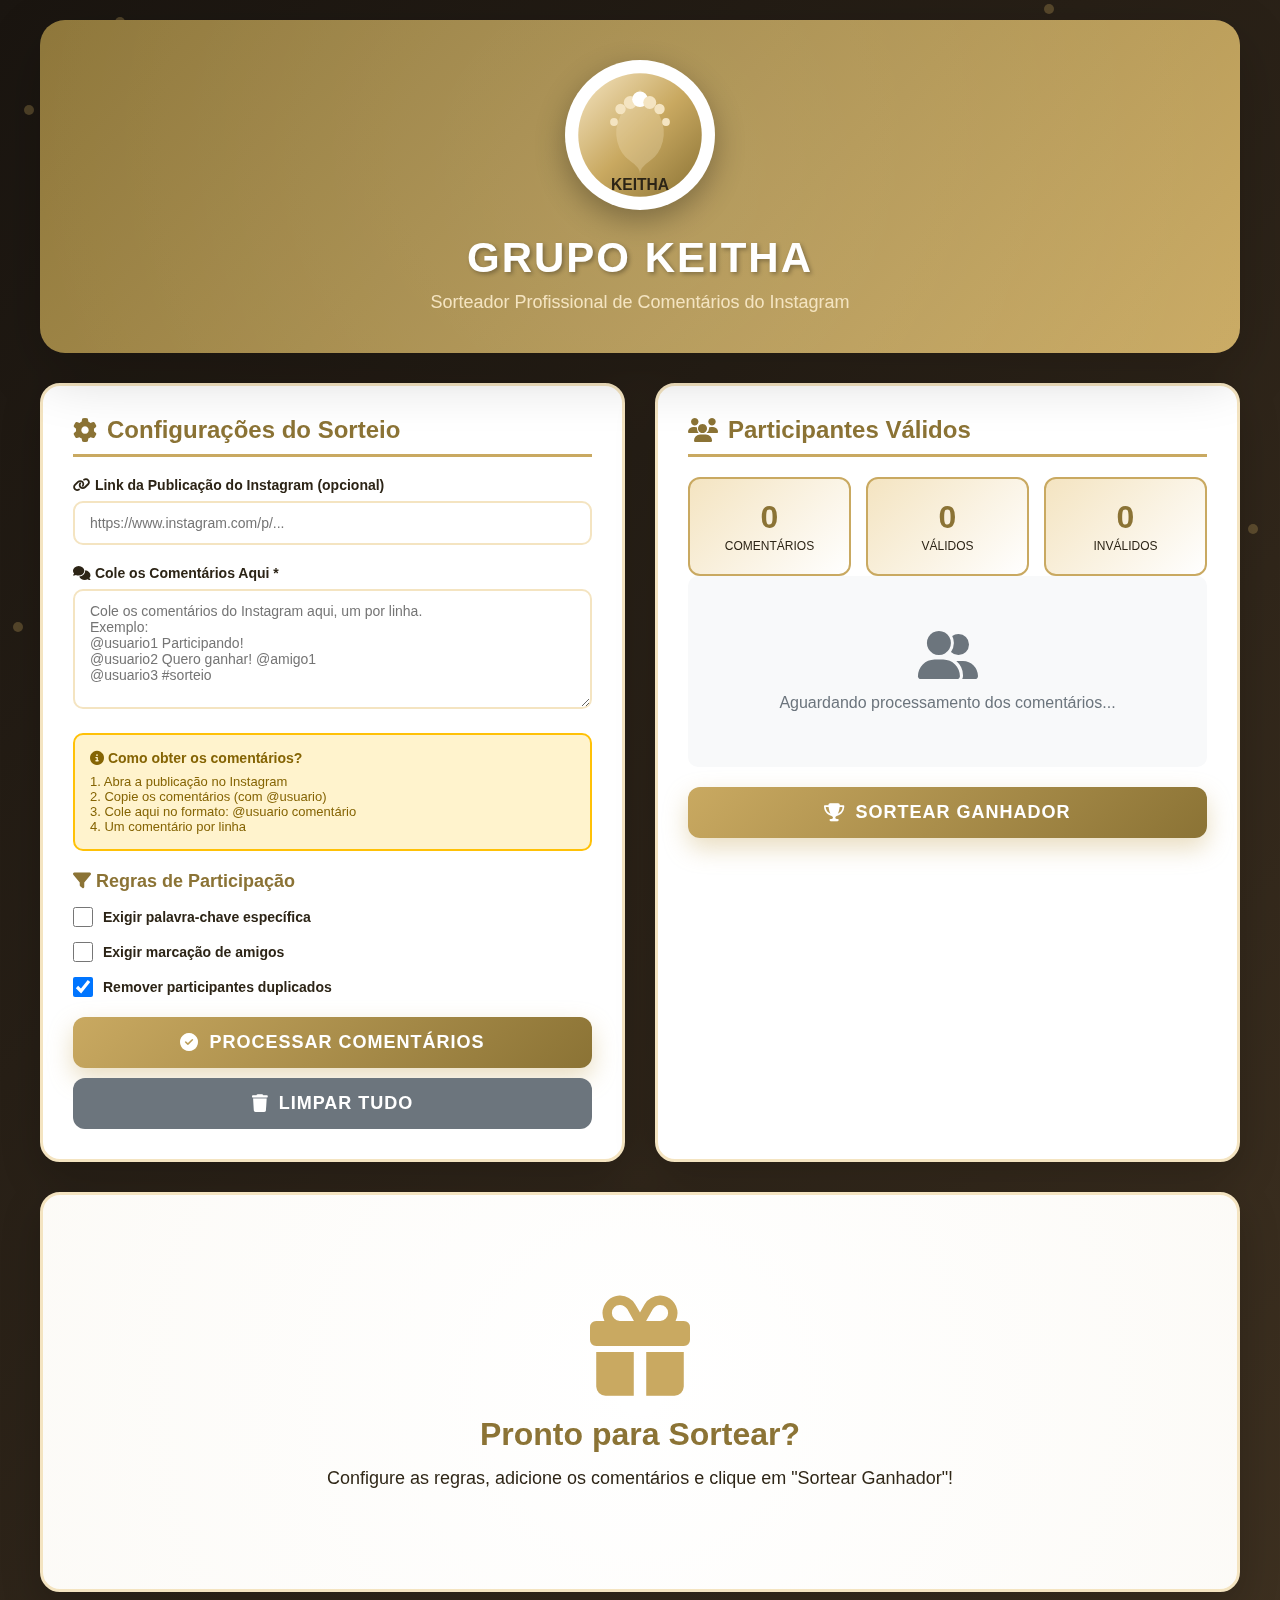
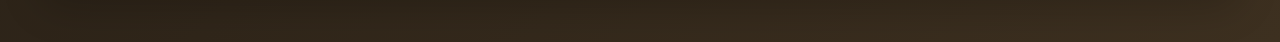
<file: sorteador.html>
<!DOCTYPE html>
<html lang="pt-BR">
<head>
    <meta charset="UTF-8">
    <meta name="viewport" content="width=device-width, initial-scale=1.0">
    <title>Sorteador GRUPO KEITHA</title>
    <link rel="stylesheet" href="https://cdnjs.cloudflare.com/ajax/libs/font-awesome/6.4.0/css/all.min.css">
    <style>
        * {
            margin: 0;
            padding: 0;
            box-sizing: border-box;
            font-family: 'Segoe UI', Tahoma, Geneva, Verdana, sans-serif;
        }

        :root {
            --primary-gold: #C9A961;
            --dark-gold: #8B7335;
            --light-gold: #F4E4C1;
            --white: #ffffff;
            --dark: #2C2416;
            --success: #28a745;
            --danger: #dc3545;
            --shadow: rgba(0, 0, 0, 0.2);
        }

        body {
            background: linear-gradient(135deg, #1a1510 0%, #3d3020 100%);
            min-height: 100vh;
            padding: 20px;
            color: var(--dark);
            overflow-x: hidden;
        }

        /* Animação de partículas douradas no fundo */
        @keyframes float {
            0%, 100% { transform: translateY(0) rotate(0deg); }
            50% { transform: translateY(-20px) rotate(180deg); }
        }

        .particle {
            position: fixed;
            width: 10px;
            height: 10px;
            background: var(--primary-gold);
            border-radius: 50%;
            opacity: 0.3;
            animation: float 6s infinite ease-in-out;
            pointer-events: none;
            z-index: 0;
        }

        .container {
            max-width: 1200px;
            margin: 0 auto;
            position: relative;
            z-index: 1;
        }

        .header {
            background: linear-gradient(135deg, var(--dark-gold) 0%, var(--primary-gold) 100%);
            border-radius: 25px;
            padding: 40px;
            text-align: center;
            box-shadow: 0 20px 60px var(--shadow);
            margin-bottom: 30px;
            position: relative;
            overflow: hidden;
        }

        .header::before {
            content: '';
            position: absolute;
            top: -50%;
            left: -50%;
            width: 200%;
            height: 200%;
            background: radial-gradient(circle, rgba(255,255,255,0.1) 0%, transparent 70%);
            animation: rotate 20s linear infinite;
        }

        @keyframes rotate {
            0% { transform: rotate(0deg); }
            100% { transform: rotate(360deg); }
        }

        .logo-container {
            position: relative;
            z-index: 1;
            margin-bottom: 20px;
        }

        .logo {
            width: 150px;
            height: 150px;
            border-radius: 50%;
            background: var(--white);
            padding: 10px;
            box-shadow: 0 10px 30px rgba(0, 0, 0, 0.3);
            animation: pulse 2s infinite;
        }

        @keyframes pulse {
            0%, 100% { transform: scale(1); }
            50% { transform: scale(1.05); }
        }

        .header h1 {
            color: var(--white);
            font-size: 42px;
            font-weight: 700;
            text-shadow: 2px 2px 4px rgba(0, 0, 0, 0.3);
            position: relative;
            z-index: 1;
            letter-spacing: 2px;
        }

        .header p {
            color: var(--light-gold);
            font-size: 18px;
            margin-top: 10px;
            position: relative;
            z-index: 1;
        }

        .main-content {
            display: grid;
            grid-template-columns: 1fr 1fr;
            gap: 30px;
            margin-bottom: 30px;
        }

        .card {
            background: var(--white);
            border-radius: 20px;
            padding: 30px;
            box-shadow: 0 15px 40px var(--shadow);
            border: 3px solid var(--light-gold);
        }

        .card h2 {
            color: var(--dark-gold);
            font-size: 24px;
            margin-bottom: 20px;
            display: flex;
            align-items: center;
            gap: 10px;
            border-bottom: 3px solid var(--primary-gold);
            padding-bottom: 10px;
        }

        .form-group {
            margin-bottom: 20px;
        }

        .form-group label {
            display: block;
            color: var(--dark);
            font-weight: 600;
            margin-bottom: 8px;
            font-size: 14px;
        }

        .form-group input,
        .form-group textarea {
            width: 100%;
            padding: 12px 15px;
            border: 2px solid var(--light-gold);
            border-radius: 10px;
            font-size: 14px;
            transition: all 0.3s;
        }

        .form-group input:focus,
        .form-group textarea:focus {
            outline: none;
            border-color: var(--primary-gold);
            box-shadow: 0 0 10px rgba(201, 169, 97, 0.3);
        }

        .form-group textarea {
            resize: vertical;
            min-height: 120px;
            font-family: inherit;
        }

        .checkbox-group {
            display: flex;
            align-items: center;
            gap: 10px;
            margin-bottom: 15px;
        }

        .checkbox-group input[type="checkbox"] {
            width: 20px;
            height: 20px;
            cursor: pointer;
        }

        .checkbox-group label {
            margin: 0;
            cursor: pointer;
        }

        .btn {
            padding: 15px 30px;
            border: none;
            border-radius: 12px;
            font-size: 18px;
            font-weight: 700;
            cursor: pointer;
            transition: all 0.3s;
            display: flex;
            align-items: center;
            justify-content: center;
            gap: 10px;
            text-transform: uppercase;
            letter-spacing: 1px;
        }

        .btn-primary {
            background: linear-gradient(135deg, var(--primary-gold) 0%, var(--dark-gold) 100%);
            color: var(--white);
            width: 100%;
            box-shadow: 0 10px 25px rgba(201, 169, 97, 0.4);
        }

        .btn-primary:hover {
            transform: translateY(-3px);
            box-shadow: 0 15px 35px rgba(201, 169, 97, 0.6);
        }

        .btn-primary:active {
            transform: translateY(-1px);
        }

        .btn-secondary {
            background: #6c757d;
            color: var(--white);
            width: 100%;
            margin-top: 10px;
        }

        .btn-secondary:hover {
            background: #5a6268;
            transform: translateY(-2px);
        }

        .participants-list {
            max-height: 300px;
            overflow-y: auto;
            background: #f8f9fa;
            border-radius: 10px;
            padding: 15px;
        }

        .participant-item {
            background: var(--white);
            padding: 12px;
            margin-bottom: 10px;
            border-radius: 8px;
            border-left: 4px solid var(--primary-gold);
            display: flex;
            align-items: center;
            gap: 10px;
            box-shadow: 0 2px 8px rgba(0, 0, 0, 0.05);
        }

        .participant-icon {
            width: 40px;
            height: 40px;
            background: var(--light-gold);
            border-radius: 50%;
            display: flex;
            align-items: center;
            justify-content: center;
            color: var(--dark-gold);
            font-weight: 700;
        }

        .stats {
            display: grid;
            grid-template-columns: repeat(3, 1fr);
            gap: 15px;
            margin-top: 20px;
        }

        .stat-card {
            background: linear-gradient(135deg, var(--light-gold) 0%, var(--white) 100%);
            padding: 20px;
            border-radius: 12px;
            text-align: center;
            border: 2px solid var(--primary-gold);
        }

        .stat-number {
            font-size: 32px;
            font-weight: 700;
            color: var(--dark-gold);
            display: block;
        }

        .stat-label {
            font-size: 12px;
            color: var(--dark);
            text-transform: uppercase;
            margin-top: 5px;
        }

        /* Área do Sorteio */
        .draw-area {
            grid-column: 1 / -1;
            background: var(--white);
            border-radius: 20px;
            padding: 40px;
            text-align: center;
            box-shadow: 0 15px 40px var(--shadow);
            border: 3px solid var(--light-gold);
            min-height: 400px;
            display: flex;
            flex-direction: column;
            justify-content: center;
            align-items: center;
            position: relative;
            overflow: hidden;
        }

        .draw-area::before {
            content: '';
            position: absolute;
            top: 0;
            left: 0;
            right: 0;
            bottom: 0;
            background: radial-gradient(circle at center, transparent 0%, rgba(201, 169, 97, 0.05) 100%);
            pointer-events: none;
        }

        .roulette-container {
            position: relative;
            width: 100%;
            max-width: 500px;
            height: 300px;
            display: flex;
            align-items: center;
            justify-content: center;
            margin: 30px 0;
        }

        .roulette-name {
            font-size: 48px;
            font-weight: 700;
            color: var(--dark-gold);
            text-shadow: 2px 2px 4px rgba(0, 0, 0, 0.1);
            padding: 20px 40px;
            background: var(--light-gold);
            border-radius: 15px;
            border: 3px solid var(--primary-gold);
            animation: rouletteSpin 0.1s linear infinite;
            min-width: 300px;
            text-align: center;
        }

        @keyframes rouletteSpin {
            0% { transform: translateY(-5px); }
            50% { transform: translateY(5px); }
            100% { transform: translateY(-5px); }
        }

        .winner-container {
            display: none;
            animation: winnerAppear 1s ease-out;
        }

        @keyframes winnerAppear {
            0% {
                opacity: 0;
                transform: scale(0.5) rotate(-10deg);
            }
            50% {
                transform: scale(1.1) rotate(5deg);
            }
            100% {
                opacity: 1;
                transform: scale(1) rotate(0deg);
            }
        }

        .winner-trophy {
            font-size: 120px;
            color: var(--primary-gold);
            margin-bottom: 20px;
            animation: trophyBounce 1s infinite;
        }

        @keyframes trophyBounce {
            0%, 100% { transform: translateY(0) rotate(-5deg); }
            50% { transform: translateY(-20px) rotate(5deg); }
        }

        .winner-name {
            font-size: 64px;
            font-weight: 700;
            color: var(--dark-gold);
            text-shadow: 3px 3px 6px rgba(0, 0, 0, 0.2);
            margin-bottom: 20px;
            padding: 30px;
            background: linear-gradient(135deg, var(--light-gold) 0%, var(--white) 100%);
            border-radius: 20px;
            border: 5px solid var(--primary-gold);
        }

        .winner-subtitle {
            font-size: 28px;
            color: var(--dark);
            margin-bottom: 30px;
        }

        .confetti {
            position: fixed;
            width: 10px;
            height: 10px;
            background: var(--primary-gold);
            position: absolute;
            animation: confettiFall 3s linear;
        }

        @keyframes confettiFall {
            0% {
                top: -10%;
                opacity: 1;
            }
            100% {
                top: 100%;
                opacity: 0;
            }
        }

        .info-box {
            background: #fff3cd;
            border: 2px solid #ffc107;
            border-radius: 10px;
            padding: 15px;
            margin-top: 15px;
            font-size: 13px;
            color: #856404;
        }

        .info-box strong {
            display: block;
            margin-bottom: 8px;
            font-size: 14px;
        }

        @media (max-width: 768px) {
            .main-content {
                grid-template-columns: 1fr;
            }

            .header h1 {
                font-size: 28px;
            }

            .logo {
                width: 100px;
                height: 100px;
            }

            .stats {
                grid-template-columns: 1fr;
            }

            .winner-name {
                font-size: 42px;
            }

            .winner-trophy {
                font-size: 80px;
            }
        }

        /* Scrollbar personalizada */
        ::-webkit-scrollbar {
            width: 10px;
        }

        ::-webkit-scrollbar-track {
            background: var(--light-gold);
            border-radius: 10px;
        }

        ::-webkit-scrollbar-thumb {
            background: var(--primary-gold);
            border-radius: 10px;
        }

        ::-webkit-scrollbar-thumb:hover {
            background: var(--dark-gold);
        }
    </style>
</head>
<body>
    <!-- Partículas flutuantes -->
    <script>
        for (let i = 0; i < 15; i++) {
            const particle = document.createElement('div');
            particle.className = 'particle';
            particle.style.left = Math.random() * 100 + '%';
            particle.style.top = Math.random() * 100 + '%';
            particle.style.animationDelay = Math.random() * 6 + 's';
            particle.style.animationDuration = (Math.random() * 4 + 4) + 's';
            document.body.appendChild(particle);
        }
    </script>

    <div class="container">
        <!-- Cabeçalho -->
        <div class="header">
            <div class="logo-container">
                <img src="data:image/svg+xml,%3Csvg xmlns='http://www.w3.org/2000/svg' viewBox='0 0 200 200'%3E%3Cdefs%3E%3ClinearGradient id='goldGrad' x1='0%25' y1='0%25' x2='100%25' y2='100%25'%3E%3Cstop offset='0%25' style='stop-color:%23F4E4C1'/%3E%3Cstop offset='50%25' style='stop-color:%23C9A961'/%3E%3Cstop offset='100%25' style='stop-color:%238B7335'/%3E%3C/linearGradient%3E%3C/defs%3E%3Ccircle cx='100' cy='100' r='95' fill='url(%23goldGrad)'/%3E%3Cpath d='M100,30 Q80,50 70,70 Q60,90 65,110 Q70,130 85,140 Q100,150 100,160 L100,160 Q100,150 115,140 Q130,130 135,110 Q140,90 130,70 Q120,50 100,30 Z' fill='%23F4E4C1' opacity='0.3'/%3E%3Ccircle cx='70' cy='60' r='8' fill='%23F4E4C1'/%3E%3Ccircle cx='85' cy='50' r='10' fill='%23F4E4C1'/%3E%3Ccircle cx='100' cy='45' r='12' fill='%23FFF'/%3E%3Ccircle cx='115' cy='50' r='10' fill='%23F4E4C1'/%3E%3Ccircle cx='130' cy='60' r='8' fill='%23F4E4C1'/%3E%3Ccircle cx='60' cy='80' r='6' fill='%23F4E4C1'/%3E%3Ccircle cx='140' cy='80' r='6' fill='%23F4E4C1'/%3E%3Ctext x='100' y='185' font-size='24' font-weight='bold' text-anchor='middle' fill='%232C2416' font-family='Arial, sans-serif'%3EKEITHA%3C/text%3E%3C/svg%3E" alt="Logo Grupo Keitha" class="logo">
            </div>
            <h1>GRUPO KEITHA</h1>
            <p>Sorteador Profissional de Comentários do Instagram</p>
        </div>

        <div class="main-content">
            <!-- Configurações -->
            <div class="card">
                <h2><i class="fas fa-cog"></i> Configurações do Sorteio</h2>
                
                <div class="form-group">
                    <label><i class="fas fa-link"></i> Link da Publicação do Instagram (opcional)</label>
                    <input type="url" id="instagram-link" placeholder="https://www.instagram.com/p/...">
                </div>

                <div class="form-group">
                    <label><i class="fas fa-comments"></i> Cole os Comentários Aqui *</label>
                    <textarea id="comments-input" placeholder="Cole os comentários do Instagram aqui, um por linha.&#10;Exemplo:&#10;@usuario1 Participando!&#10;@usuario2 Quero ganhar! @amigo1&#10;@usuario3 #sorteio"></textarea>
                </div>

                <div class="info-box">
                    <strong><i class="fas fa-info-circle"></i> Como obter os comentários?</strong>
                    1. Abra a publicação no Instagram<br>
                    2. Copie os comentários (com @usuario)<br>
                    3. Cole aqui no formato: @usuario comentário<br>
                    4. Um comentário por linha
                </div>

                <div class="form-group">
                    <h3 style="color: var(--dark-gold); font-size: 18px; margin: 20px 0 15px 0;">
                        <i class="fas fa-filter"></i> Regras de Participação
                    </h3>

                    <div class="checkbox-group">
                        <input type="checkbox" id="require-keyword">
                        <label for="require-keyword">Exigir palavra-chave específica</label>
                    </div>

                    <div class="form-group" id="keyword-input-group" style="display: none;">
                        <input type="text" id="keyword" placeholder="Digite a palavra-chave (ex: #sorteio, participando)">
                    </div>

                    <div class="checkbox-group">
                        <input type="checkbox" id="require-tag">
                        <label for="require-tag">Exigir marcação de amigos</label>
                    </div>

                    <div class="form-group" id="tag-count-group" style="display: none;">
                        <label>Mínimo de amigos marcados:</label>
                        <input type="number" id="min-tags" value="1" min="1" max="10">
                    </div>

                    <div class="checkbox-group">
                        <input type="checkbox" id="remove-duplicates" checked>
                        <label for="remove-duplicates">Remover participantes duplicados</label>
                    </div>
                </div>

                <button class="btn btn-primary" onclick="processComments()">
                    <i class="fas fa-check-circle"></i> Processar Comentários
                </button>

                <button class="btn btn-secondary" onclick="clearAll()">
                    <i class="fas fa-trash"></i> Limpar Tudo
                </button>
            </div>

            <!-- Participantes -->
            <div class="card">
                <h2><i class="fas fa-users"></i> Participantes Válidos</h2>
                
                <div class="stats">
                    <div class="stat-card">
                        <span class="stat-number" id="total-comments">0</span>
                        <span class="stat-label">Comentários</span>
                    </div>
                    <div class="stat-card">
                        <span class="stat-number" id="valid-participants">0</span>
                        <span class="stat-label">Válidos</span>
                    </div>
                    <div class="stat-card">
                        <span class="stat-number" id="invalid-participants">0</span>
                        <span class="stat-label">Inválidos</span>
                    </div>
                </div>

                <div class="participants-list" id="participants-list">
                    <p style="text-align: center; color: #6c757d; padding: 40px 20px;">
                        <i class="fas fa-user-friends" style="font-size: 48px; margin-bottom: 15px; display: block;"></i>
                        Aguardando processamento dos comentários...
                    </p>
                </div>

                <button class="btn btn-primary" onclick="startDraw()" id="draw-btn" disabled style="margin-top: 20px;">
                    <i class="fas fa-trophy"></i> Sortear Ganhador
                </button>
            </div>

            <!-- Área do Sorteio -->
            <div class="draw-area" id="draw-area">
                <div id="initial-message">
                    <i class="fas fa-gift" style="font-size: 100px; color: var(--primary-gold); margin-bottom: 20px;"></i>
                    <h2 style="color: var(--dark-gold); font-size: 32px; margin-bottom: 15px;">
                        Pronto para Sortear?
                    </h2>
                    <p style="color: var(--dark); font-size: 18px;">
                        Configure as regras, adicione os comentários e clique em "Sortear Ganhador"!
                    </p>
                </div>

                <div id="roulette-display" style="display: none;">
                    <h3 style="color: var(--dark-gold); font-size: 28px; margin-bottom: 20px;">
                        🎰 Sorteando...
                    </h3>
                    <div class="roulette-container">
                        <div class="roulette-name" id="roulette-name">@participante</div>
                    </div>
                </div>

                <div id="winner-display" class="winner-container">
                    <div class="winner-trophy">🏆</div>
                    <div class="winner-subtitle">🎉 PARABÉNS! 🎉</div>
                    <div class="winner-name" id="winner-name">@ganhador</div>
                    <p style="font-size: 20px; color: var(--dark); margin-bottom: 30px;">
                        É o grande vencedor do sorteio!
                    </p>
                    <button class="btn btn-primary" onclick="startDraw()" style="max-width: 400px;">
                        <i class="fas fa-redo"></i> Sortear Novamente
                    </button>
                </div>
            </div>
        </div>
    </div>

    <script>
        let participants = [];
        let validParticipants = [];

        // Toggle de inputs condicionais
        document.getElementById('require-keyword').addEventListener('change', function() {
            document.getElementById('keyword-input-group').style.display = this.checked ? 'block' : 'none';
        });

        document.getElementById('require-tag').addEventListener('change', function() {
            document.getElementById('tag-count-group').style.display = this.checked ? 'block' : 'none';
        });

        function processComments() {
            const commentsText = document.getElementById('comments-input').value.trim();
            
            if (!commentsText) {
                alert('⚠️ Por favor, cole os comentários do Instagram!');
                return;
            }

            const requireKeyword = document.getElementById('require-keyword').checked;
            const keyword = document.getElementById('keyword').value.toLowerCase().trim();
            const requireTag = document.getElementById('require-tag').checked;
            const minTags = parseInt(document.getElementById('min-tags').value);
            const removeDuplicates = document.getElementById('remove-duplicates').checked;

            // Processar comentários
            const lines = commentsText.split('\n').filter(line => line.trim());
            participants = [];
            const userSet = new Set();

            lines.forEach((line, index) => {
                const match = line.match(/@(\w+)/);
                if (match) {
                    const username = match[1];
                    const comment = line.toLowerCase();
                    
                    let isValid = true;
                    let reason = '';

                    // Verificar palavra-chave
                    if (requireKeyword && keyword && !comment.includes(keyword)) {
                        isValid = false;
                        reason = `Não contém "${keyword}"`;
                    }

                    // Verificar marcações
                    if (requireTag) {
                        const tags = (line.match(/@\w+/g) || []).length - 1; // -1 para não contar o próprio usuário
                        if (tags < minTags) {
                            isValid = false;
                            reason = `Marcou apenas ${tags} amigo(s), mínimo ${minTags}`;
                        }
                    }

                    // Verificar duplicados
                    if (removeDuplicates && userSet.has(username)) {
                        isValid = false;
                        reason = 'Participação duplicada';
                    }

                    if (isValid) {
                        userSet.add(username);
                    }

                    participants.push({
                        username: username,
                        comment: line,
                        valid: isValid,
                        reason: reason
                    });
                }
            });

            validParticipants = participants.filter(p => p.valid);

            // Atualizar estatísticas
            document.getElementById('total-comments').textContent = participants.length;
            document.getElementById('valid-participants').textContent = validParticipants.length;
            document.getElementById('invalid-participants').textContent = participants.length - validParticipants.length;

            // Exibir participantes
            displayParticipants();

            // Habilitar botão de sorteio
            document.getElementById('draw-btn').disabled = validParticipants.length === 0;

            if (validParticipants.length === 0) {
                alert('⚠️ Nenhum participante válido encontrado com as regras configuradas!');
            } else {
                alert(`✅ ${validParticipants.length} participante(s) válido(s) encontrado(s)!`);
            }
        }

        function displayParticipants() {
            const list = document.getElementById('participants-list');
            
            if (validParticipants.length === 0) {
                list.innerHTML = `
                    <p style="text-align: center; color: #dc3545; padding: 40px 20px;">
                        <i class="fas fa-exclamation-triangle" style="font-size: 48px; margin-bottom: 15px; display: block;"></i>
                        Nenhum participante válido encontrado!
                    </p>
                `;
                return;
            }

            list.innerHTML = validParticipants.map((p, index) => `
                <div class="participant-item">
                    <div class="participant-icon">${index + 1}</div>
                    <div style="flex: 1;">
                        <strong style="color: var(--dark-gold);">@${p.username}</strong><br>
                        <small style="color: #6c757d;">${p.comment.substring(0, 50)}${p.comment.length > 50 ? '...' : ''}</small>
                    </div>
                    <i class="fas fa-check-circle" style="color: var(--success); font-size: 20px;"></i>
                </div>
            `).join('');
        }

        function startDraw() {
            if (validParticipants.length === 0) {
                alert('⚠️ Não há participantes válidos para sortear!');
                return;
            }

            // Esconder mensagens anteriores
            document.getElementById('initial-message').style.display = 'none';
            document.getElementById('winner-display').style.display = 'none';
            document.getElementById('roulette-display').style.display = 'block';

            const rouletteName = document.getElementById('roulette-name');
            let currentIndex = 0;
            let speed = 50;
            let iterations = 0;
            const maxIterations = 60; // Mais iterações para mais suspense

            // Animação de roleta
            const interval = setInterval(() => {
                currentIndex = Math.floor(Math.random() * validParticipants.length);
                rouletteName.textContent = `@${validParticipants[currentIndex].username}`;
                
                iterations++;
                
                // Desacelerar progressivamente
                if (iterations > maxIterations * 0.6) {
                    speed += 10;
                }
                
                if (iterations >= maxIterations) {
                    clearInterval(interval);
                    setTimeout(() => showWinner(), 500);
                }
            }, speed);
        }

        function showWinner() {
            // Escolher ganhador aleatório
            const winner = validParticipants[Math.floor(Math.random() * validParticipants.length)];
            
            // Esconder roleta
            document.getElementById('roulette-display').style.display = 'none';
            
            // Mostrar ganhador
            document.getElementById('winner-name').textContent = `@${winner.username}`;
            document.getElementById('winner-display').style.display = 'block';
            
            // Criar confetes
            createConfetti();
            
            // Tocar som de vitória (simulado com vibração em mobile)
            if (navigator.vibrate) {
                navigator.vibrate([200, 100, 200, 100, 200]);
            }
        }

        function createConfetti() {
            const colors = ['#C9A961', '#8B7335', '#F4E4C1', '#FFD700', '#FFA500'];
            const drawArea = document.getElementById('draw-area');
            
            for (let i = 0; i < 100; i++) {
                setTimeout(() => {
                    const confetti = document.createElement('div');
                    confetti.className = 'confetti';
                    confetti.style.left = Math.random() * 100 + '%';
                    confetti.style.background = colors[Math.floor(Math.random() * colors.length)];
                    confetti.style.animationDelay = Math.random() * 2 + 's';
                    confetti.style.width = (Math.random() * 10 + 5) + 'px';
                    confetti.style.height = (Math.random() * 10 + 5) + 'px';
                    drawArea.appendChild(confetti);
                    
                    setTimeout(() => confetti.remove(), 3000);
                }, i * 30);
            }
        }

        function clearAll() {
            if (confirm('⚠️ Tem certeza que deseja limpar tudo?')) {
                document.getElementById('comments-input').value = '';
                document.getElementById('instagram-link').value = '';
                document.getElementById('keyword').value = '';
                document.getElementById('require-keyword').checked = false;
                document.getElementById('require-tag').checked = false;
                document.getElementById('min-tags').value = '1';
                document.getElementById('keyword-input-group').style.display = 'none';
                document.getElementById('tag-count-group').style.display = 'none';
                
                participants = [];
                validParticipants = [];
                
                document.getElementById('total-comments').textContent = '0';
                document.getElementById('valid-participants').textContent = '0';
                document.getElementById('invalid-participants').textContent = '0';
                
                document.getElementById('participants-list').innerHTML = `
                    <p style="text-align: center; color: #6c757d; padding: 40px 20px;">
                        <i class="fas fa-user-friends" style="font-size: 48px; margin-bottom: 15px; display: block;"></i>
                        Aguardando processamento dos comentários...
                    </p>
                `;
                
                document.getElementById('draw-btn').disabled = true;
                document.getElementById('initial-message').style.display = 'block';
                document.getElementById('roulette-display').style.display = 'none';
                document.getElementById('winner-display').style.display = 'none';
            }
        }
    </script>
</body>
</html>
</file>
